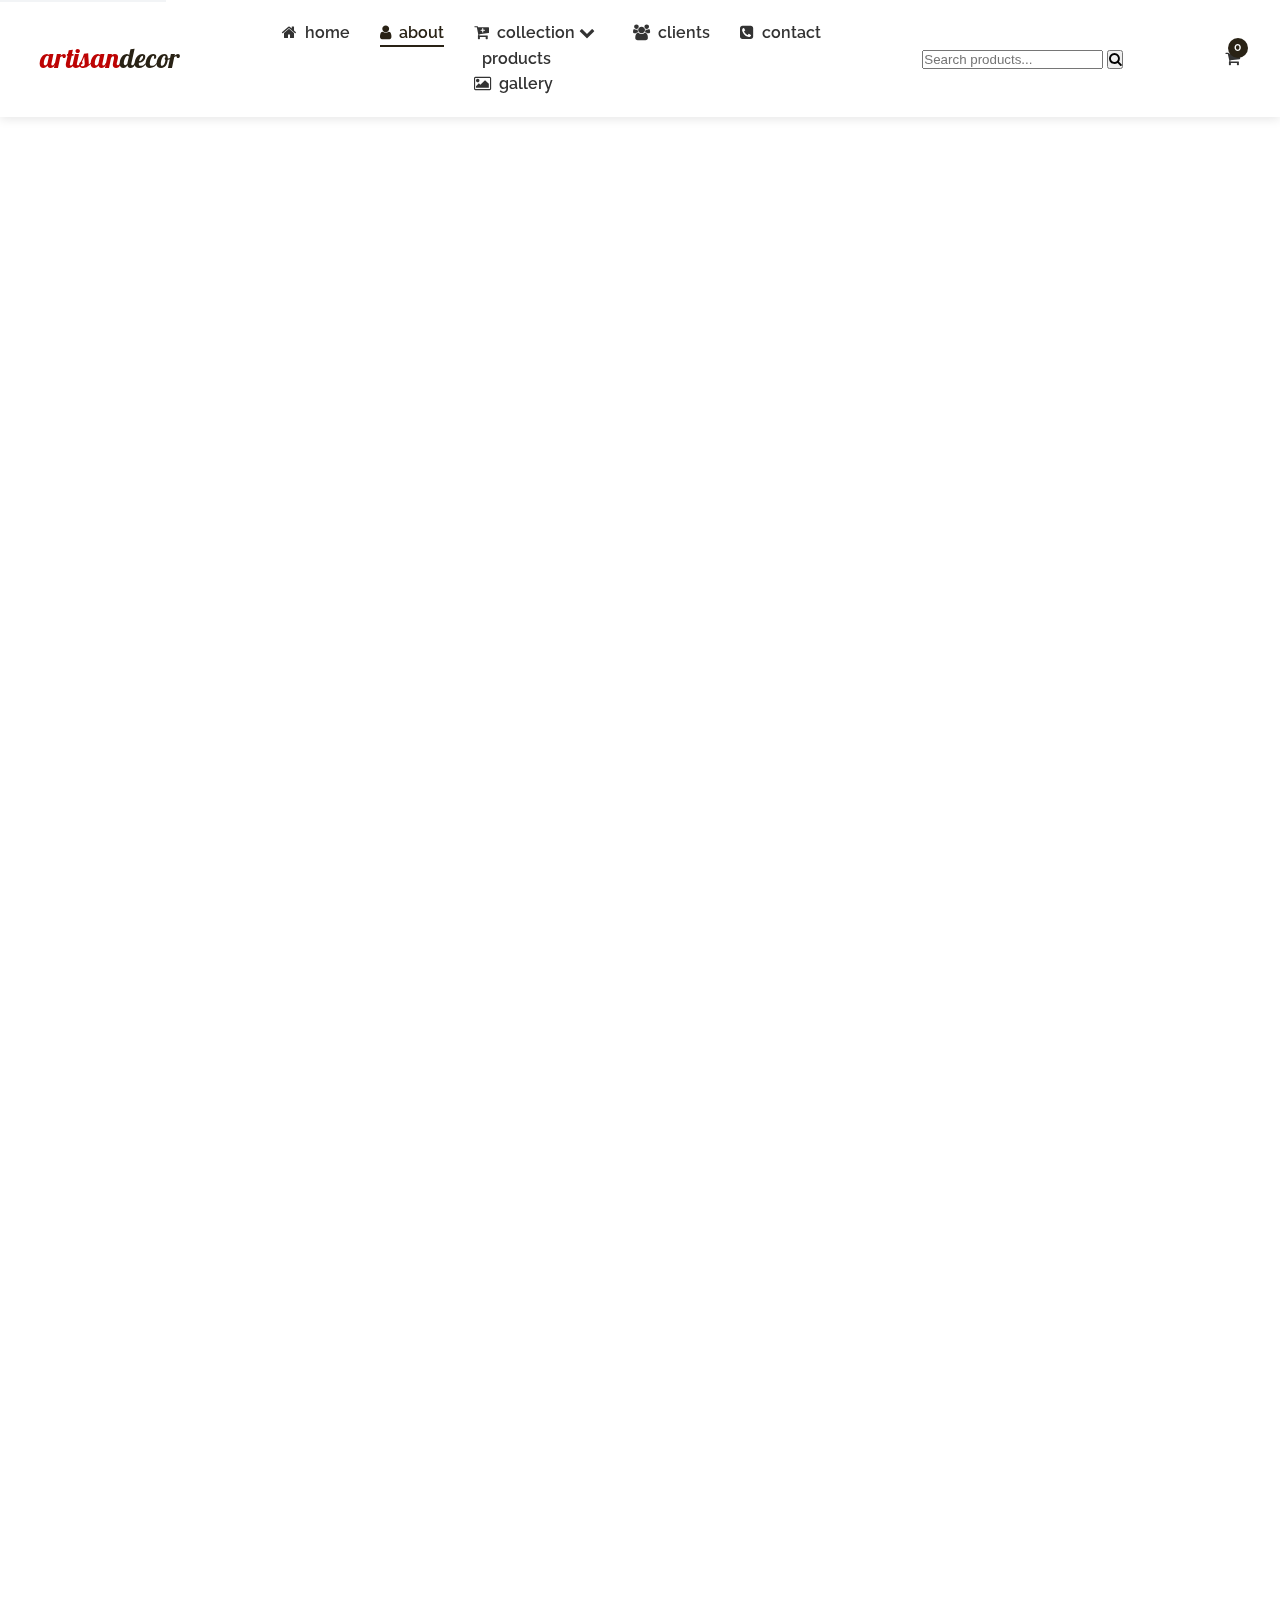
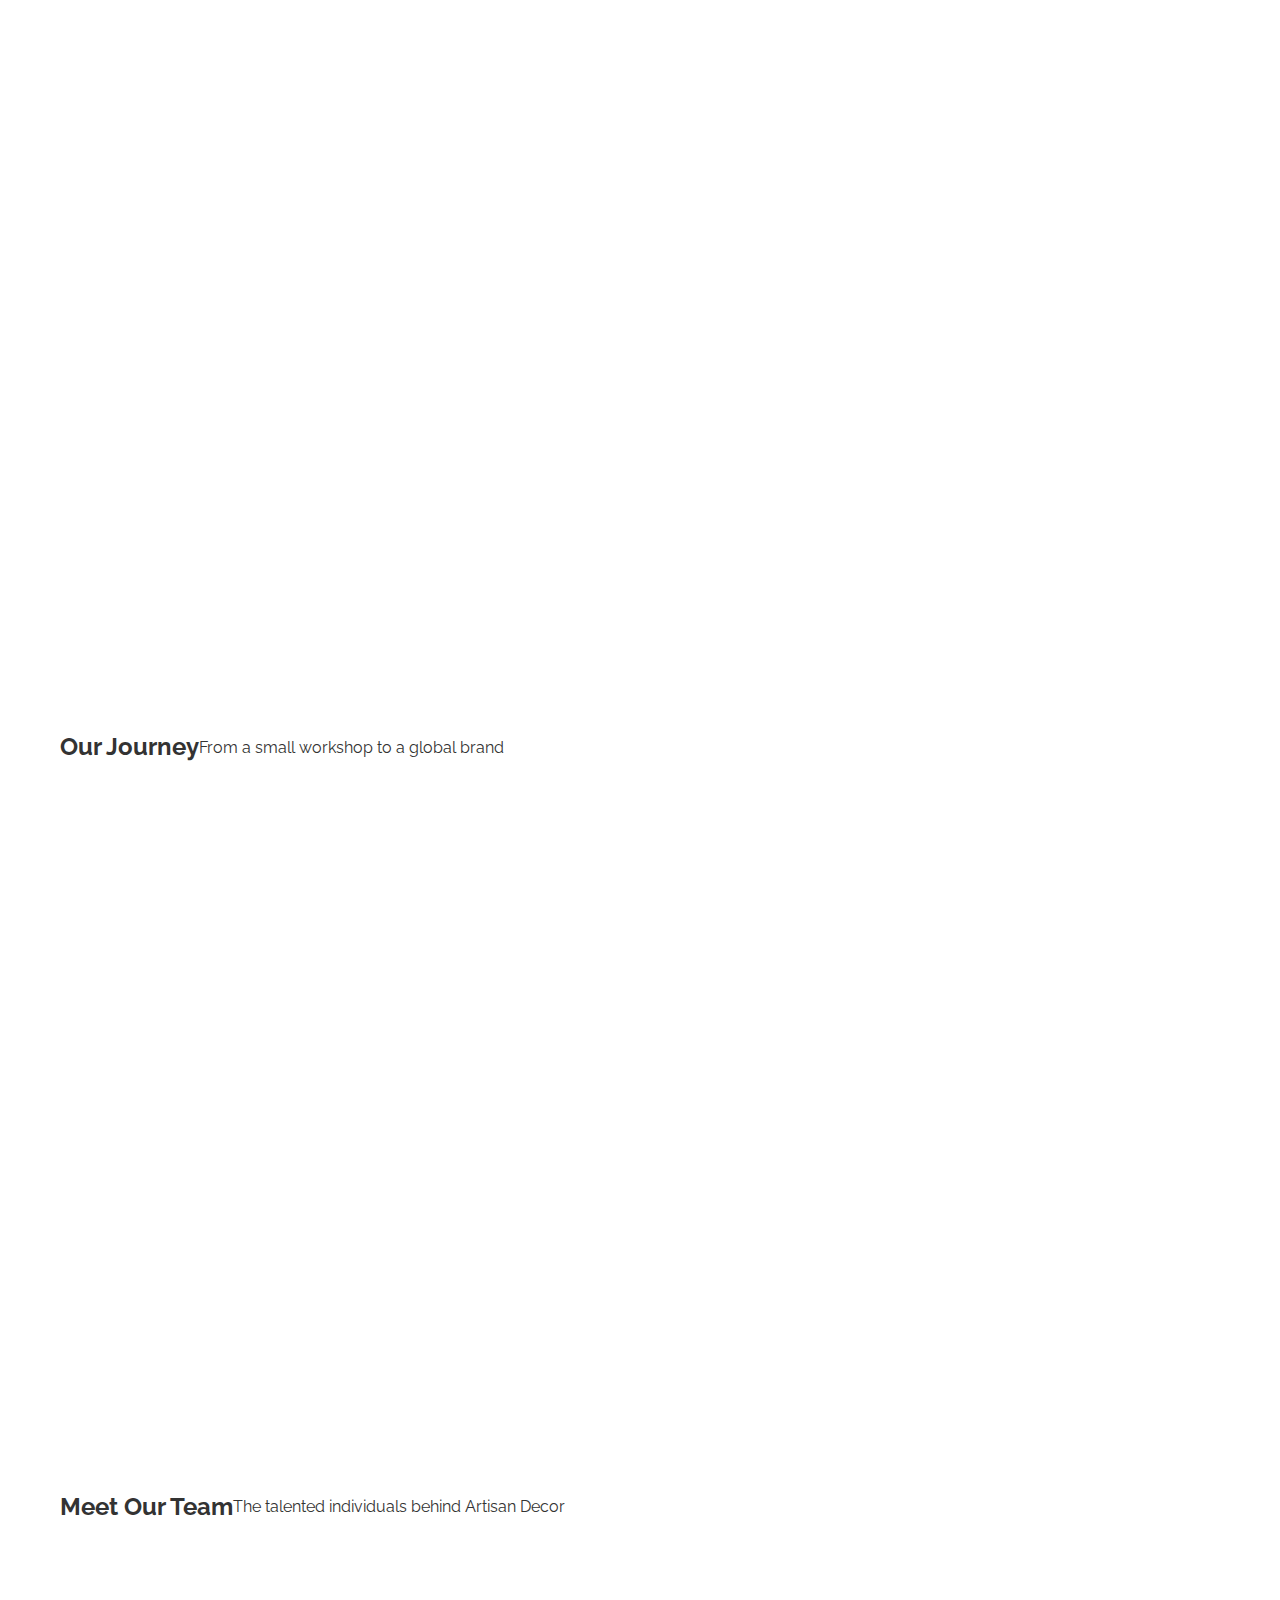
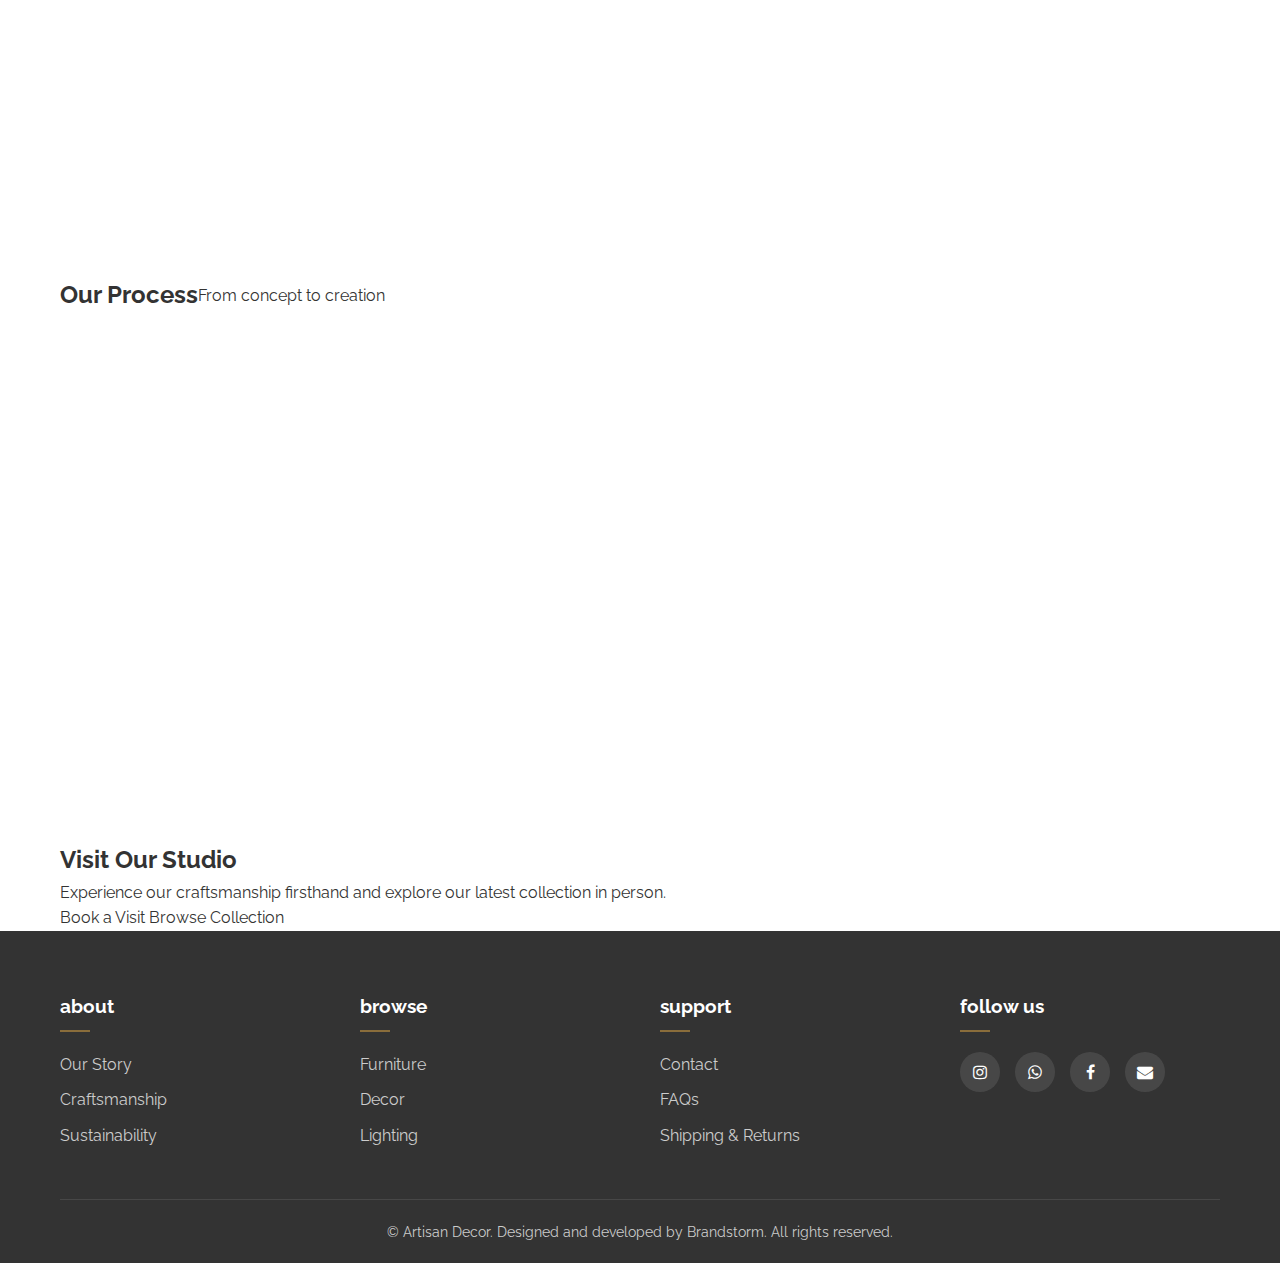
<file: about/about.html>
<!DOCTYPE html>
<html lang="en">
<head>
    <meta charset="UTF-8">
    <meta name="viewport" content="width=device-width, initial-scale=1.0">
    <title>About Us - Artisan Decor</title>
    <link rel="stylesheet" href="about.css">
    <link rel="stylesheet" href="https://cdnjs.cloudflare.com/ajax/libs/font-awesome/4.7.0/css/font-awesome.min.css">
    <link rel="stylesheet" href="https://fonts.googleapis.com/css2?family=Lobster&display=swap">
    <link rel="stylesheet" href="https://fonts.googleapis.com/css2?family=Raleway:wght@400;600;700&display=swap">
</head>
<body>
    <!-- Skip link for accessibility -->
    <a href="#main-content" class="skip-link">Skip to main content</a>
    
    <!-- Navigation Bar -->
    <div class="menu-bar">
        <a href="../index.html" class="logo">artisan<span>decor</span></a>
        
        <!-- Mobile Menu Toggle -->
        <div class="menu-toggle" id="mobile-menu-btn" aria-label="Toggle navigation menu" aria-expanded="false">
            <span class="bar"></span>
            <span class="bar"></span>
            <span class="bar"></span>
        </div>
        
        <ul id="nav-menu" role="navigation">
            <li><a href="../index.html"><i class="fa fa-home"></i>home</a></li>
            <li class="active"><a href="#"><i class="fa fa-user"></i>about</a></li>
            <li class="dropdown-container">
                <a href="../index.html#collection" class="dropdown-toggle" aria-haspopup="true" aria-expanded="false" role="button">
                    <i class="fa fa-cart-plus"></i>collection
                    <i class="fa fa-chevron-down dropdown-arrow"></i>
                </a>
                <div class="sub-menu-1" role="menu">
                    <ul>
                        <li><a href="../index.html#collection" role="menuitem"><i class="fa fa-box"></i>products</a></li>
                        <li><a href="#" role="menuitem"><i class="fa fa-image"></i>gallery</a></li>
                    </ul>
                </div>
            </li>
            <li><a href="#"><i class="fa fa-users"></i>clients</a></li>
            <li><a href="#"><i class="fa fa-phone-square"></i>contact</a></li>
        </ul>
        
        <!-- Search Container -->
        <div class="search-container" id="search-container">
            <input type="text" class="search-input" id="search-input" placeholder="Search products..." aria-label="Search products">
            <button class="search-btn" id="search-btn" aria-label="Search"><i class="fa fa-search"></i></button>
        </div>
        
        <!-- Cart Icon -->
        <div class="cart-icon" id="cart-icon" aria-label="Shopping cart">
            <a href="../cart/cart.html" style="text-decoration: none; color: inherit;">
                <i class="fa fa-shopping-cart"></i>
                <span class="cart-count" id="cart-count">0</span>
            </a>
        </div>
    </div>
    
    <!-- Menu Overlay -->
    <div class="menu-overlay" id="menu-overlay"></div>

    <!-- Hero Section -->
    <section class="hero-section" id="main-content">
        <div class="hero-content">
            <h1>Our Story</h1>
            <p>Crafting timeless pieces with soul and purpose</p>
        </div>
    </section>

    <!-- About Content Section -->
    <section class="about-content-section">
        <div class="container">
            <div class="content-wrapper">
                <div class="text-content">
                    <h2>Rooted in Craft. Inspired by Space.</h2>
                    <p class="about-text">Artisan Decor began with a simple belief: that every home deserves pieces with soul. We design for those who value quiet beauty, enduring materials, and the subtle power of intentional living.</p>
                    <p class="about-text">Our studio blends tradition with modernity—drawing from heritage techniques, natural textures, and a deep respect for form. Each item is a reflection of our commitment to thoughtful design and timeless character.</p>
                    <div class="values-container">
                        <div class="value-item">
                            <div class="value-icon">
                                <i class="fa fa-leaf"></i>
                            </div>
                            <h3>Sustainability</h3>
                            <p>We source materials responsibly and craft with minimal environmental impact.</p>
                        </div>
                        <div class="value-item">
                            <div class="value-icon">
                                <i class="fa fa-handshake-o"></i>
                            </div>
                            <h3>Craftsmanship</h3>
                            <p>Each piece is handcrafted by skilled artisans who pour their heart into their work.</p>
                        </div>
                        <div class="value-item">
                            <div class="value-icon">
                                <i class="fa fa-heart"></i>
                            </div>
                            <h3>Passion</h3>
                            <p>We are driven by a love for design and a desire to create meaningful spaces.</p>
                        </div>
                    </div>
                </div>
                <div class="image-content">
                    <img src="../images/aboutpage.png" alt="Artisan Studio" class="studio-img">
                </div>
            </div>
        </div>
    </section>

    <!-- Timeline Section -->
    <section class="timeline-section">
        <div class="container">
            <div class="section-header">
                <h2>Our Journey</h2>
                <p>From a small workshop to a global brand</p>
            </div>
            <div class="timeline">
                <div class="timeline-item">
                    <div class="timeline-marker"></div>
                    <div class="timeline-content">
                        <h3>2010</h3>
                        <h4>The Beginning</h4>
                        <p>Artisan Decor started as a small workshop in a quiet neighborhood, with just two artisans and a shared vision.</p>
                    </div>
                </div>
                <div class="timeline-item">
                    <div class="timeline-marker"></div>
                    <div class="timeline-content">
                        <h3>2013</h3>
                        <h4>First Collection</h4>
                        <p>Launched our debut collection at a local design fair, receiving recognition for our unique approach to sustainable design.</p>
                    </div>
                </div>
                <div class="timeline-item">
                    <div class="timeline-marker"></div>
                    <div class="timeline-content">
                        <h3>2016</h3>
                        <h4>Expansion</h4>
                        <p>Opened our flagship showroom and expanded our team of artisans to meet growing demand.</p>
                    </div>
                </div>
                <div class="timeline-item">
                    <div class="timeline-marker"></div>
                    <div class="timeline-content">
                        <h3>2019</h3>
                        <h4>International Recognition</h4>
                        <p>Received the International Design Award for our commitment to craftsmanship and sustainability.</p>
                    </div>
                </div>
                <div class="timeline-item">
                    <div class="timeline-marker"></div>
                    <div class="timeline-content">
                        <h3>2023</h3>
                        <h4>Global Community</h4>
                        <p>Today, we're proud to serve a global community of design enthusiasts who share our values and appreciation for craftsmanship.</p>
                    </div>
                </div>
            </div>
        </div>
    </section>

    <!-- Team Section -->
    <section class="team-section">
        <div class="container">
            <div class="section-header">
                <h2>Meet Our Team</h2>
                <p>The talented individuals behind Artisan Decor</p>
            </div>
            <div class="team-grid">
                <div class="team-member">
                    <div class="member-image">
                        <img src="../images/team1.png" alt="Founder & Creative Director">
                    </div>
                    <div class="member-info">
                        <h3>Emma Rodriguez</h3>
                        <p class="member-role">Founder & Creative Director</p>
                        <p class="member-bio">With over 15 years of experience in sustainable design, Emma founded Artisan Decor with a vision to create meaningful pieces that tell stories.</p>
                        <div class="member-social">
                            <a href="#"><i class="fa fa-linkedin"></i></a>
                            <a href="#"><i class="fa fa-instagram"></i></a>
                        </div>
                    </div>
                </div>
                <div class="team-member">
                    <div class="member-image">
                        <img src="../images/team2.png" alt="Master Artisan">
                    </div>
                    <div class="member-info">
                        <h3>James Chen</h3>
                        <p class="member-role">Master Artisan</p>
                        <p class="member-bio">James brings traditional woodworking techniques to contemporary designs, creating pieces that honor heritage while embracing modern aesthetics.</p>
                        <div class="member-social">
                            <a href="#"><i class="fa fa-linkedin"></i></a>
                            <a href="#"><i class="fa fa-instagram"></i></a>
                        </div>
                    </div>
                </div>
                <div class="team-member">
                    <div class="member-image">
                        <img src="../images/team3.png" alt="Design Lead">
                    </div>
                    <div class="member-info">
                        <h3>Sofia Patel</h3>
                        <p class="member-role">Design Lead</p>
                        <p class="member-bio">Sofia's background in textile design brings a unique perspective to our collections, with a focus on texture, color, and sustainable materials.</p>
                        <div class="member-social">
                            <a href="#"><i class="fa fa-linkedin"></i></a>
                            <a href="#"><i class="fa fa-instagram"></i></a>
                        </div>
                    </div>
                </div>
                <div class="team-member">
                    <div class="member-image">
                        <img src="../images/team4.png" alt="Operations Manager">
                    </div>
                    <div class="member-info">
                        <h3>Michael Thompson</h3>
                        <p class="member-role">Operations Manager</p>
                        <p class="member-bio">Michael ensures that every piece meets our quality standards and reaches our customers safely, managing our global supply chain with care.</p>
                        <div class="member-social">
                            <a href="#"><i class="fa fa-linkedin"></i></a>
                            <a href="#"><i class="fa fa-instagram"></i></a>
                        </div>
                    </div>
                </div>
            </div>
        </div>
    </section>

    <!-- Process Section -->
    <section class="process-section">
        <div class="container">
            <div class="section-header">
                <h2>Our Process</h2>
                <p>From concept to creation</p>
            </div>
            <div class="process-grid">
                <div class="process-step">
                    <div class="step-number">1</div>
                    <h3>Inspiration</h3>
                    <p>Every design begins with inspiration drawn from nature, architecture, and cultural heritage.</p>
                </div>
                <div class="process-step">
                    <div class="step-number">2</div>
                    <h3>Design</h3>
                    <p>Our design team creates detailed sketches and digital models, refining every detail.</p>
                </div>
                <div class="process-step">
                    <div class="step-number">3</div>
                    <h3>Material Selection</h3>
                    <p>We carefully select sustainable materials that align with our design vision and values.</p>
                </div>
                <div class="process-step">
                    <div class="step-number">4</div>
                    <h3>Crafting</h3>
                    <p>Skilled artisans bring each design to life using traditional techniques and modern tools.</p>
                </div>
                <div class="process-step">
                    <div class="step-number">5</div>
                    <h3>Quality Check</h3>
                    <p>Each piece undergoes rigorous quality checks to ensure it meets our standards.</p>
                </div>
                <div class="process-step">
                    <div class="step-number">6</div>
                    <h3>Delivery</h3>
                    <p>We carefully package and deliver each piece to its new home, ready to be cherished for years.</p>
                </div>
            </div>
        </div>
    </section>

    <!-- CTA Section -->
    <section class="cta-section">
        <div class="container">
            <div class="cta-content">
                <h2>Visit Our Studio</h2>
                <p>Experience our craftsmanship firsthand and explore our latest collection in person.</p>
                <div class="cta-buttons">
                    <a href="#" class="btn btn-primary">Book a Visit</a>
                    <a href="../index.html#collection" class="btn btn-secondary">Browse Collection</a>
                </div>
            </div>
        </div>
    </section>

    <!-- Footer -->
    <footer class="footer">
        <div class="container">
            <div class="footer-content">
                <div class="footer-column">
                    <h3>About</h3>
                    <ul>
                        <li><a href="#">Our Story</a></li>
                        <li><a href="#">Craftsmanship</a></li>
                        <li><a href="#">Sustainability</a></li>
                    </ul>
                </div>
                <div class="footer-column">
                    <h3>Browse</h3>
                    <ul>
                        <li><a href="../index.html#collection">Furniture</a></li>
                        <li><a href="../index.html#collection">Decor</a></li>
                        <li><a href="../index.html#collection">Lighting</a></li>
                    </ul>
                </div>
                <div class="footer-column">
                    <h3>Support</h3>
                    <ul>
                        <li><a href="#">Contact</a></li>
                        <li><a href="#">FAQs</a></li>
                        <li><a href="#">Shipping & Returns</a></li>
                    </ul>
                </div>
                <div class="footer-column">
                    <h3>Follow Us</h3>
                    <div class="social-links">
                        <a href="#" class="social-link"><i class="fa fa-instagram"></i></a>
                        <a href="#" class="social-link"><i class="fa fa-whatsapp"></i></a>
                        <a href="#" class="social-link"><i class="fa fa-facebook"></i></a>
                        <a href="#" class="social-link"><i class="fa fa-envelope"></i></a>
                    </div>
                </div>
            </div>
            <div class="footer-bottom">
                <p>&copy; Artisan Decor. Designed and developed by Brandstorm. All rights reserved.</p>
            </div>
        </div>
    </footer>

    <script src="about.js"></script>
</body>
</html>
</file>
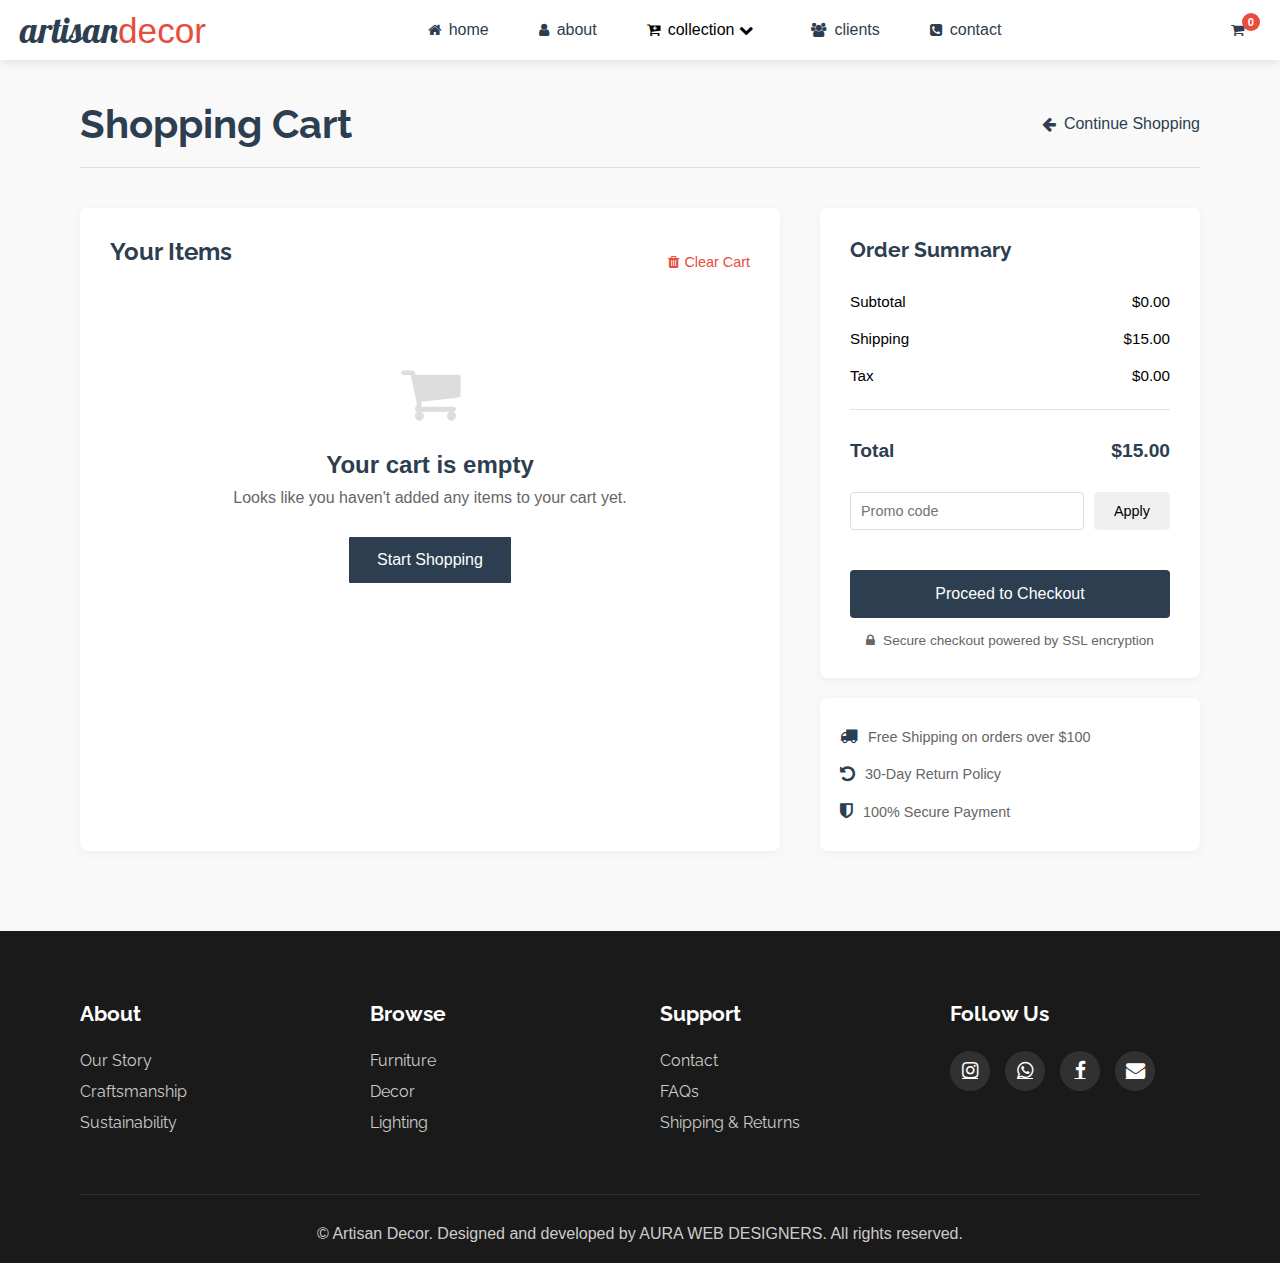
<file: cart/cart.html>
<!DOCTYPE html>
<html lang="en">
<head>
    <meta charset="UTF-8">
    <meta name="viewport" content="width=device-width, initial-scale=1.0">
    <title>Shopping Cart - Artisan Decor</title>
    <link rel="stylesheet" href="cart.css">
    <link rel="stylesheet" href="../styles.css">
    <link rel="stylesheet" href="https://cdnjs.cloudflare.com/ajax/libs/font-awesome/4.7.0/css/font-awesome.min.css">
    <link rel="stylesheet" href="https://fonts.googleapis.com/css2?family=Lobster&display=swap">
    <link rel="stylesheet" href="https://fonts.googleapis.com/css2?family=Raleway:wght@400;600;700&display=swap">
</head>
<body>
    <!-- Skip link for accessibility -->
    <a href="#main-content" class="skip-link">Skip to main content</a>
    
    <!-- Navigation Bar -->
    <div class="menu-bar">
        <a href="index.html" class="logo">artisan<span>decor</span></a>
        
        <!-- Mobile Menu Toggle -->
        <div class="menu-toggle" id="mobile-menu-btn" aria-label="Toggle navigation menu" aria-expanded="false">
            <span class="bar"></span>
            <span class="bar"></span>
            <span class="bar"></span>
        </div>
        
        <ul id="nav-menu" role="navigation">
            <li><a href="../index.html"><i class="fa fa-home"></i>home</a></li>
            <li><a href="../about/about.html"><i class="fa fa-user"></i>about</a></li>
            <li class="dropdown-container">
                <a href="../coll/coll.html" class="dropdown-toggle" aria-haspopup="true" aria-expanded="false">
                    <i class="fa fa-cart-plus"></i>collection
                    <i class="fa fa-chevron-down dropdown-arrow"></i>
                </a>
                <div class="sub-menu-1" role="menu">
                    <ul>
                        <li><a href="../coll/coll.html" role="menuitem"><i class="fa fa-box"></i>products</a></li>
                        <li><a href="#" role="menuitem"><i class="fa fa-image"></i>gallery</a></li>
                    </ul>
                </div>
            </li>
            <li><a href="index.html#testimonials"><i class="fa fa-users"></i>clients</a></li>
            <li><a href="index.html#contact"><i class="fa fa-phone-square"></i>contact</a></li>
        </ul>
        
        <!-- Cart Icon -->
        <div class="cart-icon active" id="cart-icon" aria-label="Shopping cart">
            <i class="fa fa-shopping-cart"></i>
            <span class="cart-count" id="cart-count">0</span>
        </div>
    </div>
    
    <!-- Menu Overlay -->
    <div class="menu-overlay" id="menu-overlay"></div>

    <!-- Cart Page Content -->
    <div class="cart-page" id="main-content">
        <div class="container">
            <div class="cart-page-header">
                <h1>Shopping Cart</h1>
                <a href="../index.html#collection" class="continue-shopping">
                    <i class="fa fa-arrow-left"></i> Continue Shopping
                </a>
            </div>
            
            <div class="cart-page-content">
                <!-- Cart Items Section -->
                <div class="cart-items-section">
                    <div class="cart-items-header">
                        <h2>Your Items</h2>
                        <button class="clear-cart-btn" id="clear-cart-btn">
                            <i class="fa fa-trash"></i> Clear Cart
                        </button>
                    </div>
                    
                    <div class="cart-items-container" id="cart-items-container">
                        <!-- Cart items will be dynamically added here -->
                    </div>
                    
                    <div class="cart-empty" id="cart-empty" style="display: none;">
                        <div class="empty-cart-icon">
                            <i class="fa fa-shopping-cart"></i>
                        </div>
                        <h3>Your cart is empty</h3>
                        <p>Looks like you haven't added any items to your cart yet.</p>
                        <a href="../index.html#collection" class="btn btn-primary">Start Shopping</a>
                    </div>
                </div>
                
                <!-- Order Summary Section -->
                <div class="order-summary-section">
                    <div class="order-summary-card">
                        <h2>Order Summary</h2>
                        
                        <div class="summary-row">
                            <span>Subtotal</span>
                            <span class="subtotal" id="subtotal">$0.00</span>
                        </div>
                        
                        <div class="summary-row">
                            <span>Shipping</span>
                            <span class="shipping" id="shipping">$0.00</span>
                        </div>
                        
                        <div class="summary-row">
                            <span>Tax</span>
                            <span class="tax" id="tax">$0.00</span>
                        </div>
                        
                        <div class="summary-divider"></div>
                        
                        <div class="summary-row total">
                            <span>Total</span>
                            <span class="total-amount" id="total-amount">$0.00</span>
                        </div>
                        
                        <div class="promo-code">
                            <input type="text" id="promo-code" placeholder="Promo code">
                            <button class="apply-promo-btn" id="apply-promo-btn">Apply</button>
                        </div>
                        
                        <button class="btn btn-primary checkout-btn" id="checkout-btn">
                            Proceed to Checkout
                        </button>
                        
                        <div class="security-info">
                            <i class="fa fa-lock"></i>
                            <span>Secure checkout powered by SSL encryption</span>
                        </div>
                    </div>
                    
                    <!-- Trust Badges -->
                    <div class="trust-badges">
                        <div class="badge">
                            <i class="fa fa-truck"></i>
                            <span>Free Shipping on orders over $100</span>
                        </div>
                        <div class="badge">
                            <i class="fa fa-undo"></i>
                            <span>30-Day Return Policy</span>
                        </div>
                        <div class="badge">
                            <i class="fa fa-shield"></i>
                            <span>100% Secure Payment</span>
                        </div>
                    </div>
                </div>
            </div>
        </div>
    </div>

    <!-- Checkout Modal -->
    <div id="checkout-modal" class="modal">
        <div class="modal-content checkout-modal-content">
            <div class="checkout-header">
                <h2>Checkout</h2>
                <span class="close-modal">&times;</span>
            </div>
            <div class="checkout-body">
                <div class="order-summary">
                    <h3>Order Summary</h3>
                    <div class="order-items">
                        <!-- Order items will be dynamically added here -->
                    </div>
                    <div class="order-total">
                        <span>Total: </span>
                        <span class="order-total-amount">$0</span>
                    </div>
                </div>
                <form class="customer-info-form">
                    <h3>Your Information</h3>
                    <div class="form-row">
                        <div class="form-group">
                            <label for="customer-name">Full Name</label>
                            <input type="text" id="customer-name" required>
                        </div>
                    </div>
                    <div class="form-row">
                        <div class="form-group">
                            <label for="customer-email">Email</label>
                            <input type="email" id="customer-email" required>
                        </div>
                    </div>
                    <div class="form-row">
                        <div class="form-group">
                            <label for="customer-phone">Phone Number</label>
                            <input type="tel" id="customer-phone" required>
                        </div>
                    </div>
                    <div class="form-row">
                        <div class="form-group">
                            <label for="customer-address">Delivery Address</label>
                            <input type="text" id="customer-address" required>
                        </div>
                    </div>
                    <div class="form-row">
                        <div class="form-group">
                            <label for="customer-notes">Order Notes (Optional)</label>
                            <textarea id="customer-notes" rows="3"></textarea>
                        </div>
                    </div>
                    <button type="submit" class="btn btn-primary place-order-btn">Place Order</button>
                </form>
            </div>
        </div>
    </div>

    <!-- Order Confirmation Modal -->
    <div id="confirmation-modal" class="modal">
        <div class="modal-content confirmation-modal-content">
            <div class="confirmation-header">
                <h2>Order Confirmation</h2>
            </div>
            <div class="confirmation-body">
                <div class="success-icon">
                    <i class="fa fa-check-circle"></i>
                </div>
                <h3>Thank You for Your Order!</h3>
                <p>Your order has been successfully placed. We'll send you an email confirmation shortly with your order details.</p>
                <p>Order Number: <span class="order-number">#12345</span></p>
                <button class="btn btn-primary close-confirmation-btn">Continue Shopping</button>
            </div>
        </div>
    </div>

    <!-- Footer -->
    <footer class="footer">
        <div class="container">
            <div class="footer-content">
                <div class="footer-column">
                    <h3>About</h3>
                    <ul>
                        <li><a href="../about/about.html">Our Story</a></li>
                        <li><a href="#">Craftsmanship</a></li>
                        <li><a href="#">Sustainability</a></li>
                    </ul>
                </div>
                <div class="footer-column">
                    <h3>Browse</h3>
                    <ul>
                        <li><a href="../coll/coll.html">Furniture</a></li>
                        <li><a href="../coll/coll.html">Decor</a></li>
                        <li><a href="../coll/coll.html">Lighting</a></li>
                    </ul>
                </div>
                <div class="footer-column">
                    <h3>Support</h3>
                    <ul>
                        <li><a href="../contact/contact.html">Contact</a></li>
                        <li><a href="#">FAQs</a></li>
                        <li><a href="#">Shipping & Returns</a></li>
                    </ul>
                </div>
                <div class="footer-column">
                    <h3>Follow Us</h3>
                    <div class="social-links">
                        <a href="https://instagram.com/aurawebdesigners?igsh=YzljYTk10Dg3Zg==" class="social-link"><i class="fa fa-instagram"></i></a>
                        <a href="https://instagram.com/aurawebdesigners?igsh=YzljYTk10Dg3Zg==" class="social-link"><i class="fa fa-whatsapp"></i></a>
                        <a href="https://instagram.com/aurawebdesigners?igsh=YzljYTk10Dg3Zg==" class="social-link"><i class="fa fa-facebook"></i></a>
                        <a href="https://instagram.com/aurawebdesigners?igsh=YzljYTk10Dg3Zg==" class="social-link"><i class="fa fa-envelope"></i></a>
                    </div>
                </div>
            </div>
            <div class="footer-bottom">
                <p>&copy; Artisan Decor. Designed and developed by AURA WEB DESIGNERS. All rights reserved.</p>
            </div>
        </div>
    </footer>

    <script src="cart.js"></script>
</body>
</html>
</file>
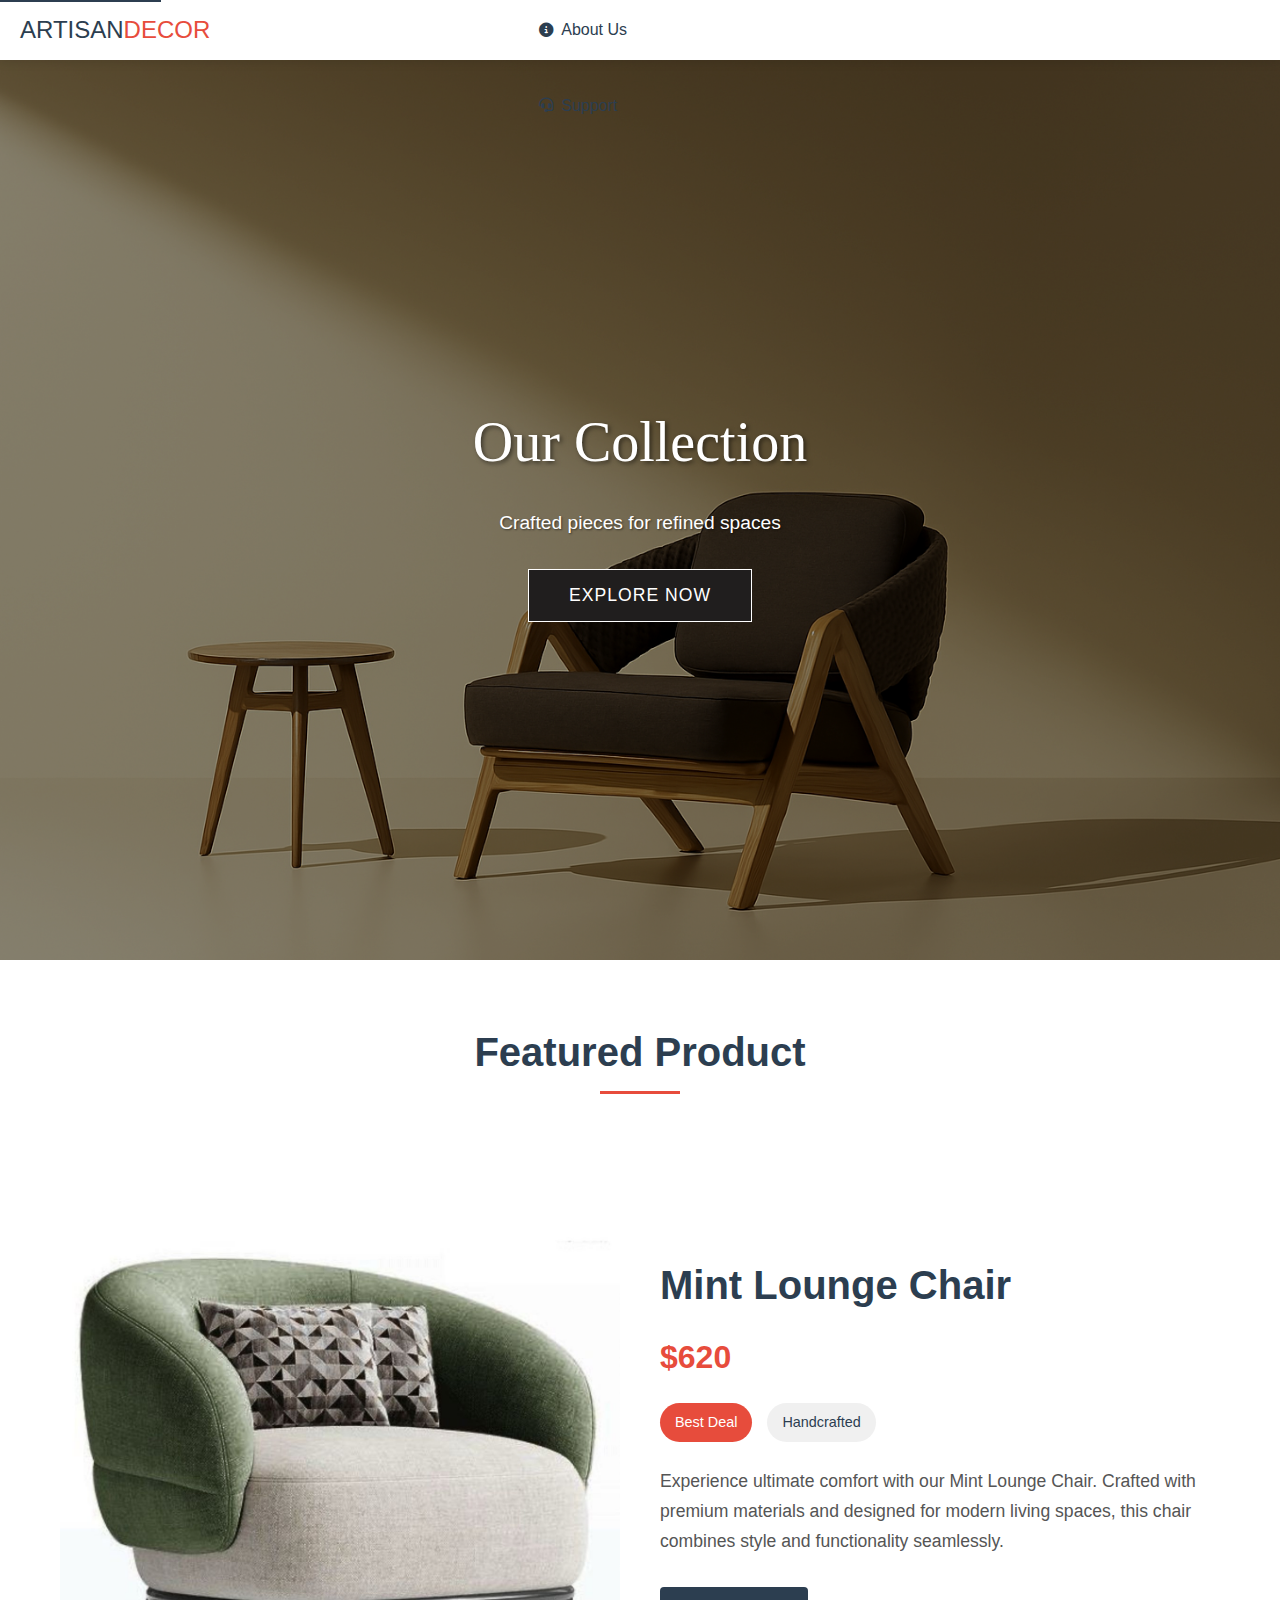
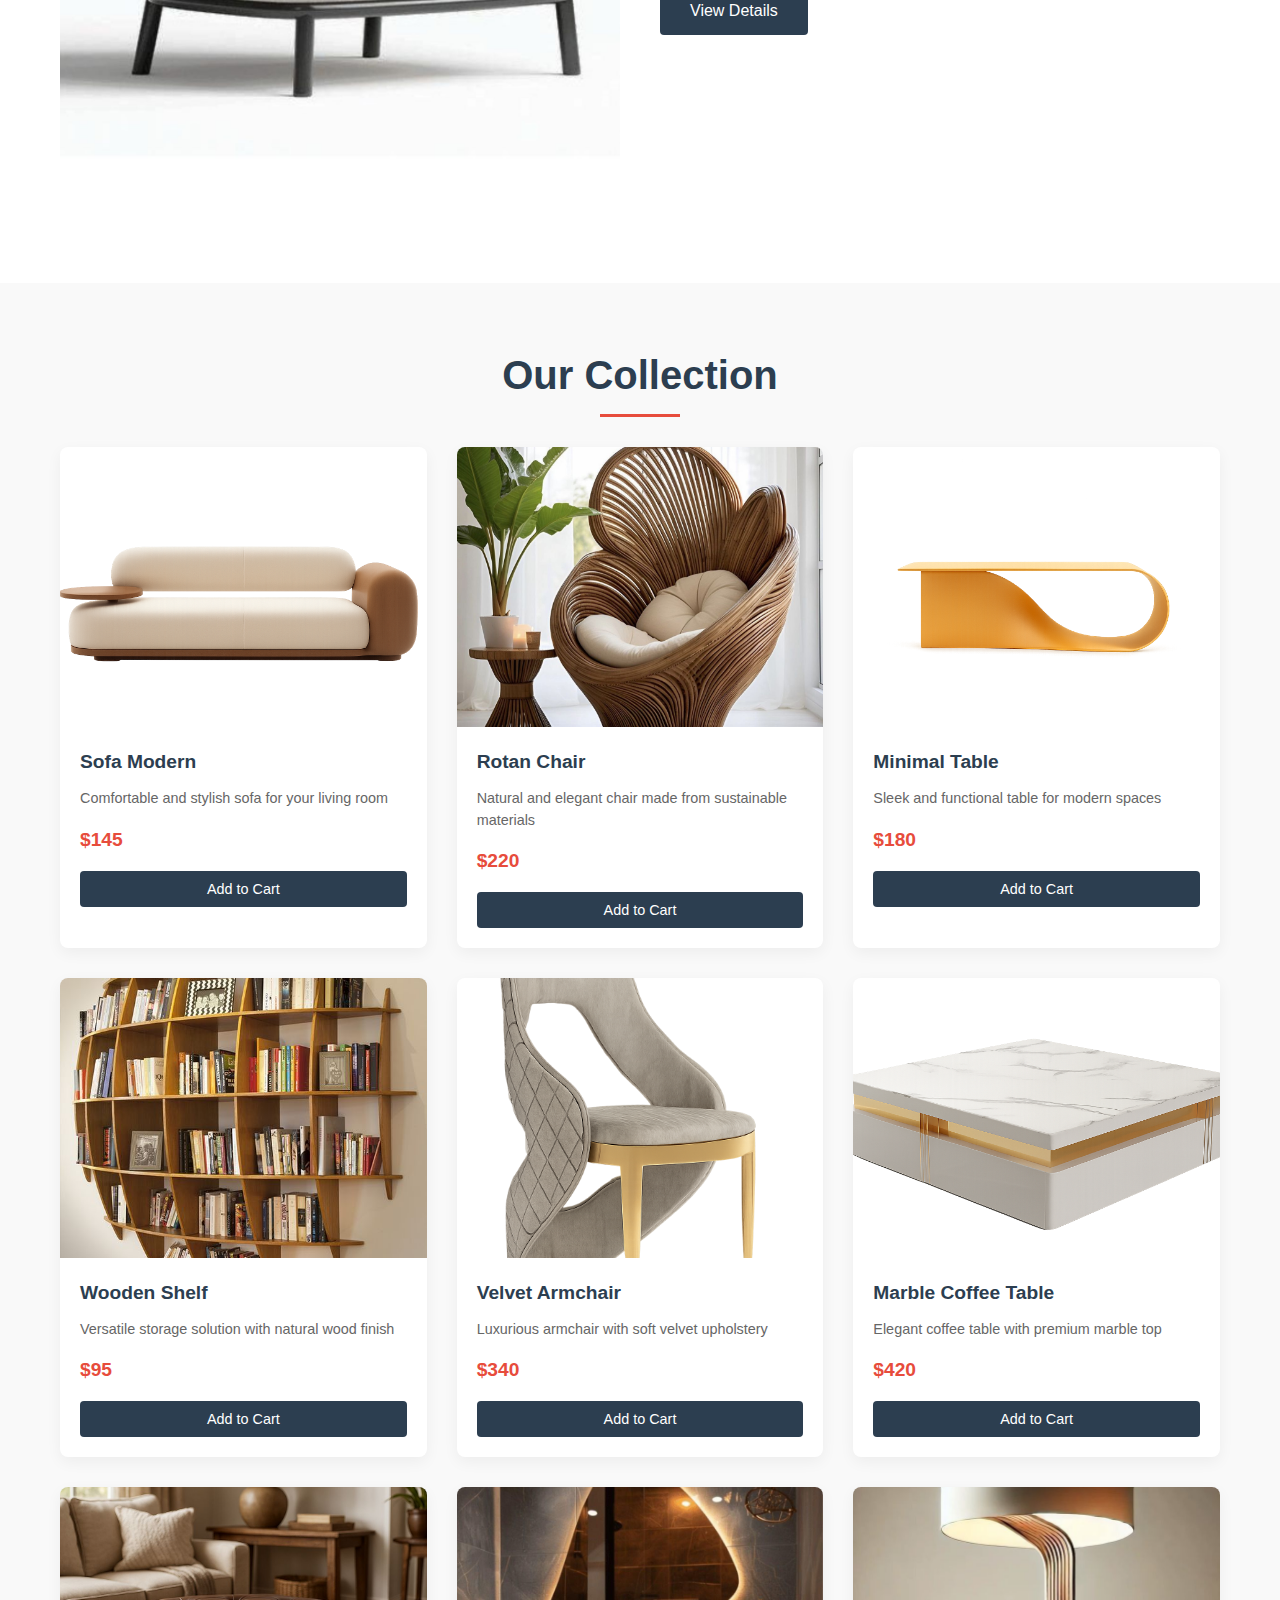
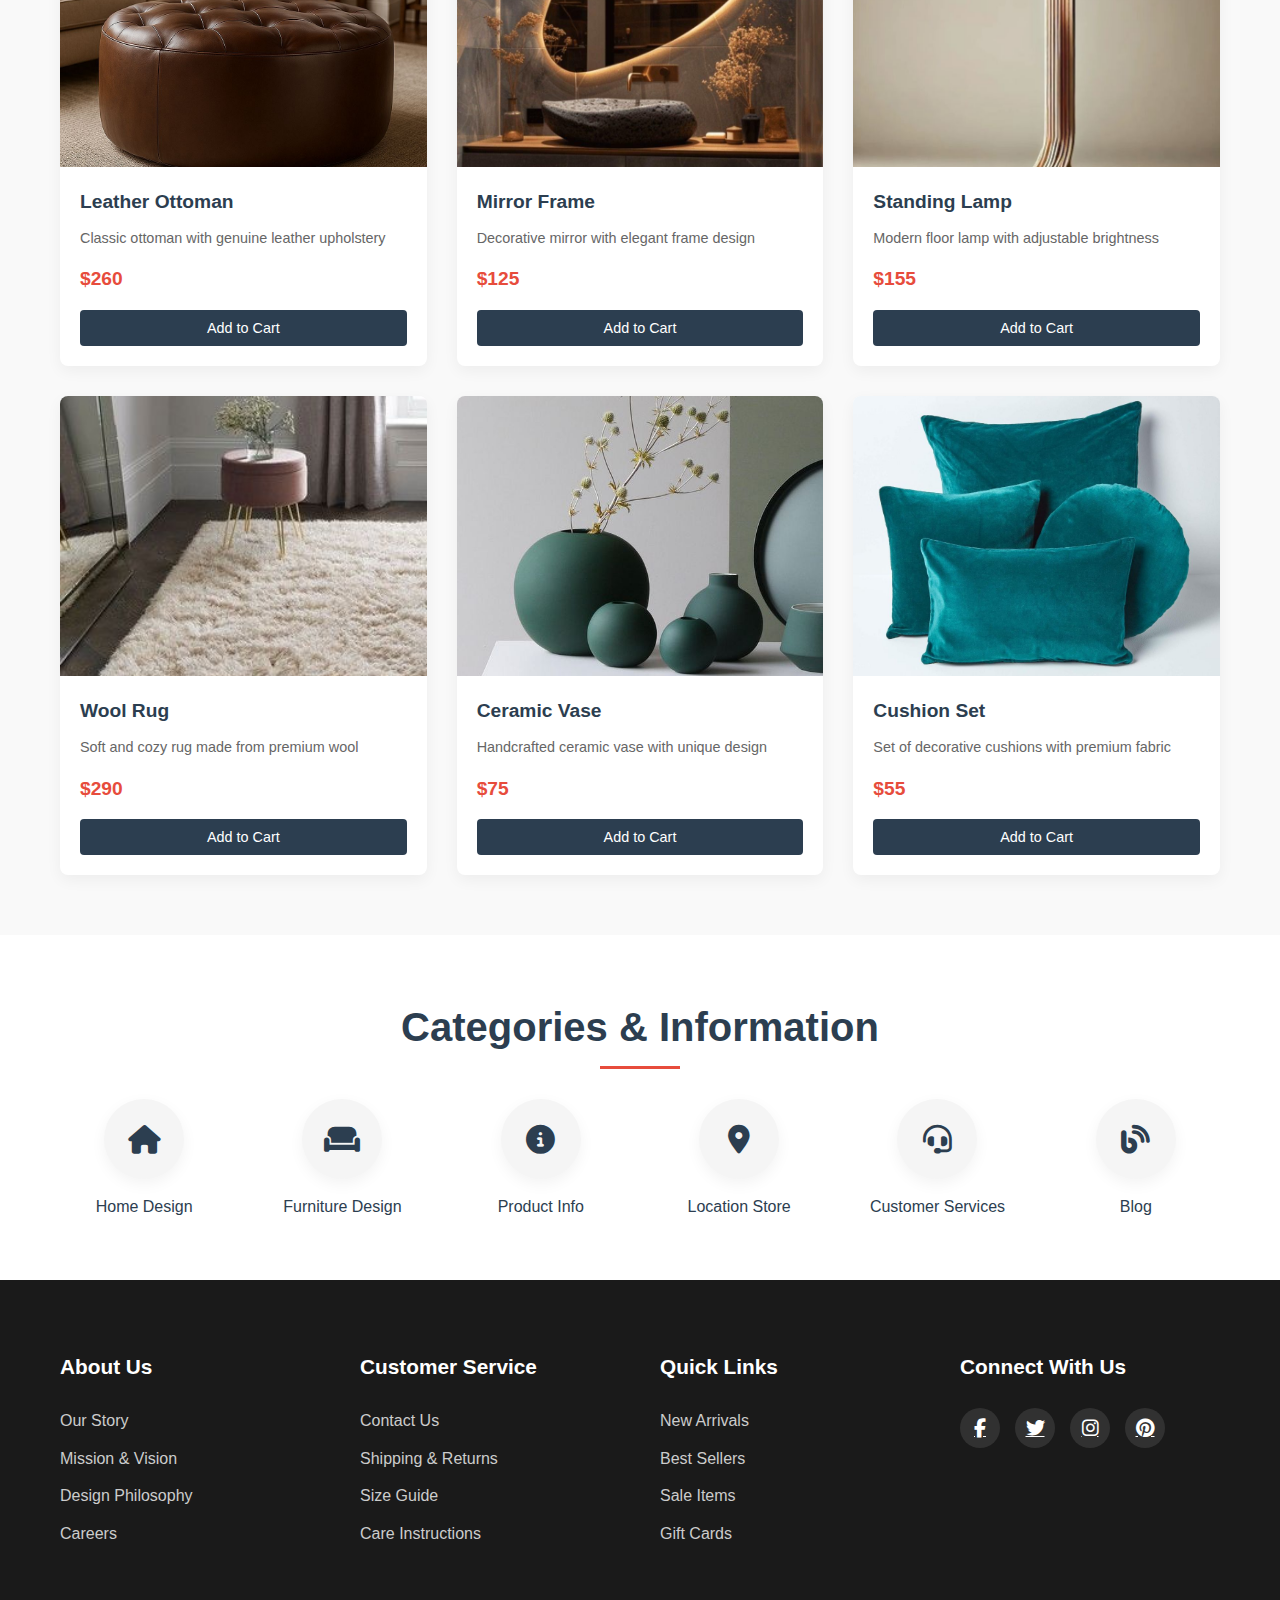
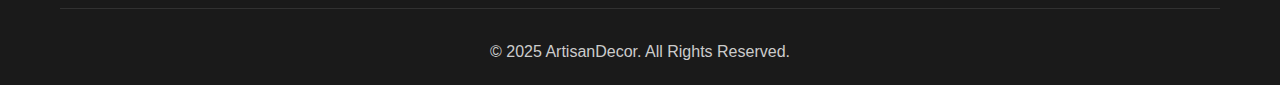
<file: coll/coll.html>
<!DOCTYPE html>
<html lang="en">
<head>
    <meta charset="UTF-8">
    <meta name="viewport" content="width=device-width, initial-scale=1.0">
    <title>ArtisanDecor - Modern Home Interior Collection</title>
    <link rel="stylesheet" href="https://cdnjs.cloudflare.com/ajax/libs/font-awesome/6.4.0/css/all.min.css">
    <link rel="stylesheet" href="coll.css">
</head>
<body>
    <!-- Skip link for accessibility -->
    <a href="#main-content" class="skip-link">Skip to main content</a>

    <!-- Navigation Bar -->
    <header class="menu-bar">
        <a href="#" class="logo">ARTISAN<span>DECOR</span></a>
        
        <nav id="nav-menu">
            <ul>
                <li><a href="../index.html"><i class="fa fa-home"></i> Home</a></li>
                <li><a href="../about/about.html"><i class="fa fa-info-circle"></i> About Us</a></li>
                <li><a href="#"><i class="fa fa-headset"></i> Support</a></li>
            </ul>
        </nav>
        
        <div class="menu-right">
            <div class="menu-toggle">
                <span class="bar"></span>
                <span class="bar"></span>
                <span class="bar"></span>
            </div>
        </div>
        
        <div class="menu-overlay"></div>
    </header>

    <!-- Hero Section -->
    <section class="hero-section">
        <img src="../images/aboutpage.png" alt="Modern Interior" class="hero-image">
        <div class="hero-content">
            <h1 class="hero-title">Our Collection</h1>
            <p class="hero-subtitle">Crafted pieces for refined spaces</p>
            <button class="explore-btn">Explore Now</button>
        </div>
    </section>

    <!-- Main Content -->
    <main id="main-content">
        <!-- Featured Product Section -->
        <section class="featured-section">
            <div class="container">
                <h2 class="section-title">Featured Product</h2>
                
                <div class="featured-product">
                    <div class="featured-image">
                        <img src="../images/mint-lounge.png" alt="Mint Lounge Chair">
                    </div>
                    <div class="featured-details">
                        <h3 class="featured-name">Mint Lounge Chair</h3>
                        <p class="featured-price">$620</p>
                        <div class="featured-tags">
                            <span class="tag best-deal">Best Deal</span>
                            <span class="tag">Handcrafted</span>
                        </div>
                        <p class="featured-description">Experience ultimate comfort with our Mint Lounge Chair. Crafted with premium materials and designed for modern living spaces, this chair combines style and functionality seamlessly.</p>
                        <button class="featured-btn">View Details</button>
                    </div>
                </div>
            </div>
        </section>

        <!-- Collection Section -->
        <section class="collection-section">
            <div class="container">
                <h2 class="section-title">Our Collection</h2>
                
                <div class="product-grid">
                    <!-- Product 1 -->
                    <div class="product-card">
                        <div class="product-image-container">
                            <img src="../images/modern-sofa.png" alt="Sofa Modern" class="product-image">
                            <div class="product-overlay">
                                <button class="quick-view-btn">Quick View</button>
                            </div>
                        </div>
                        <div class="product-info">
                            <h3 class="product-name">Sofa Modern</h3>
                            <p class="product-description">Comfortable and stylish sofa for your living room</p>
                            <p class="product-price">$145</p>
                            <button class="shop-btn">Add to Cart</button>
                        </div>
                    </div>
                    
                    <!-- Product 2 -->
                    <div class="product-card">
                        <div class="product-image-container">
                            <img src="../images/rotan-chair.png" alt="Rotan Chair" class="product-image">
                            <div class="product-overlay">
                                <button class="quick-view-btn">Quick View</button>
                            </div>
                        </div>
                        <div class="product-info">
                            <h3 class="product-name">Rotan Chair</h3>
                            <p class="product-description">Natural and elegant chair made from sustainable materials</p>
                            <p class="product-price">$220</p>
                            <button class="shop-btn">Add to Cart</button>
                        </div>
                    </div>
                    
                    <!-- Product 3 -->
                    <div class="product-card">
                        <div class="product-image-container">
                            <img src="../images/table.png" alt="Minimal Table" class="product-image">
                            <div class="product-overlay">
                                <button class="quick-view-btn">Quick View</button>
                            </div>
                        </div>
                        <div class="product-info">
                            <h3 class="product-name">Minimal Table</h3>
                            <p class="product-description">Sleek and functional table for modern spaces</p>
                            <p class="product-price">$180</p>
                            <button class="shop-btn">Add to Cart</button>
                        </div>
                    </div>
                    
                    <!-- Product 4 -->
                    <div class="product-card">
                        <div class="product-image-container">
                            <img src="../images/wooden-shelf.png" alt="Wooden Shelf" class="product-image">
                            <div class="product-overlay">
                                <button class="quick-view-btn">Quick View</button>
                            </div>
                        </div>
                        <div class="product-info">
                            <h3 class="product-name">Wooden Shelf</h3>
                            <p class="product-description">Versatile storage solution with natural wood finish</p>
                            <p class="product-price">$95</p>
                            <button class="shop-btn">Add to Cart</button>
                        </div>
                    </div>
                    
                    <!-- Product 5 -->
                    <div class="product-card">
                        <div class="product-image-container">
                            <img src="../images/arm chair.png" alt="Velvet Armchair" class="product-image">
                            <div class="product-overlay">
                                <button class="quick-view-btn">Quick View</button>
                            </div>
                        </div>
                        <div class="product-info">
                            <h3 class="product-name">Velvet Armchair</h3>
                            <p class="product-description">Luxurious armchair with soft velvet upholstery</p>
                            <p class="product-price">$340</p>
                            <button class="shop-btn">Add to Cart</button>
                        </div>
                    </div>
                    
                    <!-- Product 6 -->
                    <div class="product-card">
                        <div class="product-image-container">
                            <img src="../images/cofee table.png" alt="Marble Coffee Table" class="product-image">
                            <div class="product-overlay">
                                <button class="quick-view-btn">Quick View</button>
                            </div>
                        </div>
                        <div class="product-info">
                            <h3 class="product-name">Marble Coffee Table</h3>
                            <p class="product-description">Elegant coffee table with premium marble top</p>
                            <p class="product-price">$420</p>
                            <button class="shop-btn">Add to Cart</button>
                        </div>
                    </div>
                    
                    <!-- Product 7 -->
                    <div class="product-card">
                        <div class="product-image-container">
                            <img src="../images/ottoman.png" alt="Leather Ottoman" class="product-image">
                            <div class="product-overlay">
                                <button class="quick-view-btn">Quick View</button>
                            </div>
                        </div>
                        <div class="product-info">
                            <h3 class="product-name">Leather Ottoman</h3>
                            <p class="product-description">Classic ottoman with genuine leather upholstery</p>
                            <p class="product-price">$260</p>
                            <button class="shop-btn">Add to Cart</button>
                        </div>
                    </div>
                    
                    <!-- Product 8 -->
                    <div class="product-card">
                        <div class="product-image-container">
                            <img src="../images/mirror-frame.png" alt="Mirror Frame" class="product-image">
                            <div class="product-overlay">
                                <button class="quick-view-btn">Quick View</button>
                            </div>
                        </div>
                        <div class="product-info">
                            <h3 class="product-name">Mirror Frame</h3>
                            <p class="product-description">Decorative mirror with elegant frame design</p>
                            <p class="product-price">$125</p>
                            <button class="shop-btn">Add to Cart</button>
                        </div>
                    </div>
                    
                    <!-- Product 9 -->
                    <div class="product-card">
                        <div class="product-image-container">
                            <img src="../images/standing lamp.png" alt="Standing Lamp" class="product-image">
                            <div class="product-overlay">
                                <button class="quick-view-btn">Quick View</button>
                            </div>
                        </div>
                        <div class="product-info">
                            <h3 class="product-name">Standing Lamp</h3>
                            <p class="product-description">Modern floor lamp with adjustable brightness</p>
                            <p class="product-price">$155</p>
                            <button class="shop-btn">Add to Cart</button>
                        </div>
                    </div>
                    
                    <!-- Product 10 -->
                    <div class="product-card">
                        <div class="product-image-container">
                            <img src="../images/wool-rug.png" alt="Wool Rug" class="product-image">
                            <div class="product-overlay">
                                <button class="quick-view-btn">Quick View</button>
                            </div>
                        </div>
                        <div class="product-info">
                            <h3 class="product-name">Wool Rug</h3>
                            <p class="product-description">Soft and cozy rug made from premium wool</p>
                            <p class="product-price">$290</p>
                            <button class="shop-btn">Add to Cart</button>
                        </div>
                    </div>
                    
                    <!-- Product 11 -->
                    <div class="product-card">
                        <div class="product-image-container">
                            <img src="../images/glass-vase.png" alt="Ceramic Vase" class="product-image">
                            <div class="product-overlay">
                                <button class="quick-view-btn">Quick View</button>
                            </div>
                        </div>
                        <div class="product-info">
                            <h3 class="product-name">Ceramic Vase</h3>
                            <p class="product-description">Handcrafted ceramic vase with unique design</p>
                            <p class="product-price">$75</p>
                            <button class="shop-btn">Add to Cart</button>
                        </div>
                    </div>
                    
                    <!-- Product 12 -->
                    <div class="product-card">
                        <div class="product-image-container">
                            <img src="../images/cushion set.png" alt="Cushion Set" class="product-image">
                            <div class="product-overlay">
                                <button class="quick-view-btn">Quick View</button>
                            </div>
                        </div>
                        <div class="product-info">
                            <h3 class="product-name">Cushion Set</h3>
                            <p class="product-description">Set of decorative cushions with premium fabric</p>
                            <p class="product-price">$55</p>
                            <button class="shop-btn">Add to Cart</button>
                        </div>
                    </div>
                </div>
            </div>
        </section>

        <!-- Categories Section -->
        <section class="categories-section">
            <div class="container">
                <h2 class="section-title">Categories & Information</h2>
                
                <div class="categories-grid">
                    <div class="category-item">
                        <div class="category-icon">
                            <i class="fa fa-home"></i>
                        </div>
                        <p class="category-name">Home Design</p>
                    </div>
                    
                    <div class="category-item">
                        <div class="category-icon">
                            <i class="fa fa-couch"></i>
                        </div>
                        <p class="category-name">Furniture Design</p>
                    </div>
                    
                    <div class="category-item">
                        <div class="category-icon">
                            <i class="fa fa-info-circle"></i>
                        </div>
                        <p class="category-name">Product Info</p>
                    </div>
                    
                    <div class="category-item">
                        <div class="category-icon">
                            <i class="fa fa-map-marker-alt"></i>
                        </div>
                        <p class="category-name">Location Store</p>
                    </div>
                    
                    <div class="category-item">
                        <div class="category-icon">
                            <i class="fa fa-headset"></i>
                        </div>
                        <p class="category-name">Customer Services</p>
                    </div>
                    
                    <div class="category-item">
                        <div class="category-icon">
                            <i class="fa fa-blog"></i>
                        </div>
                        <p class="category-name">Blog</p>
                    </div>
                </div>
            </div>
        </section>
    </main>

    <!-- Footer -->
    <footer class="footer">
        <div class="container">
            <div class="footer-content">
                <div class="footer-column">
                    <h3>About Us</h3>
                    <ul>
                        <li><a href="../about/about.html">Our Story</a></li>
                        <li><a href="../about/about.html">Mission & Vision</a></li>
                        <li><a href="../about/about.html">Design Philosophy</a></li>
                        <li><a href="../about/about.html">Careers</a></li>
                    </ul>
                </div>
                
                <div class="footer-column">
                    <h3>Customer Service</h3>
                    <ul>
                        <li><a href="../contact/contact.html">Contact Us</a></li>
                        <li><a href="../contact/contact.html">Shipping & Returns</a></li>
                        <li><a href="../contact/contact.html">Size Guide</a></li>
                        <li><a href="../contact/contact.html">Care Instructions</a></li>
                    </ul>
                </div>
                
                <div class="footer-column">
                    <h3>Quick Links</h3>
                    <ul>
                        <li><a href="">New Arrivals</a></li>
                        <li><a href="">Best Sellers</a></li>
                        <li><a href="">Sale Items</a></li>
                        <li><a href="">Gift Cards</a></li>
                    </ul>
                </div>
                
                <div class="footer-column">
                    <h3>Connect With Us</h3>
                    <div class="social-links">
                        <a href="https://instagram.com/aurawebdesigners?igsh=YzljYTk10Dg3Zg==" class="social-link"><i class="fab fa-facebook-f"></i></a>
                        <a href="https://instagram.com/aurawebdesigners?igsh=YzljYTk10Dg3Zg==" class="social-link"><i class="fab fa-twitter"></i></a>
                        <a href="https://instagram.com/aurawebdesigners?igsh=YzljYTk10Dg3Zg==" class="social-link"><i class="fab fa-instagram"></i></a>
                        <a href="https://instagram.com/aurawebdesigners?igsh=YzljYTk10Dg3Zg==" class="social-link"><i class="fab fa-pinterest"></i></a>
                    </div>
                </div>
            </div>
            
            <div class="footer-bottom">
                <p>&copy; 2025 ArtisanDecor. All Rights Reserved.</p>
            </div>
        </div>
    </footer>

    <script src="coll.js"></script>
</body>
</html>
</file>
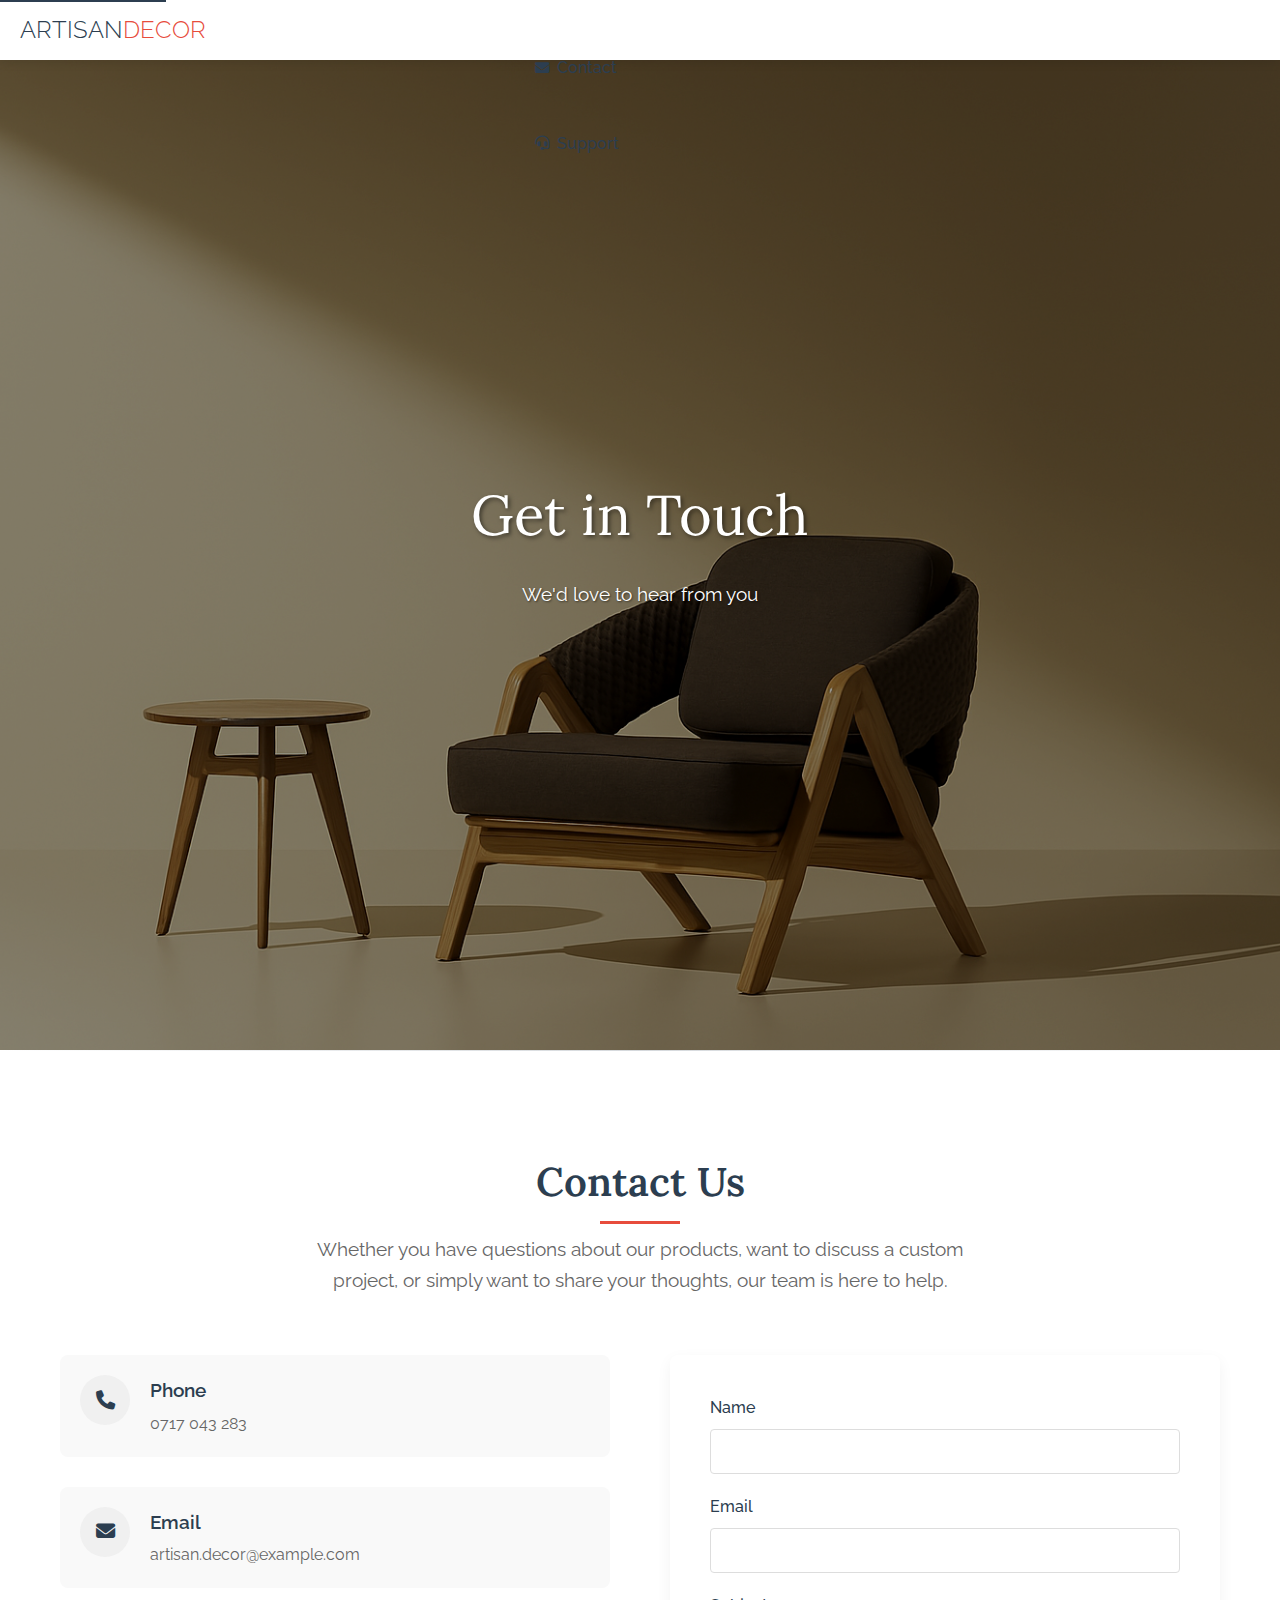
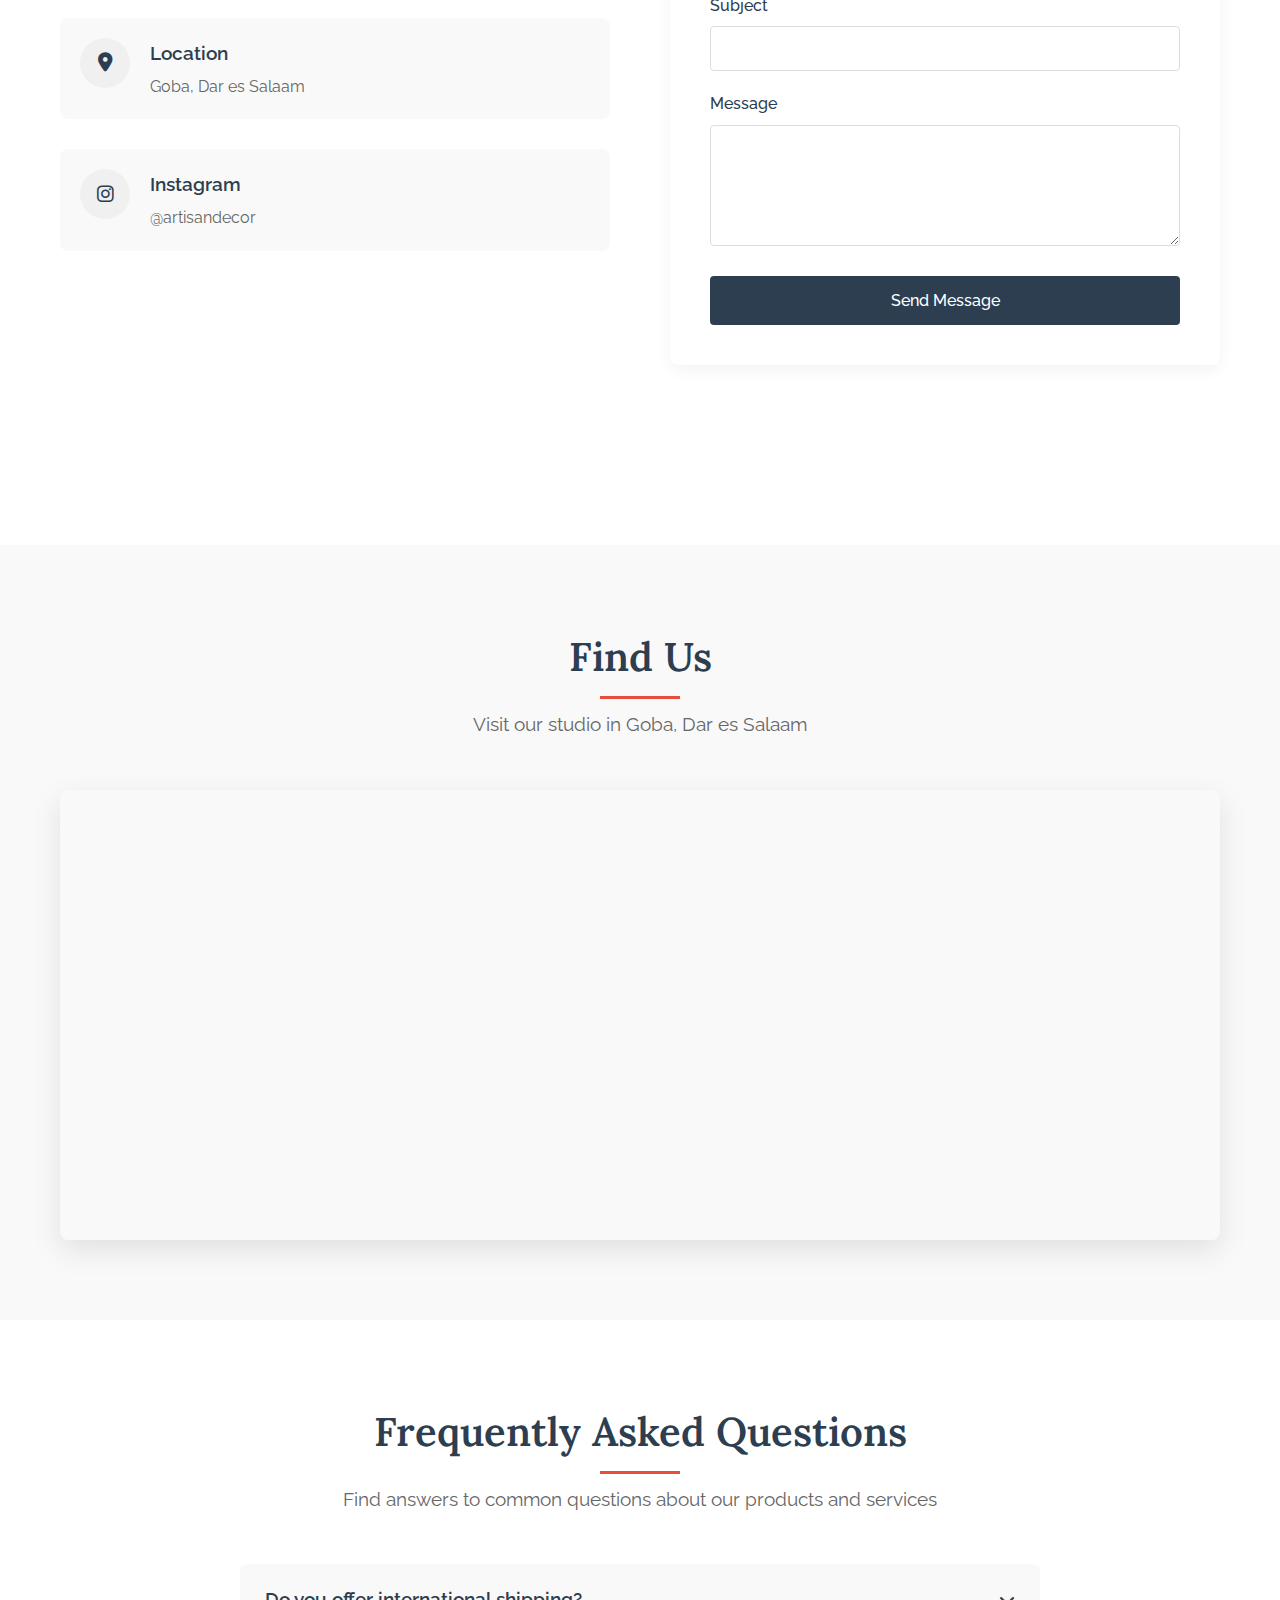
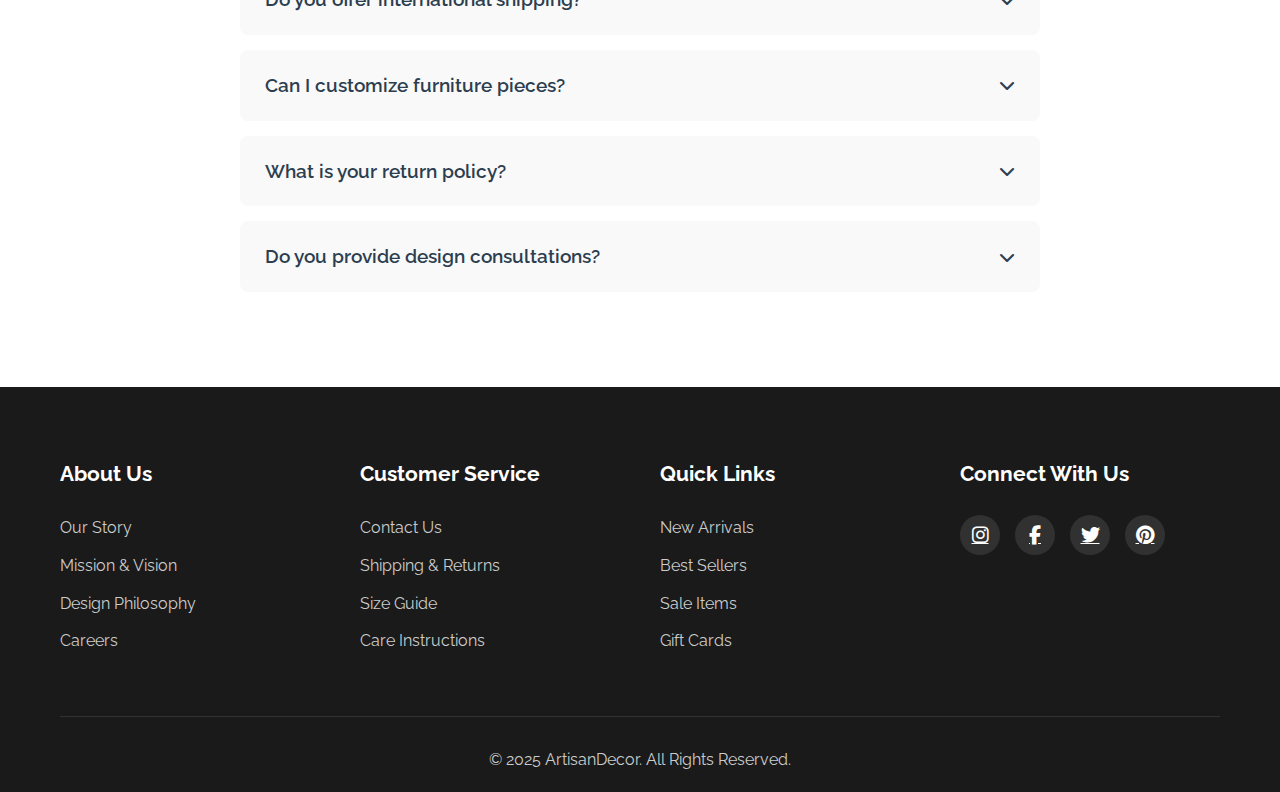
<file: contact/contact.html>
<!DOCTYPE html>
<html lang="en">
<head>
    <meta charset="UTF-8">
    <meta name="viewport" content="width=device-width, initial-scale=1.0">
    <title>Contact Us - ArtisanDecor</title>
    <link rel="stylesheet" href="https://cdnjs.cloudflare.com/ajax/libs/font-awesome/6.4.0/css/all.min.css">
    <link href="https://fonts.googleapis.com/css2?family=Raleway:wght@300;400;500;600;700&family=Lora:wght@400;500;600&display=swap" rel="stylesheet">
    <link rel="stylesheet" href="contact.css">
</head>
<body>
    <!-- Skip link for accessibility -->
    <a href="#main-content" class="skip-link">Skip to main content</a>

    <!-- Navigation Bar -->
    <header class="menu-bar">
        <a href="index.html" class="logo">ARTISAN<span>DECOR</span></a>
        
        <nav id="nav-menu">
            <ul>
                <li><a href="../index.html"><i class="fa fa-home"></i> Home</a></li>
                <li><a href="../about/about.html"><i class="fa fa-info-circle"></i> About Us</a></li>
                <li class="active"><a href="contact.html"><i class="fa fa-envelope"></i> Contact</a></li>
                <li><a href="../index.html#support"><i class="fa fa-headset"></i> Support</a></li>
            </ul>
        </nav>
        
        <div class="menu-right">  
            <div class="menu-toggle">
                <span class="bar"></span>
                <span class="bar"></span>
                <span class="bar"></span>
            </div>
        </div>
        
        <div class="menu-overlay"></div>
    </header>

    <!-- Hero Section -->
    <section class="hero-section">
        <img src="../images/aboutpage.png" alt="Contact Us" class="hero-image">
        <div class="hero-content">
            <h1 class="hero-title">Get in Touch</h1>
            <p class="hero-subtitle">We'd love to hear from you</p>
        </div>
    </section>

    <!-- Main Content -->
    <main id="main-content">
        <!-- Contact Section -->
        <section class="contact-section">
            <div class="container">
                <div class="section-header">
                    <h2 class="section-title">Contact Us</h2>
                    <p class="section-subtitle">Whether you have questions about our products, want to discuss a custom project, or simply want to share your thoughts, our team is here to help.</p>
                </div>
                
                <div class="contact-content">
                    <div class="contact-info">
                        <div class="contact-item">
                            <div class="contact-icon">
                                <i class="fa fa-phone"></i>
                            </div>
                            <div class="contact-details">
                                <h3>Phone</h3>
                                <p><a href="tel:0717043283">0717 043 283</a></p>
                            </div>
                        </div>
                        
                        <div class="contact-item">
                            <div class="contact-icon">
                                <i class="fa fa-envelope"></i>
                            </div>
                            <div class="contact-details">
                                <h3>Email</h3>
                                <p><a href="mailto:artisan.decor@example.com">artisan.decor@example.com</a></p>
                            </div>
                        </div>
                        
                        <div class="contact-item">
                            <div class="contact-icon">
                                <i class="fa fa-map-marker-alt"></i>
                            </div>
                            <div class="contact-details">
                                <h3>Location</h3>
                                <p>Goba, Dar es Salaam</p>
                            </div>
                        </div>
                        
                        <div class="contact-item">
                            <div class="contact-icon">
                                <i class="fab fa-instagram"></i>
                            </div>
                            <div class="contact-details">
                                <h3>Instagram</h3>
                                <p><a href="https://instagram.com/aurawebdesigners?igsh=YzljYTk10Dg3Zg==" target="_blank">@artisandecor</a></p>
                            </div>
                        </div>
                    </div>
                    
                    <div class="contact-form-container">
                        <form class="contact-form" id="contactForm">
                            <div class="form-group">
                                <label for="name">Name</label>
                                <input type="text" id="name" name="name" required>
                            </div>
                            
                            <div class="form-group">
                                <label for="email">Email</label>
                                <input type="email" id="email" name="email" required>
                            </div>
                            
                            <div class="form-group">
                                <label for="subject">Subject</label>
                                <input type="text" id="subject" name="subject" required>
                            </div>
                            
                            <div class="form-group">
                                <label for="message">Message</label>
                                <textarea id="message" name="message" rows="5" required></textarea>
                            </div>
                            
                            <button type="submit" class="submit-btn">Send Message</button>
                        </form>
                    </div>
                </div>
            </div>
        </section>

        <!-- Map Section -->
        <section class="map-section">
            <div class="container">
                <div class="map-header">
                    <h2 class="section-title">Find Us</h2>
                    <p class="section-subtitle">Visit our studio in Goba, Dar es Salaam</p>
                </div>
                
                <div class="map-container">
                    <div class="map-wrapper">
                        <iframe 
                            src="https://www.google.com/maps/embed?pb=!1m18!1m12!1m3!1d3989.7536357226283!2d39.26572751475358!3d-6.822466995086828!2m3!1f0!2f0!3f0!3m2!1i1024!2i768!4f13.1!3m3!1m2!1s0x185c4b0b5b5b5b5b%3A0x5b5b5b5b5b5b5b5b!2sGoba%2C%20Dar%20es%20Salaam%2C%20Tanzania!5e0!3m2!1sen!2stz!4v1623456789012!5m2!1sen!2stz" 
                            width="100%" 
                            height="450" 
                            style="border:0; filter: grayscale(100%);" 
                            allowfullscreen="" 
                            loading="lazy">
                        </iframe>
                    </div>
                </div>
            </div>
        </section>

        <!-- FAQ Section -->
        <section class="faq-section">
            <div class="container">
                <div class="faq-header">
                    <h2 class="section-title">Frequently Asked Questions</h2>
                    <p class="section-subtitle">Find answers to common questions about our products and services</p>
                </div>
                
                <div class="faq-container">
                    <div class="faq-item">
                        <div class="faq-question">
                            <h3>Do you offer international shipping?</h3>
                            <i class="fa fa-chevron-down"></i>
                        </div>
                        <div class="faq-answer">
                            <p>Yes, we offer international shipping to most countries. Shipping costs and delivery times vary depending on your location. Please contact us for specific shipping information to your country.</p>
                        </div>
                    </div>
                    
                    <div class="faq-item">
                        <div class="faq-question">
                            <h3>Can I customize furniture pieces?</h3>
                            <i class="fa fa-chevron-down"></i>
                        </div>
                        <div class="faq-answer">
                            <p>Absolutely! We specialize in custom furniture design. Contact us with your requirements, and our design team will work with you to create the perfect piece for your space.</p>
                        </div>
                    </div>
                    
                    <div class="faq-item">
                        <div class="faq-question">
                            <h3>What is your return policy?</h3>
                            <i class="fa fa-chevron-down"></i>
                        </div>
                        <div class="faq-answer">
                            <p>We offer a 30-day return policy for most items. Products must be in their original condition. Custom pieces are non-returnable unless there's a manufacturing defect.</p>
                        </div>
                    </div>
                    
                    <div class="faq-item">
                        <div class="faq-question">
                            <h3>Do you provide design consultations?</h3>
                            <i class="fa fa-chevron-down"></i>
                        </div>
                        <div class="faq-answer">
                            <p>Yes, we offer professional design consultations for both residential and commercial projects. Schedule a consultation with our design team to discuss your project needs.</p>
                        </div>
                    </div>
                </div>
            </div>
        </section>
    </main>

    <!-- Footer -->
    <footer class="footer">
        <div class="container">
            <div class="footer-content">
                <div class="footer-column">
                    <h3>About Us</h3>
                    <ul>
                        <li><a href="../index.html#about">Our Story</a></li>
                        <li><a href="../about/about.html">Mission & Vision</a></li>
                        <li><a href="../about/about.html">Design Philosophy</a></li>
                        <li><a href="../about/about.html">Careers</a></li>
                    </ul>
                </div>
                
                <div class="footer-column">
                    <h3>Customer Service</h3>
                    <ul>
                        <li><a href="../contact/contact.html">Contact Us</a></li>
                        <li><a href="">Shipping & Returns</a></li>
                        <li><a href="">Size Guide</a></li>
                        <li><a href="">Care Instructions</a></li>
                    </ul>
                </div>
                
                <div class="footer-column">
                    <h3>Quick Links</h3>
                    <ul>
                        <li><a href="../coll/coll.html">New Arrivals</a></li>
                        <li><a href="../coll/coll.html">Best Sellers</a></li>
                        <li><a href="">Sale Items</a></li>
                        <li><a href="">Gift Cards</a></li>
                    </ul>
                </div>
                
                <div class="footer-column">
                    <h3>Connect With Us</h3>
                    <div class="social-links">
                        <a href="https://instagram.com/aurawebdesigners?igsh=YzljYTk10Dg3Zg==" class="social-link" target="_blank"><i class="fab fa-instagram"></i></a>
                        <a href="#" class="social-link"><i class="fab fa-facebook-f"></i></a>
                        <a href="#" class="social-link"><i class="fab fa-twitter"></i></a>
                        <a href="#" class="social-link"><i class="fab fa-pinterest"></i></a>
                    </div>
                </div>
            </div>
            
            <div class="footer-bottom">
                <p>&copy; 2025 ArtisanDecor. All Rights Reserved.</p>
            </div>
        </div>
    </footer>

    <script src="contact.js"></script>
</body>
</html>
</file>
<file: about/about.css>
/* Base Styles */
* {
    margin: 0;
    padding: 0;
    box-sizing: border-box;
}

body {
    font-family: 'Raleway', sans-serif;
    color: #333;
    line-height: 1.6;
    overflow-x: hidden;
}

a {
    text-decoration: none;
    color: inherit;
}

ul {
    list-style: none;
}

img {
    max-width: 100%;
    height: auto;
}

.container {
    max-width: 1200px;
    margin: 0 auto;
    padding: 0 20px;
}

/* Skip Link */
.skip-link {
    position: absolute;
    top: -40px;
    left: 0;
    background: #112a58;
    color: white;
    padding: 8px;
    z-index: 100;
    transition: top 0.3s;
}

.skip-link:focus {
    top: 0;
}

/* Navigation Bar */
.menu-bar {
    display: flex;
    justify-content: space-between;
    align-items: center;
    padding: 20px 40px;
    position: fixed;
    top: 0;
    left: 0;
    right: 0;
    z-index: 1000;
    background-color: rgba(255, 255, 255, 0.95);
    box-shadow: 0 2px 10px rgba(0, 0, 0, 0.1);
    transition: all 0.3s ease;
}

.logo {
    font-family: 'Lobster', cursive;
    font-size: 28px;
    color: #bd0303;
    text-transform: lowercase;
}

.logo span {
    color: #292215;
}

#nav-menu {
    display: flex;
    gap: 30px;
}

#nav-menu li a {
    font-weight: 600;
    text-transform: lowercase;
    transition: color 0.3s;
    position: relative;
}

#nav-menu li a:hover {
    color: #112a58;
}

#nav-menu li a::after {
    content: '';
    position: absolute;
    bottom: -5px;
    left: 0;
    width: 0;
    height: 2px;
    background-color: #292215;
    transition: width 0.3s;
}

#nav-menu li a:hover::after {
    width: 100%;
}

#nav-menu li.active a {
    color: #292215;
}

#nav-menu li.active a::after {
    width: 100%;
}

#nav-menu i {
    margin-right: 8px;
}

/* Mobile Menu Toggle */
.menu-toggle {
    display: none;
    flex-direction: column;
    cursor: pointer;
}

.bar {
    width: 25px;
    height: 3px;
    background-color: #333;
    margin: 3px 0;
    margin-left: 125px;
    transition: 0.3s;
}

/* Cart Icon */
.cart-icon {
    position: relative;
    cursor: pointer;
}

.cart-count {
    position: absolute;
    top: -8px;
    right: -8px;
    background-color: #292215;
    color: white;
    border-radius: 50%;
    width: 20px;
    height: 20px;
    display: flex;
    align-items: center;
    justify-content: center;
    font-size: 12px;
    font-weight: 600;
}

/* Menu Overlay */
.menu-overlay {
    position: fixed;
    top: 0;
    left: 0;
    width: 100%;
    height: 100%;
    background-color: rgba(0, 0, 0, 0.5);
    z-index: 999;
    opacity: 0;
    visibility: hidden;
    transition: all 0.3s;
}

.menu-overlay.active {
    opacity: 1;
    visibility: visible;
}

/* Hero Section */
.hero-section {
    position: relative;
    height: 100vh;
    display: flex;
    align-items: center;
    justify-content: center;
    overflow: hidden;
    margin-top: 70px;
}

.hero-bg {
    position: absolute;
    top: 0;
    left: 0;
    width: 100%;
    height: 100%;
    background-image: url('../images/aboutpage.png');
    background-size: cover;
    background-position: center;
    z-index: -3;
}


.hero-grid {
    position: absolute;
    top: 0;
    left: 0;
    width: 100%;
    height: 100%;
    background-image: linear-gradient(rgba(255, 255, 255, 0.05) 1px, transparent 1px),
     linear-gradient(90deg, rgba(255, 255, 255, 0.05) 1px, transparent 1px);
    background-size: 20px 20px;
    z-index: -1;
}

.hero-content {
    text-align: center;
    color: white;
    z-index: 1000;
    padding: 0 20px;
    max-width: 1000px;
}

.hero-glitch {
    font-size: 4.5rem;
    margin-bottom: 30px;
    position: relative;
    text-shadow: 0 0 10px rgba(255, 255, 255, 0.5);
}

.hero-subtitle {
    font-size: 2rem;
    font-weight: 300;
    margin-bottom: 30px;
    letter-spacing: 1px;
}

.hero-description {
    font-size: 1.6rem;
    margin-bottom: 40px;
    line-height: 1.6;
    max-width: 600px;
    margin-left: auto;
    margin-right: auto;
    font-weight: none;
}

.hero-cta {
    margin-top: 30px;
}

.cta-button {
    display: inline-block;
    padding: 15px 30px;
    border: 2px solid white;
    color: white;
    font-weight: 600;
    text-transform: uppercase;
    letter-spacing: 1px;
    position: relative;
    overflow: hidden;
    transition: all 0.3s;
}

.cta-button:hover {
    color: #FFFFFF;
    background-color: #8a6d3b;
}

.cta-bg {
    position: absolute;
    top: 0;
    left: 0;
    width: 100%;
    height: 100%;
    background-color: white;
    transform: translateY(100%);
    transition: transform 0.3s;
    z-index: -1;
}

.cta-button:hover .cta-bg {
    transform: translateY(0);
}

.scroll-indicator {
    position: absolute;
    bottom: 30px;
    left: 50%;
    transform: translateX(-50%);
    display: flex;
    flex-direction: column;
    align-items: center;
    color: white;
    font-size: 0.8rem;
    text-transform: uppercase;
    letter-spacing: 1px;
}

.scroll-line {
    width: 1px;
    height: 50px;
    background-color: white;
    margin-bottom: 10px;
    position: relative;
}

.scroll-line::after {
    content: '';
    position: absolute;
    top: 0;
    left: 0;
    width: 100%;
    height: 10px;
    background-color: white;
    animation: scroll 2s infinite;
}

@keyframes scroll {
    0% {
        transform: translateY(0);
        opacity: 1;
    }
    100% {
        transform: translateY(40px);
        opacity: 0;
    }
}

/* Main Content */
.about-main {
    padding: 80px 0;
}

/* About Sections */
.about-section {
    margin-bottom: 100px;
}

.section-header {
    display: flex;
    align-items: center;
    margin-bottom: 40px;
}

.section-icon {
    width: 60px;
    height: 60px;
    border-radius: 50%;
    background-color: #f5f5f5;
    display: flex;
    align-items: center;
    justify-content: center;
    margin-right: 20px;
}

.section-icon i {
    font-size: 24px;
    color: #8a6d3b;
}

.section-title {
    font-size: 2.5rem;
    font-weight: 700;
    color: #333;
    text-transform: lowercase;
}

.section-text {
    font-size: 1.1rem;
    line-height: 1.8;
    margin-bottom: 30px;
    max-width: 800px;
}

/* Vision Section */
.vision-features {
    display: flex;
    justify-content: space-between;
    margin-top: 50px;
    flex-wrap: wrap;
    gap: 30px;
}

.feature-item {
    flex: 1;
    min-width: 250px;
    text-align: center;
}

.feature-icon {
    width: 80px;
    height: 80px;
    border-radius: 50%;
    background-color: #f9f9f9;
    display: flex;
    align-items: center;
    justify-content: center;
    margin: 0 auto 20px;
    transition: all 0.3s;
}

.feature-icon:hover {
    background-color: #112a58;
    color: white;
}

.feature-icon i {
    font-size: 30px;
    color: #112a58;
    transition: color 0.3s;
}

.feature-icon:hover i {
    color: white;
}

.feature-text h4 {
    font-size: 1.2rem;
    margin-bottom: 10px;
    color: #333;
}

.feature-text p {
    color: #666;
}

/* Mission Section */
.mission-showcase {
    display: flex;
    justify-content: space-around;
    margin-top: 50px;
    flex-wrap: wrap;
    gap: 20px;
}

.showcase-item {
    text-align: center;
    padding: 20px;
}

.showcase-number {
    font-size: 3rem;
    font-weight: 700;
    color: #8a6d3b;
    margin-bottom: 10px;
}

.showcase-label {
    font-size: 1rem;
    color: #666;
    text-transform: uppercase;
    letter-spacing: 1px;
}

/* Beliefs Section */
.beliefs-container {
    display: grid;
    grid-template-columns: repeat(auto-fit, minmax(250px, 1fr));
    gap: 30px;
    margin-top: 50px;
}

.belief-card {
    background-color: #f9f9f9;
    padding: 30px;
    border-radius: 10px;
    position: relative;
    transition: all 0.3s;
}

.belief-card:hover {
    transform: translateY(-10px);
    box-shadow: 0 10px 20px rgba(0, 0, 0, 0.1);
}

.belief-number {
    position: absolute;
    top: 20px;
    right: 20px;
    font-size: 3rem;
    font-weight: 700;
    color: rgba(138, 109, 59, 0.1);
}

.belief-icon {
    width: 60px;
    height: 60px;
    border-radius: 50%;
    background-color: #112a58;
    display: flex;
    align-items: center;
    justify-content: center;
    margin-bottom: 20px;
}

.belief-icon i {
    font-size: 24px;
    color: white;
}

.belief-content h3 {
    font-size: 1.3rem;
    margin-bottom: 15px;
    color: #333;
}

.belief-content p {
    color: #666;
    line-height: 1.6;
}

/* Story Section */
.story-container {
    display: flex;
    flex-wrap: wrap;
    gap: 40px;
    margin-top: 50px;
}

.story-timeline {
    flex: 1;
    min-width: 300px;
}

.timeline-item {
    position: relative;
    padding-left: 40px;
    margin-bottom: 40px;
}

.timeline-item::before {
    content: '';
    position: absolute;
    left: 0;
    top: 0;
    height: 100%;
    width: 2px;
    background-color: #f0f0f0;
}

.timeline-year {
    position: absolute;
    left: -20px;
    top: 0;
    background-color: #8a6d3b;
    color: white;
    width: 40px;
    height: 40px;
    border-radius: 50%;
    display: flex;
    align-items: center;
    justify-content: center;
    font-weight: 400;
}

.timeline-content h4 {
    font-size: 1.2rem;
    margin-bottom: 10px;
    color: #333;
}

.timeline-content p {
    color: #666;
}

.story-content-text {
    flex: 1;
    min-width: 300px;
}

.story-content-text p {
    margin-bottom: 20px;
    color: #666;
    line-height: 1.8;
}

.story-image {
    flex: 1;
    min-width: 300px;
}

.image-wrapper {
    position: relative;
    overflow: hidden;
    border-radius: 10px;
}

.image-wrapper img {
    width: 100%;
    height: auto;
    display: block;
    transition: transform 0.5s;
}

.image-wrapper:hover img {
    transform: scale(1.05);
}

.image-overlay {
    position: absolute;
    top: 0;
    left: 0;
    width: 100%;
    height: 100%;
    background: linear-gradient(135deg, rgba(138, 109, 59, 0.3) 0%, rgba(0, 0, 0, 0.3) 100%);
}

/* Values Section */
.values-grid {
    display: grid;
    grid-template-columns: repeat(auto-fit, minmax(220px, 1fr));
    gap: 30px;
    margin-top: 50px;
}

.value-card {
    background-color: #f9f9f9;
    padding: 30px;
    border-radius: 10px;
    text-align: center;
    transition: all 0.3s;
}

.value-card:hover {
    transform: translateY(-10px);
    box-shadow: 0 10px 20px rgba(0, 0, 0, 0.1);
}

.value-icon {
    width: 70px;
    height: 70px;
    border-radius: 50%;
    background-color: #112a58;
    display: flex;
    align-items: center;
    justify-content: center;
    margin: 0 auto 20px;
}

.value-icon i {
    font-size: 30px;
    color: white;
}

.value-card h3 {
    font-size: 1.2rem;
    margin-bottom: 15px;
    color: #333;
}

.value-card p {
    color: #666;
    line-height: 1.6;
}

/* Team Section */
.team-grid {
    display: grid;
    grid-template-columns: repeat(auto-fit, minmax(250px, 1fr));
    gap: 40px;
    margin-top: 50px;
}

.member-card {
    background-color: #f9f9f9;
    border-radius: 10px;
    overflow: hidden;
    transition: all 0.3s;
}

.member-card:hover {
    transform: translateY(-10px);
    box-shadow: 0 10px 20px rgba(0, 0, 0, 0.1);
}

.member-image {
    position: relative;
    height: 300px;
    overflow: hidden;
}

.member-image img {
    width: 100%;
    height: 100%;
    object-fit: cover;
    transition: transform 0.5s;
}

.member-card:hover .member-image img {
    transform: scale(1.05);
}

.member-info {
    position: absolute;
    bottom: 0;
    left: 0;
    width: 100%;
    background-color: rgba(138, 109, 59, 0.9);
    color: white;
    padding: 20px;
    transform: translateY(100%);
    transition: transform 0.3s;
}

.member-card:hover .member-info {
    transform: translateY(0);
}

.member-info h4 {
    font-size: 1.2rem;
    margin-bottom: 5px;
}

.member-info p {
    font-size: 0.9rem;
    margin-bottom: 15px;
    opacity: 0.8;
}

.member-social {
    display: flex;
    gap: 15px;
}

.member-social a {
    color: white;
    font-size: 1.2rem;
    transition: all 0.3s;
}

.member-social a:hover {
    transform: scale(1.2);
}

/* Join Section */
.join-section {
    background-color: #f9f9f9;
    padding: 80px 40px;
    border-radius: 10px;
    text-align: center;
}

.join-content {
    max-width: 700px;
    margin: 0 auto;
}

.join-buttons {
    display: flex;
    justify-content: center;
    gap: 20px;
    margin-top: 40px;
    flex-wrap: wrap;
}

.join-btn {
    display: inline-block;
    padding: 15px 30px;
    border-radius: 30px;
    font-weight: 600;
    text-transform: uppercase;
    letter-spacing: 1px;
    position: relative;
    overflow: hidden;
    transition: all 0.3s;
}

.join-btn.primary {
    background-color: #8a6d3b;
    color: white;
}

.join-btn.secondary {
    border: 2px solid #8a6d3b;
    color: #8a6d3b;
}

.join-btn:hover {
    transform: translateY(-5px);
    box-shadow: 0 10px 20px rgba(0, 0, 0, 0.1);
}

.btn-bg {
    position: absolute;
    top: 0;
    left: 0;
    width: 100%;
    height: 100%;
    background-color: #8a6d3b;
    transform: translateY(100%);
    transition: transform 0.3s;
    z-index: -1;
}

.join-btn.secondary:hover {
    color: white;
}

.join-btn.secondary:hover .btn-bg {
    transform: translateY(0);
}

/* Footer */
.footer {
    background-color: #333;
    color: white;
    padding: 60px 0 20px;
}

.footer-content {
    display: grid;
    grid-template-columns: repeat(auto-fit, minmax(200px, 1fr));
    gap: 40px;
    margin-bottom: 40px;
}

.footer-column h3 {
    font-size: 1.2rem;
    margin-bottom: 20px;
    text-transform: lowercase;
    position: relative;
    padding-bottom: 10px;
}

.footer-column h3::after {
    content: '';
    position: absolute;
    bottom: 0;
    left: 0;
    width: 30px;
    height: 2px;
    background-color: #8a6d3b;
}

.footer-column ul li {
    margin-bottom: 10px;
}

.footer-column ul li a {
    color: #ccc;
    transition: color 0.3s;
}

.footer-column ul li a:hover {
    color: #8a6d3b;
}

.social-links {
    display: flex;
    gap: 15px;
}

.social-link {
    width: 40px;
    height: 40px;
    border-radius: 50%;
    background-color: rgba(255, 255, 255, 0.1);
    display: flex;
    align-items: center;
    justify-content: center;
    color: white;
    transition: all 0.3s;
}

.social-link:hover {
    background-color: #8a6d3b;
    transform: translateY(-5px);
}

.footer-bottom {
    text-align: center;
    padding-top: 20px;
    border-top: 1px solid rgba(255, 255, 255, 0.1);
    color: #ccc;
    font-size: 0.9rem;
}

/* Responsive Styles */
@media (max-width: 992px) {
    .hero-glitch {
        font-size: 3rem;
    }
    
    .hero-subtitle {
        font-size: 1.5rem;
    }
    
    .section-title {
        font-size: 2rem;
    }
    
    .vision-features {
        flex-direction: column;
        align-items: center;
    }
    
    .feature-item {
        max-width: 400px;
    }
}

@media (max-width: 768px) {
    .menu-bar {
        padding: 15px 20px;
    }
    
    .logo {
        font-size: 24px;
    }
    
    #nav-menu {
        position: fixed;
        top: 70px;
        left: -100%;
        width: 100%;
        height: calc(100vh - 70px);
        background-color: white;
        flex-direction: column;
        justify-content: flex-start;
        align-items: center;
        padding-top: 50px;
        transition: left 0.3s;
    }
    
    #nav-menu.active {
        left: 0;
    }
    
    #nav-menu li {
        margin: 15px 0;
    }
    
    .menu-toggle {
        display: flex;
        z-index: 1001;
    }
    
    .menu-toggle.active .bar:nth-child(1) {
        transform: rotate(-45deg) translate(-5px, 6px);
    }
    
    .menu-toggle.active .bar:nth-child(2) {
        opacity: 0;
    }
    
    .menu-toggle.active .bar:nth-child(3) {
        transform: rotate(45deg) translate(-5px, -6px);
    }
    
    .hero-glitch {
        font-size: 2.5rem;
    }
    
    .hero-subtitle {
        font-size: 1.2rem;
    }
    
    .hero-description {
        font-size: 1rem;
    }
    
    .section-title {
        font-size: 1.8rem;
    }
    
    .section-text {
        font-size: 1rem;
    }
    
    .mission-showcase {
        flex-direction: column;
        align-items: center;
    }
    
    .showcase-item {
        max-width: 200px;
    }
    
    .story-container {
        flex-direction: column;
    }
    
    .join-buttons {
        flex-direction: column;
        align-items: center;
    }
    
    .join-btn {
        width: 200px;
    }
}

@media (max-width: 576px) {
    .hero-section {
        height: 90vh;
    }
    
    .hero-glitch {
        font-size: 2rem;
    }
    
    .hero-subtitle {
        font-size: 1rem;
    }
    
    .section-header {
        flex-direction: column;
        text-align: center;
    }
    
    .section-icon {
        margin-right: 0;
        margin-bottom: 15px;
    }
    
    .section-title {
        font-size: 1.5rem;
    }
    
    .beliefs-container {
        grid-template-columns: 1fr;
    }
    
    .values-grid {
        grid-template-columns: 1fr;
    }
    
    .team-grid {
        grid-template-columns: 1fr;
    }
    
    .footer-content {
        grid-template-columns: 1fr;
        text-align: center;
    }
    
    .footer-column h3::after {
        left: 50%;
        transform: translateX(-50%);
    }
    
    .social-links {
        justify-content: center;
    }
}
</file>
<file: cart/cart.css>
/* Cart Page Styles */
.cart-page {
    padding: 40px 0 80px;
    min-height: calc(100vh - 60px);
    background-color: #f9f9f9;
}

.cart-page-header {
    display: flex;
    justify-content: space-between;
    align-items: center;
    margin-bottom: 40px;
    padding-bottom: 20px;
    border-bottom: 1px solid #e0e0e0;
}

.cart-page-header h1 {
    font-size: 2.5rem;
    color: #2c3e50;
    font-family: 'Raleway', system-ui, -apple-system, BlinkMacSystemFont, 'Segoe UI', Roboto, Oxygen, Ubuntu, Cantarell, 'Open Sans', 'Helvetica Neue', sans-serif;
}

.continue-shopping {
    display: flex;
    align-items: center;
    gap: 8px;
    color: #2c3e50;
    text-decoration: none;
    font-weight: 500;
    transition: color 0.3s ease;
}

.continue-shopping:hover {
    color: #365e7e;
}

.cart-page-content {
    display: grid;
    grid-template-columns: 1fr 380px;
    gap: 40px;
}

.cart-items-section {
    background: white;
    border-radius: 8px;
    padding: 30px;
    box-shadow: 0 2px 10px rgba(0,0,0,0.05);
}

.cart-items-header {
    display: flex;
    justify-content: space-between;
    align-items: center;
    margin-bottom: 30px;
}

.cart-items-header h2 {
    font-size: 1.5rem;
    color: #2c3e50;
    font-family: 'Raleway', system-ui, -apple-system, BlinkMacSystemFont, 'Segoe UI', Roboto, Oxygen, Ubuntu, Cantarell, 'Open Sans', 'Helvetica Neue', sans-serif;
}

.clear-cart-btn {
    background: none;
    border: none;
    color: #e74c3c;
    cursor: pointer;
    font-size: 0.9rem;
    font-weight: 500;
    display: flex;
    align-items: center;
    gap: 5px;
    transition: color 0.3s ease;
}

.clear-cart-btn:hover {
    color: #c0392b;
}

.cart-items-container {
    margin-bottom: 20px;
}

.cart-item-page {
    display: flex;
    gap: 20px;
    padding: 20px 0;
    border-bottom: 1px solid #e0e0e0;
}

.cart-item-page:last-child {
    border-bottom: none;
}

.cart-item-image {
    width: 100px;
    height: 100px;
    border-radius: 8px;
    overflow: hidden;
    flex-shrink: 0;
}

.cart-item-image img {
    width: 100%;
    height: 100%;
    object-fit: cover;
}

.cart-item-details {
    flex: 1;
}

.cart-item-name {
    font-size: 1.1rem;
    font-weight: 600;
    color: #2c3e50;
    margin-bottom: 5px;
}

.cart-item-description {
    font-size: 0.9rem;
    color: #666;
    margin-bottom: 10px;
}

.cart-item-price {
    font-size: 1rem;
    color: #2c3e50;
    font-weight: 500;
}

.cart-item-actions {
    display: flex;
    flex-direction: column;
    align-items: flex-end;
    gap: 10px;
}

.cart-item-quantity {
    display: flex;
    align-items: center;
    gap: 10px;
}

.quantity-btn {
    width: 30px;
    height: 30px;
    border: 1px solid #ddd;
    background: white;
    border-radius: 4px;
    cursor: pointer;
    display: flex;
    align-items: center;
    justify-content: center;
    transition: all 0.3s ease;
}

.quantity-btn:hover {
    background: #f0f0f0;
}

.quantity-input {
    width: 50px;
    height: 30px;
    text-align: center;
    border: 1px solid #ddd;
    border-radius: 4px;
    font-size: 0.9rem;
}

.remove-item-btn {
    background: none;
    border: none;
    color: #e74c3c;
    cursor: pointer;
    font-size: 0.9rem;
    transition: color 0.3s ease;
}

.remove-item-btn:hover {
    color: #c0392b;
}

.cart-empty {
    text-align: center;
    padding: 60px 20px;
}

.empty-cart-icon {
    font-size: 4rem;
    color: #ddd;
    margin-bottom: 20px;
}

.cart-empty h3 {
    font-size: 1.5rem;
    color: #2c3e50;
    margin-bottom: 10px;
}

.cart-empty p {
    color: #666;
    margin-bottom: 30px;
}

.order-summary-section {
    display: flex;
    flex-direction: column;
    gap: 20px;
}

.order-summary-card {
    background: white;
    border-radius: 8px;
    padding: 30px;
    box-shadow: 0 2px 10px rgba(0,0,0,0.05);
}

.order-summary-card h2 {
    font-size: 1.3rem;
    color: #2c3e50;
    margin-bottom: 20px;
    font-family: 'Raleway', system-ui, -apple-system, BlinkMacSystemFont, 'Segoe UI', Roboto, Oxygen, Ubuntu, Cantarell, 'Open Sans', 'Helvetica Neue', sans-serif;
}

.summary-row {
    display: flex;
    justify-content: space-between;
    align-items: center;
    padding: 10px 0;
    font-size: 0.95rem;
}

.summary-row.total {
    font-size: 1.2rem;
    font-weight: 600;
    color: #2c3e50;
    padding-top: 15px;
}

.summary-divider {
    height: 1px;
    background: #e0e0e0;
    margin: 15px 0;
}

.promo-code {
    display: flex;
    gap: 10px;
    margin: 20px 0;
}

.promo-code input {
    flex: 1;
    padding: 10px;
    border: 1px solid #ddd;
    border-radius: 4px;
    font-size: 0.9rem;
}

.apply-promo-btn {
    padding: 10px 20px;
    background: #f0f0f0;
    border: none;
    border-radius: 4px;
    cursor: pointer;
    font-size: 0.9rem;
    transition: background 0.3s ease;
}

.apply-promo-btn:hover {
    background: #e0e0e0;
}

.checkout-btn {
    width: 100%;
    padding: 15px;
    background: #2c3e50;
    color: white;
    border: none;
    border-radius: 4px;
    font-size: 1rem;
    font-weight: 500;
    cursor: pointer;
    transition: background 0.3s ease;
    margin-top: 20px;
}

.checkout-btn:hover {
    background: #365e7e;
}

.security-info {
    display: flex;
    align-items: center;
    justify-content: center;
    gap: 8px;
    margin-top: 15px;
    font-size: 0.85rem;
    color: #666;
}

.trust-badges {
    background: white;
    border-radius: 8px;
    padding: 20px;
    box-shadow: 0 2px 10px rgba(0,0,0,0.05);
}

.badge {
    display: flex;
    align-items: center;
    gap: 10px;
    padding: 10px 0;
    font-size: 0.9rem;
    color: #666;
}

.badge i {
    color: #2c3e50;
    font-size: 1.1rem;
}

/* Cart icon active state */
.cart-icon.active {
    color: #2c3e50;
}

/* Responsive Design for Cart Page */
@media (max-width: 1024px) {
    .cart-page-content {
        grid-template-columns: 1fr;
        gap: 30px;
    }
    
    .order-summary-section {
        order: -1;
    }
}

@media (max-width: 768px) {
    .cart-page {
        padding: 20px 0 60px;
    }
    
    .cart-page-header {
        flex-direction: column;
        gap: 20px;
        text-align: center;
    }
    
    .cart-page-header h1 {
        font-size: 2rem;
    }
    
    .cart-items-section {
        padding: 20px;
    }
    
    .cart-item-page {
        flex-direction: column;
        gap: 15px;
    }
    
    .cart-item-image {
        width: 100%;
        height: 200px;
    }
    
    .cart-item-actions {
        flex-direction: row;
        justify-content: space-between;
        align-items: center;
    }
}

@media (max-width: 480px) {
    .cart-item-image {
        height: 150px;
    }
    
    .promo-code {
        flex-direction: column;
    }
    
    .order-summary-card {
        padding: 20px;
    }
}
</file>
<file: styles.css>
/* Reset and Base Styles */
* {
    margin: 0;
    border: 0;
    padding: 0; 
    font-family: sans-serif;
    box-sizing: border-box;
}

body {
    background-image: url(images/hero-image2.png);
    background-size: cover;
    background-position: center;
    background-repeat: no-repeat;
    max-height: 100vh;
    background-attachment: fixed;
}

/* Skip link for accessibility */
.skip-link {
    position: absolute;
    top: -40px;
    left: 0;
    background: #2c3e50;
    color: white;
    padding: 8px;
    z-index: 10000;
    transition: top 0.3s;
}

.skip-link:focus {
    top: 0;
}

/* Navigation Bar */
.menu-bar {
    background: #ffffff;
    display: flex;
    align-items: center;
    justify-content: space-between;
    padding: 0 20px;
    box-shadow: 0 2px 10px rgba(0,0,0,0.1);
    height: 60px;
    position: relative;
    z-index: 1000;
}

.menu-bar ul {
    display: flex;
    list-style: none;
    margin: 0;
    padding: 0;
}

/* Logo */
.logo {
    font-size: 2.2rem;
    text-decoration: none;
    color: #2c3e50;
    font-family: 'Lobster';
    font-weight: 300;
    transition: color 0.3s ease;
}

.logo:hover {
    color: #365e7e;
}

.logo span {
    color: #e74c3c;
}

/* Mobile Menu Toggle - Enhanced Hamburger */
.menu-toggle {
    display: none;
    flex-direction: column;
    justify-content: center;
    align-items: center;
    cursor: pointer;
    padding: 8px;
    width: 40px;
    height: 40px;
    border-radius: 4px;
    transition: all 0.3s ease;
    position: relative;
}

.menu-toggle:hover {
    background-color: rgba(54, 94, 126, 0.1);
}

.bar {
    width: 24px;
    height: 3px;
    background-color: #2c3e50;
    margin: 2px 0;
    transition: all 0.3s ease;
    border-radius: 2px;
    margin-left: 125px;
    transform-origin: center;
}

/* Enhanced Hamburger to X Animation */
.menu-toggle.active .bar:nth-child(1) {
    transform: rotate(45deg) translate(5px, 5px);
    width: 26px;
}

.menu-toggle.active .bar:nth-child(2) {
    opacity: 0;
    transform: scale(0);
    margin: 0;
}

.menu-toggle.active .bar:nth-child(3) {
    transform: rotate(-45deg) translate(7px, -6px);
    width: 26px;
}

/* Menu Items */
.menu-bar ul li {
    position: relative;
    margin: 0 5px;
}

.menu-bar ul li a {
    text-decoration: none;
    color: #2c3e50;
    font-size: 1rem;
    font-weight: 500;
    padding: 25px 20px;
    display: flex;
    align-items: center;
    transition: color 0.3s ease;
    position: relative;
    z-index: 2;
}

/* Sliding Background Effect */
.menu-bar ul li::before {
    content: '';
    position: absolute;
    top: 50%;
    left: 50%;
    width: 0;
    height: 70%;
    background-color: #201e1e;
    transition: all 0.4s ease;
    z-index: 1;
    transform: translate(-50%, -50%);
    border-radius: 4px;
}

.menu-bar ul li:hover::before {
    width: 80%;
}

.menu-bar ul li:hover a {
    color: #ffffff;
}

/* Active State */
.active::before {
    width: 80%;
}

.active a {
    color: #ffffff;
}

.menu-bar .fa {
    font-size: 0.9rem;
    margin-right: 8px;
}

/* Dropdown Container */
.dropdown-container {
    position: relative;
}

/* COLLECTION ITEM - BLACK COLOR BEFORE TOGGLED */
.dropdown-container > a {
    color: #000000 !important; /* Black color when not toggled */
    transition: color 0.3s ease;
}

.dropdown-container > a .fa {
    color: #000000; /* Black icon when not toggled */
    transition: color 0.3s ease;
}

.dropdown-container > a .dropdown-arrow {
    color: #000000; /* Black arrow when not toggled */
    transition: color 0.3s ease;
}

.dropdown-arrow {
    margin-left: 5px;
    font-size: 0.7rem;
    transition: transform 0.3s ease;
}

/* Dropdown Menu */
.sub-menu-1 {
    display: none;
    position: absolute;
    top: 100%;
    left: 0;
    background: #201e1e;
    min-width: 180px;
    box-shadow: 0 5px 15px rgba(0,0,0,0.2);
    border-radius: 4px;
    z-index: 1000;
    overflow: hidden;
    margin-top: 10px;
    border-bottom: 3px solid #ffffff;
}

.dropdown-container:hover .sub-menu-1 {
    display: block;
    animation: fadeIn 0.3s ease;
}

.dropdown-container::after {
    content: '';
    position: absolute;
    top: 100%;
    left: 0;
    right: 0;
    height: 10px;
    background: transparent;
}

@keyframes fadeIn {
    from {
        opacity: 0;
        transform: translateY(-10px);
    }
    to {
        opacity: 1;
        transform: translateY(0);
    }
}

.sub-menu-1 ul {
    display: block;
    padding: 0;
}

.sub-menu-1 li {
    width: 100%;
    margin: 0;
    padding: 0;
    position: relative;
    overflow: hidden;
}

.sub-menu-1 li a {
    display: flex;
    align-items: center;
    padding: 15px 20px;
    color: #ffffff;
    font-size: 0.95rem;
    font-weight: 500;
    text-align: left;
    border-bottom: 1px solid rgba(255,255,255,0.1);
    transition: all 0.3s ease;
    position: relative;
    z-index: 2;
    cursor: pointer;
}

.sub-menu-1 li:last-child a {
    border-bottom: none;
}

.sub-menu-1 li::before {
    content: '';
    position: absolute;
    top: 0;
    left: -100%;
    width: 100%;
    height: 100%;
    background-color: #2c5282;
    transition: left 0.4s ease;
    z-index: 1;
}

.sub-menu-1 li:hover::before {
    left: 0;
}

.sub-menu-1 li:hover a {
    padding-left: 25px;
    color: #ffffff;
}

/* Search Container */
.search-container {
    position: relative;
    display: none;
    margin: 0 20px;
}

.search-container.active {
    display: block;
}

.search-input {
    padding: 8px 35px 8px 15px;
    border: 1px solid #ddd;
    border-radius: 4px;
    width: 200px;
    transition: width 0.3s ease;
}

.search-input:focus {
    width: 250px;
    border-color: #2c3e50;
}

.search-btn {
    position: absolute;
    right: 5px;
    top: 50%;
    transform: translateY(-50%);
    background: none;
    border: none;
    color: #666;
    cursor: pointer;
    padding: 5px;
}

.search-btn:hover {
    color: #2c3e50;
}

/* Cart Icon */
.cart-icon {
    position: relative;
    cursor: pointer;
    padding: 8px;
    transition: all 0.3s ease;
}

.cart-icon:hover {
    transform: scale(1.1);
}

.cart-count {
    position: absolute;
    top: 0;
    right: 0;
    background: #e74c3c;
    color: white;
    border-radius: 50%;
    width: 18px;
    height: 18px;
    display: flex;
    align-items: center;
    justify-content: center;
    font-size: 0.7rem;
    font-weight: bold;
}

/* Notification System */
.notification {
    position: fixed;
    top: 80px;
    right: 20px;
    background: #2c3e50;
    color: white;
    padding: 15px 20px;
    border-radius: 4px;
    box-shadow: 0 4px 12px rgba(0,0,0,0.15);
    z-index: 10000;
    opacity: 0;
    transform: translateY(-20px);
    transition: all 0.3s ease;
}

.notification.show {
    opacity: 1;
    transform: translateY(0);
}

.notification.success {
    background: #2ecc71;
}

.notification.error {
    background: #e74c3c;
}

.notification.info {
    background: #3498db;
}

/* Hero Content Section */
.hero-content {
    display: flex;
    flex-direction: column;
    align-items: center;
    justify-content: center;
    text-align: center;
    padding: 100px 20px;
    min-height: calc(100vh - 60px);
    background: rgba(0, 0, 0, 0.3);
    color: #ffffff;
}

.hero-content h1 {
    font-size: 3.5rem;
    font-weight: 300;
    margin-bottom: 20px;
    text-shadow: 2px 2px 4px rgba(0,0,0,0.5);
    animation: fadeInUp 1s ease;
    font-family: Georgia, 'Times New Roman', Times, serif;
}

.hero-content p {
    font-size: 1.2rem;
    margin-bottom: 30px;
    max-width: 600px;
    line-height: 1.6;
    text-shadow: 1px 1px 2px rgba(0,0,0,0.5);
    animation: fadeInUp 1s ease 0.2s;
    animation-fill-mode: both;
}

.explore-btn {
    margin-top: 50px;
    background: #201e1e;
    color: #ffffff;
    border: 1px solid #fff;
    padding: 15px 40px;
    font-size: 1.1rem;
    cursor: pointer;
    transition: all 0.3s ease;
    text-transform: uppercase;
    letter-spacing: 1px;
    animation: fadeInUp 1s ease 0.4s;
    animation-fill-mode: both;
}

.explore-btn:hover {
    background: #2c3e50;
    transform: translateY(-2px);
}

.explore-btn:active {
    transform: translateY(0);
}

@keyframes fadeInUp {
    from {
        opacity: 0;
        transform: translateY(30px);
    }
    to {
        opacity: 1;
        transform: translateY(0);
    }
}

/* Featured Section */
.container {
    max-width: 1200px;
    margin: 0 auto;
    padding: 0 40px;
}

.featured-section {
    padding: 80px 0;
    background-color: #ffffff;
}

.content-wrapper {
    display: flex;
    width: 100%;
    gap: 60px;
    align-items: center;
}

.text-content {
    flex: 1;
    padding-right: 20px;
}

.image-content {
    flex: 1;
    display: flex;
    justify-content: center;
    align-items: center;
}

h2 {
    font-size: 42px;
    font-weight: 700;
    margin-bottom: 20px;
    line-height: 1.2;
    font-family: 'Raleway', system-ui, -apple-system, BlinkMacSystemFont, 'Segoe UI', Roboto, Oxygen, Ubuntu, Cantarell, 'Open Sans', 'Helvetica Neue', sans-serif;
}

.body-text {
    font-size: 1.2rem;
    margin-bottom: 40px;
    color: #000000;
    max-width: 500px;
    font-family: 'Raleway', system-ui, -apple-system, BlinkMacSystemFont, 'Segoe UI', Roboto, Oxygen, Ubuntu, Cantarell, 'Open Sans', 'Helvetica Neue', sans-serif;
}

.button-group {
    display: flex;
    gap: 20px;
    flex-wrap: wrap;
}

.btn {
    padding: 14px 28px;
    border-radius: 1px;
    font-size: 16px;
    font-weight: 500;
    cursor: pointer;
    transition: all 0.3s ease;
    text-decoration: none;
    display: inline-block;
    border: none;
}

.btn:focus {
    outline: 2px solid #2c3e50;
    outline-offset: 2px;
}

.btn-primary {
    background-color: #2c3e50;
    color: white;
}

.btn-primary:hover {
    background-color: #2c3e50;
    transform: translateY(-3px);
    box-shadow: 0 5px 15px rgba(42, 157, 143, 0.3);
}

.btn-secondary {
    background-color: transparent;
    color: #333;
    border: 2px solid #333;
}

.btn-secondary:hover {
    background-color: #333;
    color: white;
    transform: translateY(-2px);
}

.product-image {
    width: 100%;
    max-width: 650px;
    height: auto;
    border-radius: 8px;
    transition: transform 0.3s ease;
}

.product-image:hover {
    transform: scale(1.02);
}

/* Statistics Section */
.stats-container {
    display: flex;
    justify-content: space-between;
    margin-top: 60px;
    padding-top: 40px;
    border-top: 2px solid #2c3e50;
}

.stat-item {
    text-align: center;
    flex: 1;
}

.stat-number {
    font-size: 3rem;
    font-weight: 700;
    color: #2c3e50;
    margin-bottom: 10px;
    transition: all 0.3s ease;
}

.stat-number.counting {
    transform: scale(1.05);
}

.stat-number::after {
    content: "+";
    font-size: 2rem;
    vertical-align: super;
}

.stat-label {
    font-size: 1.2rem;
    color: #666;
    text-transform: uppercase;
    letter-spacing: 1px;
    transition: all 0.3s ease;
}

.stats-container.visible .stat-label {
    transform: translateY(-5px);
}

/* Collection Section */
.collection-section {
    padding: 80px 0;
    background-color: #f9f9f9;
}

.collection-header {
    text-align: center;
    margin-bottom: 50px;
}

.section-badge {
    display: inline-block;
    font-size: 1rem;
    font-weight: 500;
    color: #2a9d8f;
    background-color: rgba(255, 255, 255, 0.7);
    padding: 8px 16px;
    border-radius: 20px;
    margin-bottom: 20px;
    letter-spacing: 1px;
    text-transform: uppercase;
}

.collection-header h2 {
    font-size: 3rem;
    margin-bottom: 15px;
    color: #2c3e50;
}

.collection-header p {
    font-size: 1.4rem;
    max-width: 600px;
    margin: 0 auto;
    color: #666;
    font-family: 'Raleway', system-ui, -apple-system, BlinkMacSystemFont, 'Segoe UI', Roboto, Oxygen, Ubuntu, Cantarell, 'Open Sans', 'Helvetica Neue', sans-serif;
}

/* Filter Section */
.filter-section {
    margin-bottom: 40px;
}

.filter-tabs {
    display: flex;
    justify-content: center;
    flex-wrap: wrap;
    gap: 10px;
}

.filter-btn {
    background: transparent;
    border: 1px solid #ddd;
    padding: 10px 20px;
    font-size: 1rem;
    cursor: pointer;
    transition: all 0.3s ease;
    border-radius: 4px;
    font-weight: 500;
    font-family: 'Raleway', system-ui, -apple-system, BlinkMacSystemFont, 'Segoe UI', Roboto, Oxygen, Ubuntu, Cantarell, 'Open Sans', 'Helvetica Neue', sans-serif;
}

.filter-btn:hover {
    background-color: #f1f1f1;
}

.filter-btn.active {
    background-color: #2c3e50;
    color: white;
    border-color: #2c3e50;
}

/* Sort Container */
.sort-container {
    margin-bottom: 20px;
    text-align: right;
}

.sort-label {
    margin-right: 10px;
    font-weight: 500;
}

.sort-select {
    padding: 8px 15px;
    border: 1px solid #ddd;
    border-radius: 4px;
    background: white;
    cursor: pointer;
}

.sort-select:focus {
    border-color: #2c3e50;
}

/* Product Grid */
.product-grid {
    display: grid;
    grid-template-columns: repeat(4, 1fr);
    gap: 30px;
}

.product-card {
    background: white;
    border-radius: 8px;
    overflow: hidden;
    box-shadow: 0 5px 15px rgba(0, 0, 0, 0.05);
    transition: all 0.3s ease;
}

.product-card:hover {
    transform: translateY(-5px);
    box-shadow: 0 10px 25px rgba(0, 0, 0, 0.1);
}

.product-card.loading {
    position: relative;
    overflow: hidden;
}

.product-card.loading::after {
    content: '';
    position: absolute;
    top: 0;
    left: -100%;
    width: 100%;
    height: 100%;
    background: linear-gradient(90deg, transparent, rgba(255,255,255,0.4), transparent);
    animation: loading 1.5s infinite;
}

@keyframes loading {
    0% { left: -100%; }
    100% { left: 100%; }
}

.product-image-container {
    position: relative;
    overflow: hidden;
    height: 280px;
}

.product-image {
    width: 100%;
    height: 100%;
    object-fit: cover;
    transition: transform 0.5s ease;
}

.product-card:hover .product-image {
    transform: scale(1.05);
}

.product-overlay {
    position: absolute;
    top: 0;
    left: 0;
    width: 100%;
    height: 100%;
    background: rgba(44, 62, 80, 0.7);
    display: flex;
    align-items: center;
    justify-content: center;
    opacity: 0;
    transition: opacity 0.3s ease;
}

.product-card:hover .product-overlay {
    opacity: 1;
}

.quick-view-btn {
    background: white;
    color: #2c3e50;
    border: none;
    padding: 10px 20px;
    font-size: 0.9rem;
    cursor: pointer;
    transition: all 0.3s ease;
    border-radius: 4px;
    font-weight: 500;
    font-family: 'Raleway', system-ui, -apple-system, BlinkMacSystemFont, 'Segoe UI', Roboto, Oxygen, Ubuntu, Cantarell, 'Open Sans', 'Helvetica Neue', sans-serif;
}

.quick-view-btn:hover {
    background: #2c3e50;
    color: white;
}

.product-info {
    padding: 20px;
}

.product-name {
    font-size: 1.2rem;
    font-weight: 600;
    margin-bottom: 10px;
    color: #2c3e50;
    font-family: 'Raleway', system-ui, -apple-system, BlinkMacSystemFont, 'Segoe UI', Roboto, Oxygen, Ubuntu, Cantarell, 'Open Sans', 'Helvetica Neue', sans-serif;
}

.product-description {
    font-size: 0.9rem;
    color: #666;
    margin-bottom: 15px;
    line-height: 1.5;
    font-family: 'Raleway', system-ui, -apple-system, BlinkMacSystemFont, 'Segoe UI', Roboto, Oxygen, Ubuntu, Cantarell, 'Open Sans', 'Helvetica Neue', sans-serif;
}

.product-price {
    font-size: 1.2rem;
    font-weight: 700;
    color: #2c3e50;
    margin-bottom: 15px;
    font-family: 'Raleway', system-ui, -apple-system, BlinkMacSystemFont, 'Segoe UI', Roboto, Oxygen, Ubuntu, Cantarell, 'Open Sans', 'Helvetica Neue', sans-serif;
}

.shop-btn {
    background: #2c3e50;
    color: white;
    border: none;
    padding: 10px 20px;
    font-size: 0.9rem;
    cursor: pointer;
    transition: all 0.3s ease;
    border-radius: 4px;
    font-weight: 500;
    width: 100%;
    font-family: 'Raleway', system-ui, -apple-system, BlinkMacSystemFont, 'Segoe UI', Roboto, Oxygen, Ubuntu, Cantarell, 'Open Sans', 'Helvetica Neue', sans-serif;
}

.shop-btn:hover {
    background: #365e7e;
    transform: translateY(-2px);
}

/* Quick View Modal */
.modal {
    display: none;
    position: fixed;
    z-index: 1000;
    left: 0;
    top: 0;
    width: 100%;
    height: 100%;
    background-color: rgba(0, 0, 0, 0.5);
    overflow: auto;
}

.modal-content {
    background-color: white;
    margin: 10% auto;
    padding: 0;
    width: 80%;
    max-width: 800px;
    border-radius: 8px;
    position: relative;
    animation: modalFadeIn 0.3s ease;
}

@keyframes modalFadeIn {
    from {opacity: 0; transform: translateY(-20px);}
    to {opacity: 1; transform: translateY(0);}
}

.close-modal {
    position: absolute;
    top: 15px;
    right: 20px;
    font-size: 2rem;
    font-weight: bold;
    color: #aaa;
    cursor: pointer;
    z-index: 1001;
}

.close-modal:hover {
    color: #2c3e50;
}

.modal-product {
    display: flex;
    flex-wrap: wrap;
}

.modal-image {
    flex: 1;
    min-width: 300px;
}

.modal-image img {
    width: 100%;
    height: 100%;
    object-fit: cover;
    border-radius: 8px 0 0 8px;
}

.modal-info {
    flex: 1;
    padding: 30px;
    min-width: 300px;
}

.modal-info h2 {
    font-size: 1.8rem;
    margin-bottom: 15px;
    color: #2c3e50;
    font-family: 'Raleway', system-ui, -apple-system, BlinkMacSystemFont, 'Segoe UI', Roboto, Oxygen, Ubuntu, Cantarell, 'Open Sans', 'Helvetica Neue', sans-serif;
}

.modal-info p {
    font-size: 1rem;
    color: #666;
    margin-bottom: 20px;
    line-height: 1.6;
    font-family: 'Raleway', system-ui, -apple-system, BlinkMacSystemFont, 'Segoe UI', Roboto, Oxygen, Ubuntu, Cantarell, 'Open Sans', 'Helvetica Neue', sans-serif;
}

.modal-price {
    font-size: 1.5rem;
    font-weight: 700;
    color: #2c3e50;
    margin-bottom: 20px;
    font-family: 'Raleway', system-ui, -apple-system, BlinkMacSystemFont, 'Segoe UI', Roboto, Oxygen, Ubuntu, Cantarell, 'Open Sans', 'Helvetica Neue', sans-serif;
}

.modal-quantity {
    margin-bottom: 25px;
}

.modal-quantity label {
    display: block;
    margin-bottom: 8px;
    font-weight: 500;
    font-family: 'Raleway', system-ui, -apple-system, BlinkMacSystemFont, 'Segoe UI', Roboto, Oxygen, Ubuntu, Cantarell, 'Open Sans', 'Helvetica Neue', sans-serif;
}

.modal-quantity input {
    width: 80px;
    padding: 8px;
    border: 1px solid #ddd;
    border-radius: 4px;
}

.add-to-cart-btn {
    background: #2c3e50;
    color: white;
    border: none;
    padding: 12px 25px;
    font-size: 1rem;
    cursor: pointer;
    transition: all 0.3s ease;
    border-radius: 4px;
    font-weight: 500;
    width: 100%;
    font-family: 'Raleway', system-ui, -apple-system, BlinkMacSystemFont, 'Segoe UI', Roboto, Oxygen, Ubuntu, Cantarell, 'Open Sans', 'Helvetica Neue', sans-serif;
}

.add-to-cart-btn:hover {
    background: #365e7e;
}

/* Cart Modal */
.cart-modal-content {
    max-width: 600px;
}

.cart-header {
    display: flex;
    justify-content: space-between;
    align-items: center;
    padding: 20px;
    border-bottom: 1px solid #eee;
}

.cart-header h2 {
    margin: 0;
    font-size: 1.5rem;
}

.cart-body {
    padding: 20px;
    max-height: 400px;
    overflow-y: auto;
}

.cart-item {
    display: flex;
    justify-content: space-between;
    align-items: center;
    padding: 15px 0;
    border-bottom: 1px solid #eee;
}

.cart-item-info h4 {
    margin: 0 0 5px 0;
    font-size: 1.1rem;
}

.cart-item-info p {
    margin: 0;
    color: #666;
}

.cart-item-actions {
    display: flex;
    align-items: center;
    gap: 10px;
}

.cart-quantity {
    width: 50px;
    padding: 5px;
    border: 1px solid #ddd;
    border-radius: 4px;
    text-align: center;
}

.remove-item {
    background: none;
    border: none;
    color: #e74c3c;
    cursor: pointer;
    padding: 5px;
}

.remove-item:hover {
    color: #c0392b;
}

.cart-empty {
    text-align: center;
    padding: 40px 0;
    color: #999;
}

.cart-footer {
    padding: 20px;
    border-top: 1px solid #eee;
}

.cart-total {
    display: flex;
    justify-content: space-between;
    align-items: center;
    margin-bottom: 20px;
    font-size: 1.2rem;
    font-weight: 600;
}

.checkout-btn {
    width: 100%;
    padding: 15px;
    background: #2c3e50;
    color: white;
    border: none;
    border-radius: 4px;
    font-size: 1rem;
    cursor: pointer;
    transition: background 0.3s ease;
}

.checkout-btn:hover {
    background: #365e7e;
}

/* Checkout Modal */
.checkout-modal-content {
    max-width: 800px;
}

.checkout-header {
    display: flex;
    justify-content: space-between;
    align-items: center;
    padding: 20px;
    border-bottom: 1px solid #eee;
}

.checkout-body {
    display: flex;
    gap: 30px;
    padding: 20px;
}

.order-summary {
    flex: 1;
}

.order-summary h3 {
    margin-bottom: 15px;
    color: #2c3e50;
}

.order-items {
    margin-bottom: 20px;
}

.order-item {
    display: flex;
    justify-content: space-between;
    padding: 10px 0;
    border-bottom: 1px solid #eee;
}

.order-total {
    display: flex;
    justify-content: space-between;
    font-weight: 600;
    font-size: 1.1rem;
    margin-top: 15px;
}

.customer-info-form {
    flex: 1;
}

.customer-info-form h3 {
    margin-bottom: 20px;
    color: #2c3e50;
}

.form-row {
    margin-bottom: 15px;
}

.form-group {
    margin-bottom: 15px;
}

.form-group label {
    display: block;
    margin-bottom: 5px;
    font-weight: 500;
}

.form-group input,
.form-group textarea {
    width: 100%;
    padding: 10px;
    border: 1px solid #ddd;
    border-radius: 4px;
    font-family: inherit;
}

.form-group input:focus,
.form-group textarea:focus {
    outline: none;
    border-color: #2c3e50;
}

.place-order-btn {
    width: 100%;
    padding: 15px;
    background: #2c3e50;
    color: white;
    border: none;
    border-radius: 4px;
    font-size: 1rem;
    cursor: pointer;
    transition: background 0.3s ease;
}

.place-order-btn:hover {
    background: #365e7e;
}

/* Confirmation Modal */
.confirmation-modal-content {
    max-width: 500px;
    text-align: center;
    padding: 40px 20px;
}

.confirmation-header h2 {
    margin-bottom: 20px;
    color: #2c3e50;
}

.success-icon {
    font-size: 4rem;
    color: #2ecc71;
    margin-bottom: 20px;
}

.confirmation-body h3 {
    margin-bottom: 15px;
    color: #2c3e50;
}

.confirmation-body p {
    margin-bottom: 10px;
    color: #666;
}

.order-number {
    font-weight: 600;
    color: #2c3e50;
}

.close-confirmation-btn {
    margin-top: 20px;
    padding: 12px 30px;
    background: #2c3e50;
    color: white;
    border: none;
    border-radius: 4px;
    font-size: 1rem;
    cursor: pointer;
    transition: background 0.3s ease;
}

.close-confirmation-btn:hover {
    background: #365e7e;
}

/* Elevate Section */
.elevate-section {
    padding: 100px 0;
    background-color: #ffffff;
}

.elevate-section .container {
    display: flex;
    align-items: center;
    gap: 60px;
}

.elevate-content {
    flex: 1;
}

.elevate-image {
    flex: 1;
}

.elevate-content h2 {
    font-size: 3rem;
    margin-bottom: 30px;
    color: #2c3e50;
    font-family: 'Raleway', system-ui, -apple-system, BlinkMacSystemFont, 'Segoe UI', Roboto, Oxygen, Ubuntu, Cantarell, 'Open Sans', 'Helvetica Neue', sans-serif;
}

.elevate-text {
    font-size: 1.2rem;
    line-height: 1.8;
    margin-bottom: 40px;
    color: #333;
    font-family: 'Raleway', system-ui, -apple-system, BlinkMacSystemFont, 'Segoe UI', Roboto, Oxygen, Ubuntu, Cantarell, 'Open Sans', 'Helvetica Neue', sans-serif;
}

.elevate-buttons {
    display: flex;
    gap: 20px;
}

.elevate-img {
    width: 100%;
    height: auto;
    border-radius: 8px;
    box-shadow: 0 10px 30px rgba(0, 0, 0, 0.1);
    transition: transform 0.3s ease;
}

.elevate-img:hover {
    transform: scale(1.02);
}

/* About Studio Section */
.about-studio-section {
    padding: 100px 0;
    background-color: #f5f7fa;
}

.about-studio-section .container {
    display: flex;
    align-items: center;
    gap: 60px;
}

.about-content {
    flex: 1;
}

.about-image {
    flex: 1;
}

.about-content h2 {
    font-size: 3rem;
    margin-bottom: 30px;
    color: #2c3e50;
    font-family: 'Raleway', system-ui, -apple-system, BlinkMacSystemFont, 'Segoe UI', Roboto, Oxygen, Ubuntu, Cantarell, 'Open Sans', 'Helvetica Neue', sans-serif;
    line-height: 1.2;
}

.about-text {
    font-size: 1.2rem;
    line-height: 1.8;
    margin-bottom: 25px;
    color: #333;
    font-family: 'Raleway', system-ui, -apple-system, BlinkMacSystemFont, 'Segoe UI', Roboto, Oxygen, Ubuntu, Cantarell, 'Open Sans', 'Helvetica Neue', sans-serif;
}

.about-button {
    margin-top: 20px;
}

.studio-img {
    width: 100%;
    height: auto;
    box-shadow: 0 15px 35px rgba(0, 0, 0, 0.1);
    transition: transform 0.3s ease;
}

.studio-img:hover {
    transform: scale(1.04);
}

/* Testimonials Section */
.testimonials-section {
    padding: 100px 0;
    background-color: #f0f4f8;
}

.section-header {
    text-align: center;
    margin-bottom: 60px;
}

.section-header h2 {
    font-size: 3rem;
    color: #2c3e50;
    font-family: 'Raleway', system-ui, -apple-system, BlinkMacSystemFont, 'Segoe UI', Roboto, Oxygen, Ubuntu, Cantarell, 'Open Sans', 'Helvetica Neue', sans-serif;
}

.testimonials-container {
    display: flex;
    flex-direction: column;
    gap: 40px;
    margin-bottom: 60px;
}

/* Featured Testimonial */
.testimonial-featured {
    width: 100%;
}

.testimonial-image-large {
    position: relative;
    height: 500px;
    border-radius: 16px;
    overflow: hidden;
    box-shadow: 0 20px 40px rgba(0, 0, 0, 0.15);
    transition: transform 0.5s ease;
}

.testimonial-image-large:hover {
    transform: scale(1.02);
}

.featured-img {
    width: 100%;
    height: 100%;
    object-fit: cover;
}

.testimonial-overlay {
    position: absolute;
    bottom: 0;
    left: 0;
    right: 0;
    background: linear-gradient(to top, rgba(0, 0, 0, 0.8), transparent);
    padding: 60px 50px 40px;
    color: white;
}

.testimonial-quote {
    font-family: Georgia, 'Times New Roman', Times, serif;
    font-size: 1.8rem;
    line-height: 1.5;
    margin-bottom: 20px;
    font-style: italic;
    position: relative;
}

.testimonial-quote::before {
    content: '"';
    font-size: 4rem;
    color: rgba(255, 255, 255, 0.3);
    position: absolute;
    top: -30px;
    left: -20px;
}

.testimonial-attribution {
    display: flex;
    align-items: center;
    gap: 15px;
}

.customer-name {
    font-weight: 600;
    font-size: 1.2rem;
    font-family: 'Raleway', system-ui, -apple-system, BlinkMacSystemFont, 'Segoe UI', Roboto, Oxygen, Ubuntu, Cantarell, 'Open Sans', 'Helvetica Neue', sans-serif;
}

.customer-location {
    font-size: 1rem;
    opacity: 0.8;
    font-family: 'Raleway', system-ui, -apple-system, BlinkMacSystemFont, 'Segoe UI', Roboto, Oxygen, Ubuntu, Cantarell, 'Open Sans', 'Helvetica Neue', sans-serif;
}

/* Testimonials Row */
.testimonials-row {
    display: grid;
    grid-template-columns: repeat(2, 1fr);
    gap: 30px;
}

.testimonial-small {
    position: relative;
    border-radius: 9px;
    overflow: hidden;
    box-shadow: 0 15px 30px rgba(0, 0, 0, 0.1);
    transition: transform 0.3s ease;
    height: 350px;
}

.testimonial-small:hover {
    transform: translateY(-10px);
}

.testimonial-image-small {
    position: relative;
    height: 100%;
}

.small-img {
    width: 100%;
    height: 100%;
    object-fit: cover;
    transition: transform 0.5s ease;
}

.testimonial-small:hover .small-img {
    transform: scale(1.05);
}

.testimonial-content-small {
    position: absolute;
    bottom: 0;
    left: 0;
    right: 0;
    background: linear-gradient(to top, rgba(0, 0, 0, 0.7), transparent);
    padding: 40px 30px 30px;
    color: white;
}

.testimonial-quote-small {
    font-family: Georgia, 'Times New Roman', Times, serif;
    font-size: 1.2rem;
    line-height: 1.5;
    margin-bottom: 15px;
    font-style: italic;
    position: relative;
}

.testimonial-quote-small::before {
    content: '"';
    font-size: 3rem;
    color: rgba(255, 255, 255, 0.3);
    position: absolute;
    top: -25px;
    left: -15px;
}

.testimonial-attribution-small {
    display: flex;
    flex-direction: column;
}

.testimonial-attribution-small .customer-name {
    font-weight: 600;
    font-size: 1.1rem;
    margin-bottom: 5px;
}

.testimonial-attribution-small .customer-location {
    font-size: 0.9rem;
    opacity: 0.8;
}

.testimonials-button {
    text-align: center;
}

/* Newsletter Section */
.newsletter-section {
    padding: 100px 0;
    background-color: #2c3e50;
    color: white;
    text-align: center;
}

.newsletter-content h2 {
    font-size: 3rem;
    margin-bottom: 20px;
    font-family: 'Raleway', system-ui, -apple-system, BlinkMacSystemFont, 'Segoe UI', Roboto, Oxygen, Ubuntu, Cantarell, 'Open Sans', 'Helvetica Neue', sans-serif;
}

.newsletter-content p {
    font-size: 1.2rem;
    max-width: 700px;
    margin: 0 auto 40px;
    line-height: 1.6;
    font-family: 'Raleway', system-ui, -apple-system, BlinkMacSystemFont, 'Segoe UI', Roboto, Oxygen, Ubuntu, Cantarell, 'Open Sans', 'Helvetica Neue', sans-serif;
}

.newsletter-form {
    display: flex;
    max-width: 500px;
    margin: 0 auto;
}

.newsletter-form input {
    flex: 1;
    padding: 15px 20px;
    border: none;
    border-radius: 4px 0 0 4px;
    font-size: 1rem;
    font-family: 'Raleway', system-ui, -apple-system, BlinkMacSystemFont, 'Segoe UI', Roboto, Oxygen, Ubuntu, Cantarell, 'Open Sans', 'Helvetica Neue', sans-serif;
}

.newsletter-form button {
    padding: 15px 25px;
    border: none;
    border-radius: 0 4px 4px 0;
    background-color: #e74c3c;
    color: white;
    font-size: 1rem;
    font-weight: 500;
    cursor: pointer;
    transition: background-color 0.3s ease;
    font-family: 'Raleway', system-ui, -apple-system, BlinkMacSystemFont, 'Segoe UI', Roboto, Oxygen, Ubuntu, Cantarell, 'Open Sans', 'Helvetica Neue', sans-serif;
}

.newsletter-form button:hover {
    background-color: #c0392b;
}

/* Footer */
.footer {
    background-color: #1a1a1a;
    color: #ccc;
    padding: 70px 0 20px;
}

.footer-content {
    display: grid;
    grid-template-columns: repeat(4, 1fr);
    gap: 40px;
    margin-bottom: 50px;
}

.footer-column h3 {
    font-size: 1.3rem;
    margin-bottom: 25px;
    color: white;
    font-family: 'Raleway', system-ui, -apple-system, BlinkMacSystemFont, 'Segoe UI', Roboto, Oxygen, Ubuntu, Cantarell, 'Open Sans', 'Helvetica Neue', sans-serif;
}

.footer-column ul {
    list-style: none;
}

.footer-column ul li {
    margin-bottom: 12px;
}

.footer-column ul li a {
    color: #ccc;
    text-decoration: none;
    transition: color 0.3s ease;
    font-family: 'Raleway', system-ui, -apple-system, BlinkMacSystemFont, 'Segoe UI', Roboto, Oxygen, Ubuntu, Cantarell, 'Open Sans', 'Helvetica Neue', sans-serif;
}

.footer-column ul li a:hover {
    color: #e74c3c;
}

.social-links {
    display: flex;
    gap: 15px;
}

.social-link {
    display: flex;
    align-items: center;
    justify-content: center;
    width: 40px;
    height: 40px;
    background-color: rgba(255, 255, 255, 0.1);
    border-radius: 50%;
    color: white;
    font-size: 1.2rem;
    transition: all 0.3s ease;
}

.social-link:hover {
    background-color: #e74c3c;
    transform: translateY(-3px);
}

.footer-bottom {
    text-align: center;
    padding-top: 30px;
    border-top: 1px solid rgba(255, 255, 255, 0.1);
    font-family: 'Raleway', system-ui, -apple-system, BlinkMacSystemFont, 'Segoe UI', Roboto, Oxygen, Ubuntu, Cantarell, 'Open Sans', 'Helvetica Neue', sans-serif;
}

/* Lazy Loading Placeholder */
.lazy-image {
    background: #f0f0f0;
    min-height: 200px;
    display: flex;
    align-items: center;
    justify-content: center;
    color: #999;
}

.lazy-image.loaded {
    background: none;
    min-height: auto;
}

/* Responsive Design */
@media (max-width: 1024px) {
    .product-grid {
        grid-template-columns: repeat(3, 1fr);
    }
}

@media (max-width: 768px) {
    .featured-section {
        padding: 60px 0;
    }
    
    .content-wrapper {
        flex-direction: column;
        gap: 40px;
    }
    
    .text-content {
        padding-right: 0;
        text-align: center;
    }
    
    h2 {
        font-size: 32px;
    }
    
    .button-group {
        justify-content: center;
    }
    
    .body-text {
        max-width: 100%;
    }
    
    .stats-container {
        flex-direction: column;
        gap: 30px;
    }
    
    .stat-item {
        margin-bottom: 20px;
    }
    
    .stat-number {
        font-size: 2.5rem;
    }
    
    .stat-label {
        font-size: 1rem;
    }
    
    .collection-header h2 {
        font-size: 2.5rem;
    }
    
    .product-grid {
        grid-template-columns: repeat(2, 1fr);
        gap: 20px;
    }
    
    .modal-product {
        flex-direction: column;
    }
    
    .modal-image img {
        border-radius: 8px 8px 0 0;
    }
    
    .elevate-section .container {
        flex-direction: column;
        gap: 40px;
    }
    
    .elevate-content {
        text-align: center;
    }
    
    .elevate-content h2 {
        font-size: 2.5rem;
    }
    
    .elevate-text {
        font-size: 1.1rem;
    }
    
    .elevate-buttons {
        justify-content: center;
    }
    
    .about-studio-section .container {
        flex-direction: column;
        gap: 40px;
    }
    
    .about-content {
        text-align: center;
    }
    
    .about-content h2 {
        font-size: 2.5rem;
    }
    
    .about-text {
        font-size: 1.1rem;
    }
    
    .about-button {
        display: flex;
        justify-content: center;
    }
    
    .testimonials-section {
        padding: 60px 0;
    }
    
    .section-header h2 {
        font-size: 2.5rem;
    }
    
    .testimonial-image-large {
        height: 400px;
    }
    
    .testimonial-overlay {
        padding: 40px 30px 30px;
    }
    
    .testimonial-quote {
        font-size: 1.5rem;
    }
    
    .testimonials-row {
        grid-template-columns: 1fr;
        gap: 25px;
    }
    
    .testimonial-small {
        height: 300px;
    }
    
    .testimonial-content-small {
        padding: 30px 25px 25px;
    }
    
    .testimonial-quote-small {
        font-size: 1.1rem;
    }
    
    .newsletter-section {
        padding: 60px 0;
    }
    
    .newsletter-content h2 {
        font-size: 2.5rem;
    }
    
    .newsletter-content p {
        font-size: 1.1rem;
    }
    
    .newsletter-form {
        flex-direction: column;
        max-width: 400px;
    }
    
    .newsletter-form input {
        border-radius: 4px;
        margin-bottom: 15px;
    }
    
    .newsletter-form button {
        border-radius: 4px;
    }
    
    .footer-content {
        grid-template-columns: repeat(2, 1fr);
        gap: 30px;
    }
    
    .checkout-body {
        flex-direction: column;
    }
}

@media (max-width: 576px) {
    .stat-number {
        font-size: 2rem;
    }
    
    .stat-label {
        font-size: 0.9rem;
    }
    
    .collection-header h2 {
        font-size: 2rem;
    }
    
    .product-grid {
        grid-template-columns: 1fr;
    }
    
    .filter-tabs {
        justify-content: flex-start;
        overflow-x: auto;
        padding-bottom: 10px;
    }
    
    .filter-btn {
        white-space: nowrap;
    }
    
    .modal-content {
        width: 95%;
        margin: 20% auto;
    }
    
    .elevate-section {
        padding: 60px 0;
    }
    
    .elevate-content h2 {
        font-size: 2rem;
    }
    
    .elevate-text {
        font-size: 1rem;
    }
    
    .about-studio-section {
        padding: 60px 0;
    }
    
    .about-content h2 {
        font-size: 2rem;
    }
    
    .about-text {
        font-size: 1rem;
    }
    
    .section-header h2 {
        font-size: 2rem;
    }
    
    .testimonial-image-large {
        height: 350px;
    }
    
    .testimonial-overlay {
        padding: 30px 20px 20px;
    }
    
    .testimonial-quote {
        font-size: 1.3rem;
    }
    
    .testimonial-small {
        height: 280px;
    }
    
    .testimonial-content-small {
        padding: 25px 20px 20px;
    }
    
    .testimonial-quote-small {
        font-size: 1rem;
    }
    
    .newsletter-content h2 {
        font-size: 2rem;
    }
    
    .newsletter-content p {
        font-size: 1rem;
    }
    
    .footer-content {
        grid-template-columns: 1fr;
        gap: 30px;
        text-align: center;
    }
    
    .social-links {
        justify-content: center;
    }
}

/* Tablet Responsive */
@media screen and (max-width: 768px) {
    .menu-bar {
        padding: 0 15px;
        height: 55px;
    }
    
    .logo {
        font-size: 1.3rem;
    }
    
    .menu-bar ul li a {
        padding: 20px 15px;
        font-size: 0.9rem;
    }
    
    .menu-bar .fa {
        font-size: 0.8rem;
    }
    
    /* Background positioning for tablets - CENTER */
    body {
        background-position: center;
        background-size: cover;
    }
    
    /* Collection item black color for tablets */
    .dropdown-container > a {
        color: #000000 !important;
    }
    
    .dropdown-container > a .fa {
        color: #000000;
    }
    
    .dropdown-container > a .dropdown-arrow {
        color: #000000;
    }
    
    /* Hero content for tablets */
    .hero-content {
        padding: 80px 20px;
        min-height: calc(100vh - 55px);
    }
    
    .hero-content h1 {
        font-size: 2.8rem;
    }
    
    .hero-content p {
        font-size: 1.1rem;
    }
    
    .explore-btn {
        padding: 12px 35px;
        font-size: 1rem;
    }
}

/* Mobile Responsive */
@media screen and (max-width: 768px) {
    .menu-bar {
        padding: 0 15px;
        height: 55px;
    }
    
    .logo {
        font-size: 1.2rem;
    }
    
    .menu-toggle {
        display: flex;
    }
    
    /* Enhanced mobile menu toggle styling */
    .menu-toggle:hover {
        background-color: rgba(54, 94, 126, 0.15);
    }
    
    .menu-toggle.active {
        background-color: rgba(54, 94, 126, 0.2);
    }
    
    .menu-toggle.active:hover {
        background-color: rgba(54, 94, 126, 0.25);
    }
    
    /* Mobile Navigation - Updated to 75% width */
    #nav-menu {
        position: fixed;
        top: 55px;
        left: -100%;
        width: 75%; /* Changed from 100% to 75% */
        height: calc(100vh - 55px);
        background: #ffffff;
        flex-direction: column;
        transition: left 0.3s ease;
        overflow-y: auto;
        box-shadow: 2px 0 10px rgba(0,0,0,0.1);
        z-index: 999; /* Ensure it's below the menu bar but above content */
    }
    
    #nav-menu.active {
        left: 0;
    }
    
    /* Overlay for mobile menu */
    .menu-overlay {
        display: none;
        position: fixed;
        top: 55px;
        left: 0;
        width: 100%;
        height: calc(100vh - 55px);
        background: rgba(0, 0, 0, 0.5);
        z-index: 998;
        opacity: 0;
        transition: opacity 0.3s ease;
    }
    
    .menu-overlay.active {
        display: block;
        opacity: 1;
    }
    
    .menu-bar ul li {
        width: 100%;
        margin: 0;
        border-bottom: 1px solid rgba(0,0,0,0.05);
    }
    
    .menu-bar ul li a {
        padding: 18px 20px;
        font-size: 1rem;
        justify-content: space-between;
    }
    
    /* Mobile sliding effect */
    .menu-bar ul li::before {
        width: 0;
        height: 100%;
        top: 0;
        left: 0;
        transform: none;
        border-radius: 0;
    }
    
    .menu-bar ul li:hover::before,
    .menu-bar ul li.active::before {
        width: 5px;
    }
    
    /* Mobile dropdown - ENHANCED VISIBILITY */
    .dropdown-container {
        position: relative;
        padding-bottom: 0;
        margin-bottom: 0;
    }
    
    /* COLLECTION ITEM - BLACK COLOR BEFORE TOGGLED ON MOBILE */
    .dropdown-container > a {
        color: #000000 !important; /* Black color when not toggled */
        transition: all 0.3s ease;
    }
    
    .dropdown-container > a .fa {
        color: #000000; /* Black icon when not toggled */
        transition: color 0.3s ease;
    }
    
    .dropdown-container > a .dropdown-arrow {
        color: #000000; /* Black arrow when not toggled */
        transition: color 0.3s ease;
    }
    
    /* COLLECTION ITEM WHEN DROPDOWN IS TOGGLED */
    .dropdown-container.show-dropdown > a {
        background-color: #2c3e50 !important;
        color: #ffffff !important;
        font-weight: 600;
        border-left: 4px solid #365e7e;
        padding-left: 16px;
        transition: all 0.3s ease;
    }
    
    .dropdown-container.show-dropdown > a .dropdown-arrow {
        color: #ffffff;
    }
    
    .dropdown-container.show-dropdown > a .fa {
        color: #ffffff;
    }
    
    /* COLLECTION ITEM RETURNS TO BLACK WHEN DROPDOWN IS CLOSED */
    .dropdown-container:not(.show-dropdown) > a {
        background-color: transparent !important;
        color: #000000 !important;
        font-weight: 500;
        border-left: none;
        padding-left: 20px;
    }
    
    .dropdown-container:not(.show-dropdown) > a .dropdown-arrow {
        color: #000000;
    }
    
    .dropdown-container:not(.show-dropdown) > a .fa {
        color: #000000;
    }
    
    .sub-menu-1 {
        position: static;
        display: none;
        box-shadow: none;
        margin-top: 0;
        border-radius: 0;
        border-bottom: none;
        background: #2c3e50; /* Darker background for better visibility */
        max-height: 0;
        overflow: hidden;
        transition: max-height 0.3s ease;
        z-index: 100; /* Ensure it's above other elements */
        border-left: 4px solid #365e7e; /* Add left border for emphasis */
    }
    
    .dropdown-container:hover .sub-menu-1 {
        display: none;
    }
    
    .dropdown-container.show-dropdown .sub-menu-1 {
        display: block !important;
        max-height: 200px;
        box-shadow: inset 0 2px 5px rgba(0,0,0,0.1); /* Add inset shadow for depth */
    }
    
    .dropdown-container.show-dropdown .dropdown-arrow {
        transform: rotate(180deg);
    }
    
    .dropdown-container::after {
        display: none;
    }
    
    /* Mobile dropdown items - ENHANCED VISIBILITY */
    .sub-menu-1 li a {
        padding: 15px 30px;
        font-size: 0.9rem;
        color: #ffffff; /* White text for contrast */
        background: transparent;
        border-bottom: 1px solid rgba(255,255,255,0.1); /* Light border between items */
    }
    
    .sub-menu-1 li::before {
        background-color: #365e7e; /* Slightly lighter on hover */
    }
    
    .sub-menu-1 li:hover a {
        padding-left: 35px;
        color: #ffffff;
        background: #365e7e; /* Highlight on hover */
    }
    
    .sub-menu-1 li:last-child {
        border-bottom: 1px solid rgba(255,255,255,0.1);
    }
    
    /* Background positioning for mobile - CENTER */
    body {
        background-position: center;
        background-size: cover;
        background-attachment: scroll;
    }
    
    /* Hero content for mobile */
    .hero-content {
        padding: 60px 15px;
        min-height: calc(100vh - 55px);
    }
    
    .hero-content h1 {
        font-size: 2.2rem;
        line-height: 1.3;
    }
    
    .hero-content p {
        font-size: 1rem;
        margin-bottom: 25px;
    }
    
    .explore-btn {
        padding: 12px 30px;
        font-size: 0.95rem;
    }
}

/* Small Mobile Devices */
@media screen and (max-width: 360px) {
    .menu-bar {
        padding: 0 10px;
        height: 50px;
    }
    
    .logo {
        font-size: 1.1rem;
    }
    
    #nav-menu {
        top: 50px;
        height: calc(100vh - 50px);
    }
    
    .menu-bar ul li a {
        padding: 15px 15px;
        font-size: 0.9rem;
    }
    
    .menu-bar .fa {
        font-size: 0.8rem;
        margin-right: 6px;
    }
    
    /* Enhanced dropdown visibility for small mobile */
    .sub-menu-1 li a {
        padding: 14px 25px;
        font-size: 0.85rem;
    }
    
    /* Collection item styling for small mobile */
    .dropdown-container.show-dropdown > a {
        padding-left: 11px;
    }
    
    .dropdown-container:not(.show-dropdown) > a {
        padding-left: 15px;
    }
    
    /* Hero content for small mobile */
    .hero-content {
        padding: 50px 10px;
        min-height: calc(100vh - 50px);
    }
    
    .hero-content h1 {
        font-size: 1.8rem;
    }
    
    .hero-content p {
        font-size: 0.95rem;
    }
    
    .explore-btn {
        padding: 10px 25px;
        font-size: 0.9rem;
    }
    
    /* Background positioning for small mobile - CENTER */
    body {
        background-position: center;
        background-size: cover;
    }
}

/* Extra Small Mobile Devices */
@media screen and (max-width: 320px) {
    .menu-bar {
        padding: 0 8px;
    }
    
    .logo {
        font-size: 1rem;
    }
    
    .menu-bar ul li a {
        padding: 12px 12px;
        font-size: 0.85rem;
    }
    
    .menu-bar .fa {
        font-size: 0.75rem;
        margin-right: 5px;
    }
    
    /* Enhanced dropdown visibility for extra small mobile */
    .sub-menu-1 li a {
        padding: 12px 20px;
        font-size: 0.8rem;
    }
    
    /* Collection item styling for extra small mobile */
    .dropdown-container.show-dropdown > a {
        padding-left: 8px;
    }
    
    .dropdown-container:not(.show-dropdown) > a {
        padding-left: 12px;
    }
    
    /* Hero content for extra small mobile */
    .hero-content {
        padding: 40px 8px;
        min-height: calc(100vh - 50px);
    }
    .hero-content h1 {
        font-size: 1.6rem;
    }
    
    .hero-content p {
        font-size: 0.9rem;
    }
    
    .explore-btn {
        padding: 10px 20px;
        font-size: 0.85rem;
    }
    
    /* Background positioning for extra small mobile - CENTER */
    body {
        background-position: center;
        background-size: cover;
    }
}
</file>
<file: coll/coll.css>
/* Reset and Base Styles */
* {
    margin: 0;
    border: 0;
    padding: 0; 
    font-family: 'Raleway', sans-serif;
    box-sizing: border-box;
}

body {
    background-color: #f5f5f5;
    color: #333;
    line-height: 1.6;
}

/* Skip link for accessibility */
.skip-link {
    position: absolute;
    top: -40px;
    left: 0;
    background: #2c3e50;
    color: white;
    padding: 8px;
    z-index: 10000;
    transition: top 0.3s;
}

.skip-link:focus {
    top: 0;
}

/* Navigation Bar */
.menu-bar {
    background: #ffffff;
    display: flex;
    align-items: center;
    justify-content: space-between;
    padding: 0 20px;
    box-shadow: 0 2px 10px rgba(0,0,0,0.1);
    height: 60px;
    position: relative;
    z-index: 1000;
}

.menu-bar ul {
    display: flex;
    list-style: none;
    margin: 0;
    padding: 0;
}

/* Logo */
.logo {
    font-size: 1.5rem;
    text-decoration: none;
    color: #2c3e50;
    font-weight: 300;
    transition: color 0.3s ease;
}

.logo:hover {
    color: #365e7e;
}

.logo span {
    color: #e74c3c;
}

/* Mobile Menu Toggle - Enhanced Hamburger */
.menu-toggle {
    display: none;
    flex-direction: column;
    justify-content: center;
    align-items: center;
    cursor: pointer;
    padding: 8px;
    width: 40px;
    height: 40px;
    border-radius: 4px;
    transition: all 0.3s ease;
    position: relative;
}

.menu-toggle:hover {
    background-color: rgba(54, 94, 126, 0.1);
}

.bar {
    width: 24px;
    height: 3px;
    background-color: #2c3e50;
    margin: 2px 0;
    transition: all 0.3s ease;
    border-radius: 2px;
    transform-origin: center;
}

/* Enhanced Hamburger to X Animation */
.menu-toggle.active .bar:nth-child(1) {
    transform: rotate(45deg) translate(5px, 5px);
    width: 26px;
}

.menu-toggle.active .bar:nth-child(2) {
    opacity: 0;
    transform: scale(0);
    margin: 0;
}

.menu-toggle.active .bar:nth-child(3) {
    transform: rotate(-45deg) translate(7px, -6px);
    width: 26px;
}

/* Menu Items */
.menu-bar ul {
    display: flex;
    flex-direction: column;
}

.menu-bar ul li {
    position: relative;
    margin: 0 5px;
}

.menu-bar ul li a {
    text-decoration: none;
    color: #2c3e50;
    font-size: 1rem;
    font-weight: 500;
    padding: 25px 20px;
    display: flex;
    align-items: center;
    transition: color 0.3s ease;
    position: relative;
    z-index: 2;
}

/* Sliding Background Effect */
.menu-bar ul li::before {
    content: '';
    position: absolute;
    top: 50%;
    left: 50%;
    width: 0;
    height: 70%;
    background-color: #201e1e;
    transition: all 0.4s ease;
    z-index: 1;
    transform: translate(-50%, -50%);
    border-radius: 4px;
}

.menu-bar ul li:hover::before {
    width: 80%;
}

.menu-bar ul li:hover a {
    color: #ffffff;
}

/* Active State */
.active::before {
    width: 80%;
}

.active a {
    color: #ffffff;
}

.menu-bar .fa {
    font-size: 0.9rem;
    margin-right: 8px;
}

/* Cart Icon */
.cart-icon {
    position: relative;
    cursor: pointer;
    padding: 8px;
    transition: all 0.3s ease;
}

.cart-icon:hover {
    transform: scale(1.1);
}

.cart-icon a {
    text-decoration: none;
    color: inherit;
}

.cart-count {
    position: absolute;
    top: 0;
    right: 0;
    background: #e74c3c;
    color: white;
    border-radius: 50%;
    width: 18px;
    height: 18px;
    display: flex;
    align-items: center;
    justify-content: center;
    font-size: 0.7rem;
    font-weight: bold;
}

/* Cart icon active state */
.cart-icon.active {
    color: #2c3e50;
}

/* Hero Section */
.hero-section {
    position: relative;
    height: 100vh;
    overflow: hidden;
    
}

.hero-image {
    width: 100%;
    height: 100%;
    object-fit: cover;
    position: center;

}

.hero-content {
    position: absolute;
    top: 0;
    left: 0;
    width: 100%;
    height: 100%;
    display: flex;
    flex-direction: column;
    justify-content: center;
    align-items: center;
    text-align: center;
    color: white;
    background: rgba(0, 0, 0, 0.4);
}

.hero-title {
    font-size: 3.5rem;
    font-weight: 300;
    margin-bottom: 20px;
    text-shadow: 2px 2px 4px rgba(0,0,0,0.5);
    font-family: Georgia, 'Times New Roman', Times, serif;
}

.hero-subtitle {
    font-size: 1.2rem;
    margin-bottom: 30px;
    max-width: 600px;
    line-height: 1.6;
    text-shadow: 1px 1px 2px rgba(0,0,0,0.5);
}

.explore-btn {
    background: #201e1e;
    color: #ffffff;
    border: 1px solid #fff;
    padding: 15px 40px;
    font-size: 1.1rem;
    cursor: pointer;
    transition: all 0.3s ease;
    text-transform: uppercase;
    letter-spacing: 1px;
}

.explore-btn:hover {
    background: #2c3e50;
    transform: translateY(-2px);
}

/* Featured Product Section */
.featured-section {
    padding: 60px 0;
    background-color: #ffffff;
}

.container {
    max-width: 1200px;
    margin: 0 auto;
    padding: 0 20px;
}

.section-title {
    font-size: 2.5rem;
    text-align: center;
    margin-bottom: 40px;
    color: #2c3e50;
    font-family: 'Raleway', sans-serif;
    font-weight: 600;
    position: relative;
}

.section-title::after {
    content: '';
    position: absolute;
    bottom: -10px;
    left: 50%;
    transform: translateX(-50%);
    width: 80px;
    height: 3px;
    background-color: #e74c3c;
}

.featured-product {
    display: flex;
    gap: 40px;
    margin-bottom: 60px;
}

.featured-image {
    flex: 1;
    position: relative;
    overflow: hidden;
    border-radius: 8px;
}

.featured-image img {
    width: 100%;
    height: 100%;
    object-fit: cover;
    transition: transform 0.5s ease;
}

.featured-image:hover img {
    transform: scale(1.05);
}

.featured-details {
    flex: 1;
    display: flex;
    flex-direction: column;
    justify-content: center;
}

.featured-name {
    font-size: 2.5rem;
    margin-bottom: 15px;
    color: #2c3e50;
    font-family: 'Raleway', sans-serif;
    font-weight: 600;
}

.featured-price {
    font-size: 2rem;
    font-weight: 700;
    color: #e74c3c;
    margin-bottom: 20px;
}

.featured-tags {
    display: flex;
    gap: 15px;
    margin-bottom: 25px;
}

.tag {
    background-color: #f0f0f0;
    color: #2c3e50;
    padding: 8px 15px;
    border-radius: 20px;
    font-size: 0.9rem;
    font-weight: 500;
}

.tag.best-deal {
    background-color: #e74c3c;
    color: white;
}

.featured-description {
    font-size: 1.1rem;
    line-height: 1.7;
    color: #555;
    margin-bottom: 30px;
}

.featured-btn {
    background: #2c3e50;
    color: white;
    border: none;
    padding: 15px 30px;
    font-size: 1rem;
    cursor: pointer;
    transition: all 0.3s ease;
    border-radius: 4px;
    font-weight: 500;
    align-self: flex-start;
}

.featured-btn:hover {
    background: #365e7e;
    transform: translateY(-2px);
}

/* Product Grid */
.collection-section {
    padding: 60px 0;
    background-color: #f9f9f9;
}

.product-grid {
    display: grid;
    grid-template-columns: repeat(3, 1fr);
    gap: 30px;
}

.product-card {
    background: white;
    border-radius: 8px;
    overflow: hidden;
    box-shadow: 0 5px 15px rgba(0, 0, 0, 0.05);
    transition: all 0.3s ease;
}

.product-card:hover {
    transform: translateY(-5px);
    box-shadow: 0 10px 25px rgba(0, 0, 0, 0.1);
}

.product-image-container {
    position: relative;
    overflow: hidden;
    height: 280px;
}

.product-image {
    width: 100%;
    height: 100%;
    object-fit: cover;
    transition: transform 0.5s ease;
}

.product-card:hover .product-image {
    transform: scale(1.05);
}

.product-overlay {
    position: absolute;
    top: 0;
    left: 0;
    width: 100%;
    height: 100%;
    background: rgba(44, 62, 80, 0.7);
    display: flex;
    align-items: center;
    justify-content: center;
    opacity: 0;
    transition: opacity 0.3s ease;
}

.product-card:hover .product-overlay {
    opacity: 1;
}

.quick-view-btn {
    background: white;
    color: #2c3e50;
    border: none;
    padding: 10px 20px;
    font-size: 0.9rem;
    cursor: pointer;
    transition: all 0.3s ease;
    border-radius: 4px;
    font-weight: 500;
}

.quick-view-btn:hover {
    background: #2c3e50;
    color: white;
}

.product-info {
    padding: 20px;
}

.product-name {
    font-size: 1.2rem;
    font-weight: 600;
    margin-bottom: 10px;
    color: #2c3e50;
}

.product-description {
    font-size: 0.9rem;
    color: #666;
    margin-bottom: 15px;
    line-height: 1.5;
}

.product-price {
    font-size: 1.2rem;
    font-weight: 700;
    color: #e74c3c;
    margin-bottom: 15px;
}

.shop-btn {
    background: #2c3e50;
    color: white;
    border: none;
    padding: 10px 20px;
    font-size: 0.9rem;
    cursor: pointer;
    transition: all 0.3s ease;
    border-radius: 4px;
    font-weight: 500;
    width: 100%;
}

.shop-btn:hover {
    background: #365e7e;
    transform: translateY(-2px);
}

/* Categories Section */
.categories-section {
    padding: 60px 0;
    background-color: #ffffff;
}

.categories-grid {
    display: grid;
    grid-template-columns: repeat(6, 1fr);
    gap: 30px;
}

.category-item {
    text-align: center;
    transition: transform 0.3s ease;
}

.category-item:hover {
    transform: translateY(-5px);
}

.category-icon {
    background-color: #f5f5f5;
    width: 80px;
    height: 80px;
    border-radius: 50%;
    display: flex;
    align-items: center;
    justify-content: center;
    margin: 0 auto 15px;
    box-shadow: 0 5px 15px rgba(0, 0, 0, 0.05);
    transition: all 0.3s ease;
}

.category-item:hover .category-icon {
    background-color: #2c3e50;
    color: white;
}

.category-icon i {
    font-size: 1.8rem;
    color: #2c3e50;
    transition: color 0.3s ease;
}

.category-item:hover .category-icon i {
    color: white;
}

.category-name {
    font-size: 1rem;
    color: #2c3e50;
    font-weight: 500;
}

/* Footer */
.footer {
    background-color: #1a1a1a;
    color: #ccc;
    padding: 70px 0 20px;
}

.footer-content {
    display: grid;
    grid-template-columns: repeat(4, 1fr);
    gap: 40px;
    margin-bottom: 50px;
}

.footer-column h3 {
    font-size: 1.3rem;
    margin-bottom: 25px;
    color: white;
}

.footer-column ul {
    list-style: none;
}

.footer-column ul li {
    margin-bottom: 12px;
}

.footer-column ul li a {
    color: #ccc;
    text-decoration: none;
    transition: color 0.3s ease;
}

.footer-column ul li a:hover {
    color: #e74c3c;
}

.social-links {
    display: flex;
    gap: 15px;
}

.social-link {
    display: flex;
    align-items: center;
    justify-content: center;
    width: 40px;
    height: 40px;
    background-color: rgba(255, 255, 255, 0.1);
    border-radius: 50%;
    color: white;
    font-size: 1.2rem;
    transition: all 0.3s ease;
}

.social-link:hover {
    background-color: #e74c3c;
    transform: translateY(-3px);
}

.footer-bottom {
    text-align: center;
    padding-top: 30px;
    border-top: 1px solid rgba(255, 255, 255, 0.1);
}

/* Notification System */
.notification {
    position: fixed;
    top: 80px;
    right: 20px;
    background: #2c3e50;
    color: white;
    padding: 15px 20px;
    border-radius: 4px;
    box-shadow: 0 4px 12px rgba(0,0,0,0.15);
    z-index: 10000;
    opacity: 0;
    transform: translateY(-20px);
    transition: all 0.3s ease;
}

.notification.show {
    opacity: 1;
    transform: translateY(0);
}

.notification.success {
    background: #2ecc71;
}

.notification.error {
    background: #e74c3c;
}

.notification.info {
    background: #3498db;
}

/* Responsive Design */
@media (max-width: 1024px) {
    .product-grid {
        grid-template-columns: repeat(3, 1fr);
    }
}

@media (max-width: 768px) {
    .menu-toggle {
        display: flex;
    }

    #nav-menu {
        position: fixed;
        top: 60px;
        left: -100%;
        width: 75%;
        height: calc(100vh - 60px);
        background: #ffffff;
        flex-direction: column;
        transition: left 0.3s ease;
        overflow-y: auto;
        box-shadow: 2px 0 10px rgba(0,0,0,0.1);
        z-index: 999;
    }

    #nav-menu.active {
        left: 0;
    }

    .menu-overlay {
        display: none;
        position: fixed;
        top: 60px;
        left: 0;
        width: 100%;
        height: calc(100vh - 60px);
        background: rgba(0, 0, 0, 0.5);
        z-index: 998;
        opacity: 0;
        transition: opacity 0.3s ease;
    }

    .menu-overlay.active {
        display: block;
        opacity: 1;
    }

    .menu-bar ul li {
        width: 100%;
        margin: 0;
        border-bottom: 1px solid rgba(0,0,0,0.05);
    }

    .menu-bar ul li a {
        padding: 18px 20px;
        font-size: 1rem;
        justify-content: space-between;
    }

    .menu-bar ul li::before {
        width: 0;
        height: 100%;
        top: 0;
        left: 0;
        transform: none;
        border-radius: 0;
    }

    .menu-bar ul li:hover::before,
    .menu-bar ul li.active::before {
        width: 5px;
    }

    .featured-product {
        flex-direction: column;
        gap: 30px;
    }

    .product-grid {
        grid-template-columns: repeat(2, 1fr);
        gap: 20px;
    }

    .categories-grid {
        grid-template-columns: repeat(3, 1fr);
        gap: 20px;
    }

    .footer-content {
        grid-template-columns: repeat(2, 1fr);
        gap: 30px;
    }
}

@media (max-width: 576px) {
    .hero-title {
        font-size: 2.5rem;
    }

    .hero-subtitle {
        font-size: 1rem;
    }

    .featured-name {
        font-size: 2rem;
    }

    .featured-price {
        font-size: 1.5rem;
    }

    .product-grid {
        grid-template-columns: 1fr;
    }

    .categories-grid {
        grid-template-columns: repeat(2, 1fr);
    }

    .footer-content {
        grid-template-columns: 1fr;
        gap: 30px;
        text-align: center;
    }

    .social-links {
        justify-content: center;
    }
}
</file>
<file: contact/contact.css>
/* Reset and Base Styles */
* {
    margin: 0;
    border: 0;
    padding: 0; 
    font-family: 'Raleway', sans-serif;
    box-sizing: border-box;
}

body {
    background-color: #f5f5f5;
    color: #333;
    line-height: 1.6;
}

/* Skip link for accessibility */
.skip-link {
    position: absolute;
    top: -40px;
    left: 0;
    background: #2c3e50;
    color: white;
    padding: 8px;
    z-index: 10000;
    transition: top 0.3s;
}

.skip-link:focus {
    top: 0;
}

/* Navigation Bar */
.menu-bar {
    background: #ffffff;
    display: flex;
    align-items: center;
    justify-content: space-between;
    padding: 0 20px;
    box-shadow: 0 2px 10px rgba(0,0,0,0.1);
    height: 60px;
    position: relative;
    z-index: 1000;
}

.menu-bar ul {
    display: flex;
    list-style: none;
    margin: 0;
    padding: 0;
}

/* Logo */
.logo {
    font-size: 1.5rem;
    text-decoration: none;
    color: #2c3e50;
    font-weight: 300;
    transition: color 0.3s ease;
}

.logo:hover {
    color: #365e7e;
}

.logo span {
    color: #e74c3c;
}

/* Menu Right Container */
.menu-right {
    display: flex;
    align-items: center;
    gap: 15px;
}

/* Cart Icon */
.cart-icon {
    position: relative;
    cursor: pointer;
    padding: 8px;
    transition: all 0.3s ease;
    order: 1; /* Ensure cart appears before menu toggle */
}

.cart-icon:hover {
    transform: scale(1.1);
}

.cart-icon a {
    text-decoration: none;
    color: inherit;
}

.cart-count {
    position: absolute;
    top: 0;
    right: 0;
    background: #e74c3c;
    color: white;
    border-radius: 50%;
    width: 18px;
    height: 18px;
    display: flex;
    align-items: center;
    justify-content: center;
    font-size: 0.7rem;
    font-weight: bold;
}

/* Mobile Menu Toggle */
.menu-toggle {
    display: none;
    flex-direction: column;
    justify-content: center;
    align-items: center;
    cursor: pointer;
    padding: 8px;
    width: 40px;
    height: 40px;
    border-radius: 4px;
    transition: all 0.3s ease;
    position: relative;
    order: 2; /* Ensure menu toggle appears after cart */
}

.menu-toggle:hover {
    background-color: rgba(54, 94, 126, 0.1);
}

.bar {
    width: 24px;
    height: 3px;
    background-color: #2c3e50;
    margin: 2px 0;
    transition: all 0.3s ease;
    border-radius: 2px;
    transform-origin: center;
}

/* Enhanced Hamburger to X Animation */
.menu-toggle.active .bar:nth-child(1) {
    transform: rotate(45deg) translate(5px, 5px);
    width: 26px;
}

.menu-toggle.active .bar:nth-child(2) {
    opacity: 0;
    transform: scale(0);
    margin: 0;
}

.menu-toggle.active .bar:nth-child(3) {
    transform: rotate(-45deg) translate(7px, -6px);
    width: 26px;
}

/* Menu Items */

.menu-bar ul {
    display: flex;
    flex-direction: column;
}
.menu-bar ul li {
    position: relative;
    margin: 0 5px;
}

.menu-bar ul li a {
    text-decoration: none;
    color: #2c3e50;
    font-size: 1rem;
    font-weight: 500;
    padding: 25px 20px;
    display: flex;
    align-items: center;
    transition: color 0.3s ease;
    position: relative;
    z-index: 2;
}

/* Sliding Background Effect */
.menu-bar ul li::before {
    content: '';
    position: absolute;
    top: 50%;
    left: 50%;
    width: 0;
    height: 70%;
    background-color: #201e1e;
    transition: all 0.4s ease;
    z-index: 1;
    transform: translate(-50%, -50%);
    border-radius: 4px;
}

.menu-bar ul li:hover::before {
    width: 80%;
}

.menu-bar ul li:hover a {
    color: #ffffff;
}

/* Active State */
.active::before {
    width: 80%;
}

.active a {
    color: #ffffff;
}

.menu-bar .fa {
    font-size: 0.9rem;
    margin-right: 8px;
}

/* Hero Section */
.hero-section {
    position: relative;
    height: 110vh;
    overflow: hidden;
}

.hero-image {
    width: 100%;
    height: 100%;
    object-fit: cover;
}

.hero-content {
    position: absolute;
    top: 0;
    left: 0;
    width: 100%;
    height: 100%;
    display: flex;
    flex-direction: column;
    justify-content: center;
    align-items: center;
    text-align: center;
    color: white;
    background: rgba(0, 0, 0, 0.4);
}

.hero-title {
    font-size: 3.5rem;
    font-weight: 300;
    margin-bottom: 20px;
    text-shadow: 2px 2px 4px rgba(0,0,0,0.5);
    font-family: 'Lora', serif;
}

.hero-subtitle {
    font-size: 1.2rem;
    margin-bottom: 30px;
    max-width: 600px;
    line-height: 1.6;
    text-shadow: 1px 1px 2px rgba(0,0,0,0.5);
}

/* Container */
.container {
    max-width: 1200px;
    margin: 0 auto;
    padding: 0 20px;
}

/* Section Headers */
.section-header {
    text-align: center;
    margin-bottom: 60px;
}

.section-title {
    font-size: 2.5rem;
    text-align: center;
    margin-bottom: 20px;
    color: #2c3e50;
    font-family: 'Lora', serif;
    font-weight: 600;
    position: relative;
}

.section-title::after {
    content: '';
    position: absolute;
    bottom: -10px;
    left: 50%;
    transform: translateX(-50%);
    width: 80px;
    height: 3px;
    background-color: #e74c3c;
}

.section-subtitle {
    font-size: 1.2rem;
    max-width: 700px;
    margin: 20px auto 0;
    color: #666;
    font-family: 'Raleway', sans-serif;
    line-height: 1.6;
}

/* Contact Section */
.contact-section {
    padding: 100px 0;
    background-color: #ffffff;
    position: relative;
}

.contact-section::before {
    content: '';
    position: absolute;
    top: 0;
    left: 0;
    right: 0;
    height: 1px;
    background: linear-gradient(90deg, transparent, rgba(44, 62, 80, 0.2), transparent);
}

.contact-content {
    display: grid;
    grid-template-columns: 1fr 1fr;
    gap: 60px;
    margin-bottom: 80px;
}

.contact-info {
    display: flex;
    flex-direction: column;
    gap: 30px;
}

.contact-item {
    display: flex;
    align-items: flex-start;
    gap: 20px;
    padding: 20px;
    background-color: #f9f9f9;
    border-radius: 8px;
    transition: all 0.3s ease;
}

.contact-item:hover {
    transform: translateY(-5px);
    box-shadow: 0 10px 25px rgba(0, 0, 0, 0.1);
}

.contact-icon {
    background-color: #f0f0f0;
    width: 50px;
    height: 50px;
    border-radius: 50%;
    display: flex;
    align-items: center;
    justify-content: center;
    transition: all 0.3s ease;
}

.contact-item:hover .contact-icon {
    background-color: #2c3e50;
    color: white;
}

.contact-icon i {
    font-size: 1.2rem;
    color: #2c3e50;
    transition: color 0.3s ease;
}

.contact-item:hover .contact-icon i {
    color: white;
}

.contact-details h3 {
    font-size: 1.2rem;
    margin-bottom: 5px;
    color: #2c3e50;
    font-family: 'Raleway', sans-serif;
    font-weight: 600;
}

.contact-details p {
    font-size: 1rem;
    color: #666;
    font-family: 'Raleway', sans-serif;
}

.contact-details a {
    color: #666;
    text-decoration: none;
    transition: color 0.3s ease;
}

.contact-details a:hover {
    color: #2c3e50;
}

.contact-form-container {
    background-color: white;
    padding: 40px;
    border-radius: 8px;
    box-shadow: 0 5px 15px rgba(0, 0, 0, 0.05);
}

.contact-form {
    display: flex;
    flex-direction: column;
    gap: 20px;
}

.form-group {
    display: flex;
    flex-direction: column;
}

.form-group label {
    font-size: 1rem;
    margin-bottom: 8px;
    color: #2c3e50;
    font-weight: 500;
    font-family: 'Raleway', sans-serif;
}

.form-group input,
.form-group textarea {
    padding: 12px 15px;
    border: 1px solid #ddd;
    border-radius: 4px;
    font-size: 1rem;
    font-family: 'Raleway', sans-serif;
    transition: border-color 0.3s ease;
}

.form-group input:focus,
.form-group textarea:focus {
    outline: none;
    border-color: #2c3e50;
}

.submit-btn {
    background: #2c3e50;
    color: white;
    border: none;
    padding: 15px 30px;
    font-size: 1rem;
    cursor: pointer;
    transition: all 0.3s ease;
    border-radius: 4px;
    font-weight: 500;
    font-family: 'Raleway', sans-serif;
    margin-top: 10px;
}

.submit-btn:hover {
    background: #365e7e;
    transform: translateY(-2px);
}

/* Map Section */
.map-section {
    padding: 80px 0;
    background-color: #f9f9f9;
}

.map-header {
    text-align: center;
    margin-bottom: 50px;
}

.map-container {
    border-radius: 8px;
    overflow: hidden;
    box-shadow: 0 10px 30px rgba(0, 0, 0, 0.1);
}

.map-wrapper {
    position: relative;
    height: 450px;
}

.map-wrapper iframe {
    width: 100%;
    height: 100%;
    border: none;
}

/* FAQ Section */
.faq-section {
    padding: 80px 0;
    background-color: #ffffff;
}

.faq-header {
    text-align: center;
    margin-bottom: 50px;
}

.faq-container {
    max-width: 800px;
    margin: 0 auto;
}

.faq-item {
    background-color: #f9f9f9;
    border-radius: 8px;
    margin-bottom: 15px;
    overflow: hidden;
    transition: all 0.3s ease;
}

.faq-item:hover {
    box-shadow: 0 5px 15px rgba(0, 0, 0, 0.1);
}

.faq-question {
    display: flex;
    justify-content: space-between;
    align-items: center;
    padding: 20px 25px;
    cursor: pointer;
    transition: all 0.3s ease;
}

.faq-question:hover {
    background-color: #f0f0f0;
}

.faq-question h3 {
    font-size: 1.2rem;
    color: #2c3e50;
    font-weight: 600;
}

.faq-question i {
    color: #2c3e50;
    transition: transform 0.3s ease;
}

.faq-item.active .faq-question i {
    transform: rotate(180deg);
}

.faq-answer {
    max-height: 0;
    overflow: hidden;
    transition: max-height 0.3s ease;
}

.faq-item.active .faq-answer {
    max-height: 200px;
}

.faq-answer p {
    padding: 0 25px 20px;
    color: #666;
    line-height: 1.6;
}

/* Footer */
.footer {
    background-color: #1a1a1a;
    color: #ccc;
    padding: 70px 0 20px;
}

.footer-content {
    display: grid;
    grid-template-columns: repeat(4, 1fr);
    gap: 40px;
    margin-bottom: 50px;
}

.footer-column h3 {
    font-size: 1.3rem;
    margin-bottom: 25px;
    color: white;
}

.footer-column ul {
    list-style: none;
}

.footer-column ul li {
    margin-bottom: 12px;
}

.footer-column ul li a {
    color: #ccc;
    text-decoration: none;
    transition: color 0.3s ease;
}

.footer-column ul li a:hover {
    color: #e74c3c;
}

.social-links {
    display: flex;
    gap: 15px;
}

.social-link {
    display: flex;
    align-items: center;
    justify-content: center;
    width: 40px;
    height: 40px;
    background-color: rgba(255, 255, 255, 0.1);
    border-radius: 50%;
    color: white;
    font-size: 1.2rem;
    transition: all 0.3s ease;
}

.social-link:hover {
    background-color: #e74c3c;
    transform: translateY(-3px);
}

.footer-bottom {
    text-align: center;
    padding-top: 30px;
    border-top: 1px solid rgba(255, 255, 255, 0.1);
}

/* Notification System */
.notification-container {
    position: fixed;
    top: 80px;
    right: 20px;
    z-index: 10000;
}

.notification {
    background: #2c3e50;
    color: white;
    padding: 15px 20px;
    border-radius: 4px;
    box-shadow: 0 4px 12px rgba(0,0,0,0.15);
    margin-bottom: 10px;
    opacity: 0;
    transform: translateY(-20px);
    transition: all 0.3s ease;
}

.notification.show {
    opacity: 1;
    transform: translateY(0);
}

.notification.success {
    background: #2ecc71;
}

.notification.error {
    background: #e74c3c;
}

.notification.info {
    background: #3498db;
}

/* Responsive Design */
@media (max-width: 768px) {
    .menu-toggle {
        display: flex;
    }

    /* Ensure menu-right items stay in a row on mobile */
    .menu-right {
        display: flex;
        align-items: center;
        gap: 10px;
    }

    #nav-menu {
        position: fixed;
        top: 60px;
        left: -100%;
        width: 75%;
        height: calc(100vh - 60px);
        background: #ffffff;
        flex-direction: column;
        transition: left 0.3s ease;
        overflow-y: auto;
        box-shadow: 2px 0 10px rgba(0,0,0,0.1);
        z-index: 999;
    }

    #nav-menu.active {
        left: 0;
    }

    .menu-overlay {
        display: none;
        position: fixed;
        top: 60px;
        left: 0;
        width: 100%;
        height: calc(100vh - 60px);
        background: rgba(0, 0, 0, 0.5);
        z-index: 998;
        opacity: 0;
        transition: opacity 0.3s ease;
    }

    .menu-overlay.active {
        display: block;
        opacity: 1;
    }

    .menu-bar ul li {
        width: 100%;
        margin: 0;
        border-bottom: 1px solid rgba(0,0,0,0.05);
    }

    .menu-bar ul li a {
        padding: 18px 20px;
        font-size: 1rem;
        justify-content: space-between;
    }

    .menu-bar ul li::before {
        width: 0;
        height: 100%;
        top: 0;
        left: 0;
        transform: none;
        border-radius: 0;
    }

    .menu-bar ul li:hover::before,
    .menu-bar ul li.active::before {
        width: 5px;
    }

    .hero-title {
        font-size: 2.5rem;
    }

    .hero-subtitle {
        font-size: 1rem;
    }

    .contact-content {
        grid-template-columns: 1fr;
        gap: 40px;
    }

    .contact-form-container {
        padding: 30px 20px;
    }

    .map-wrapper {
        height: 300px;
    }

    .footer-content {
        grid-template-columns: repeat(2, 1fr);
        gap: 30px;
    }
}

@media (max-width: 576px) {
    /* Ensure even tighter spacing on very small screens */
    .menu-right {
        gap: 8px;
    }

    .cart-icon {
        padding: 6px;
    }

    .menu-toggle {
        width: 36px;
        height: 36px;
        padding: 6px;
    }

    .bar {
        width: 20px;
        height: 2.5px;
    }

    .hero-title {
        font-size: 2rem;
    }

    .section-title {
        font-size: 2rem;
    }

    .contact-item {
        gap: 15px;
        padding: 15px;
    }

    .contact-icon {
        width: 40px;
        height: 40px;
    }

    .contact-icon i {
        font-size: 1rem;
    }

    .contact-details h3 {
        font-size: 1.1rem;
    }

    .contact-details p {
        font-size: 0.9rem;
    }

    .form-group input,
    .form-group textarea {
        padding: 10px 12px;
    }

    .submit-btn {
        padding: 12px 25px;
    }

    .map-wrapper {
        height: 250px;
    }

    .faq-question {
        padding: 15px 20px;
    }

    .faq-question h3 {
        font-size: 1.1rem;
    }

    .footer-content {
        grid-template-columns: 1fr;
        gap: 30px;
        text-align: center;
    }

    .social-links {
        justify-content: center;
    }
}

@media (max-width: 360px) {
    /* Extra small screens - ensure icons still fit properly */
    .menu-right {
        gap: 5px;
    }

    .cart-icon {
        padding: 5px;
    }

    .menu-toggle {
        width: 32px;
        height: 32px;
        padding: 5px;
    }

    .bar {
        width: 18px;
        height: 2px;
    }
}
</file>
